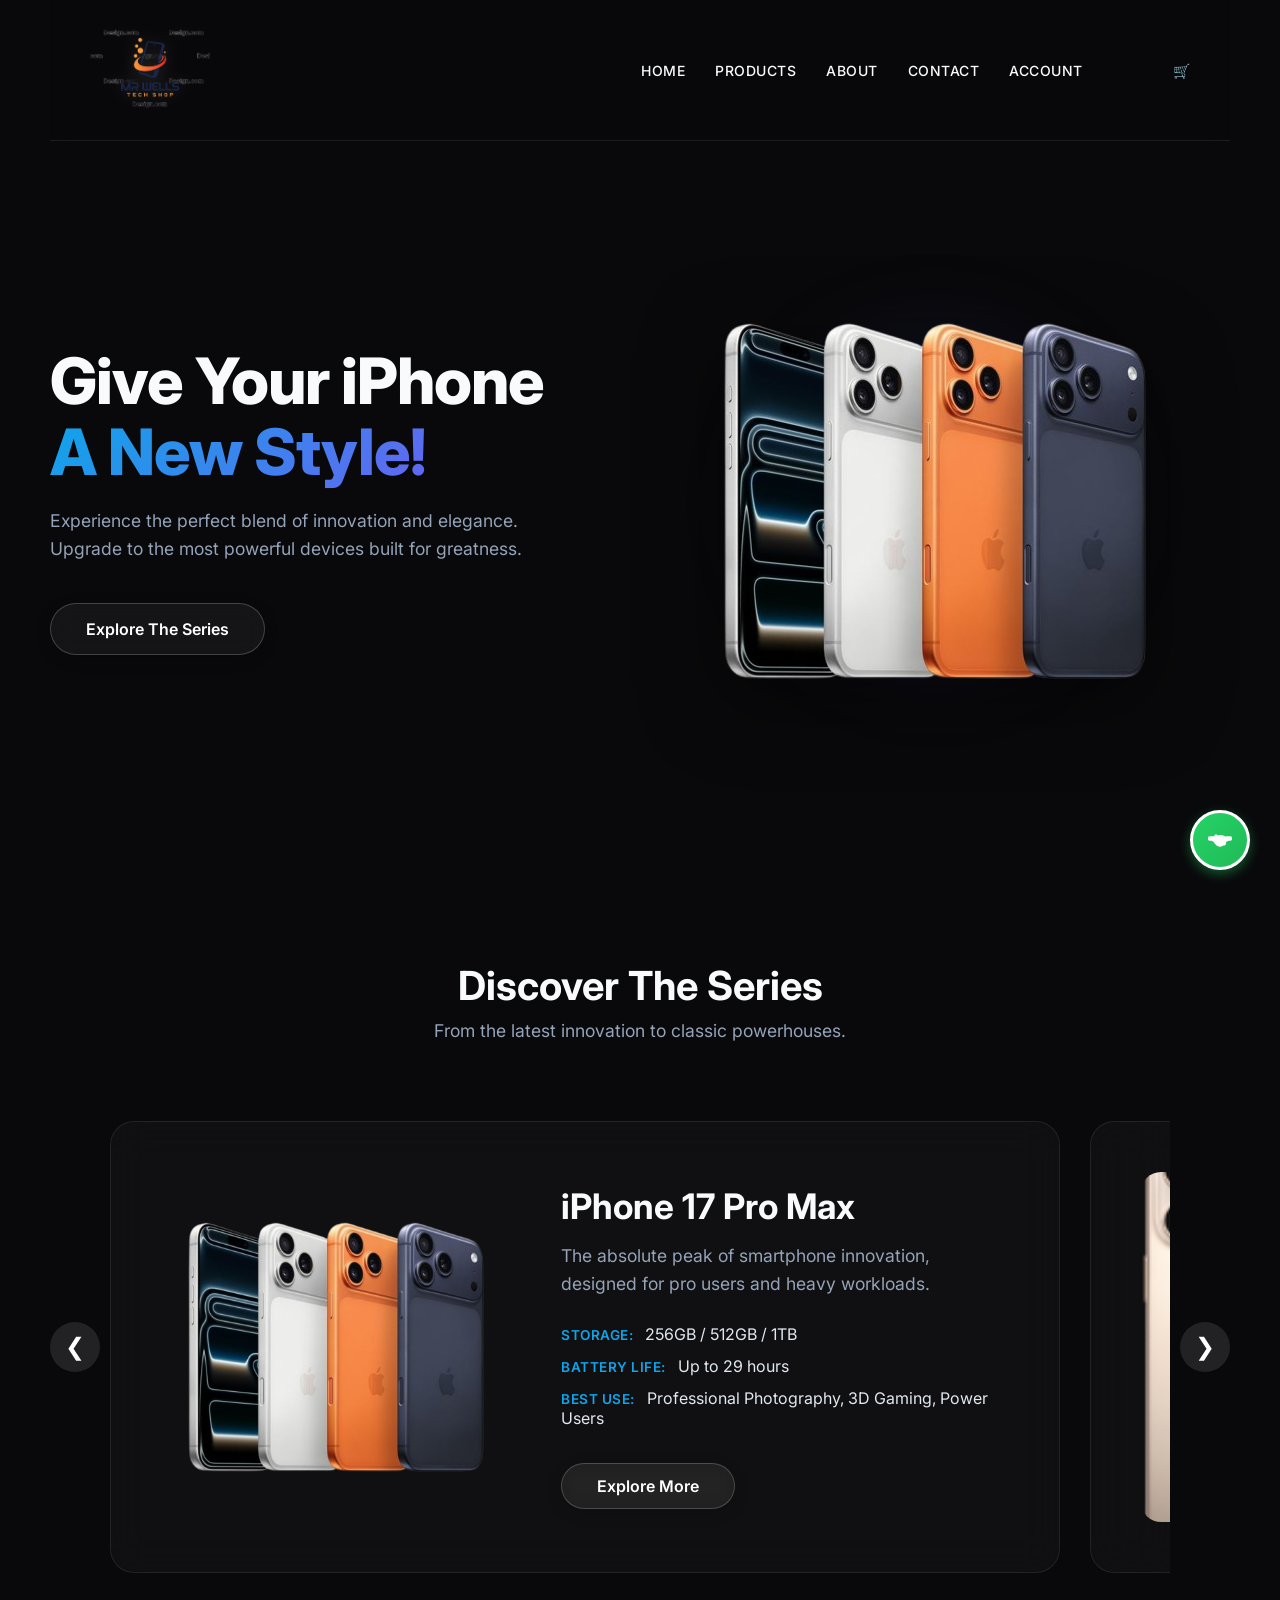
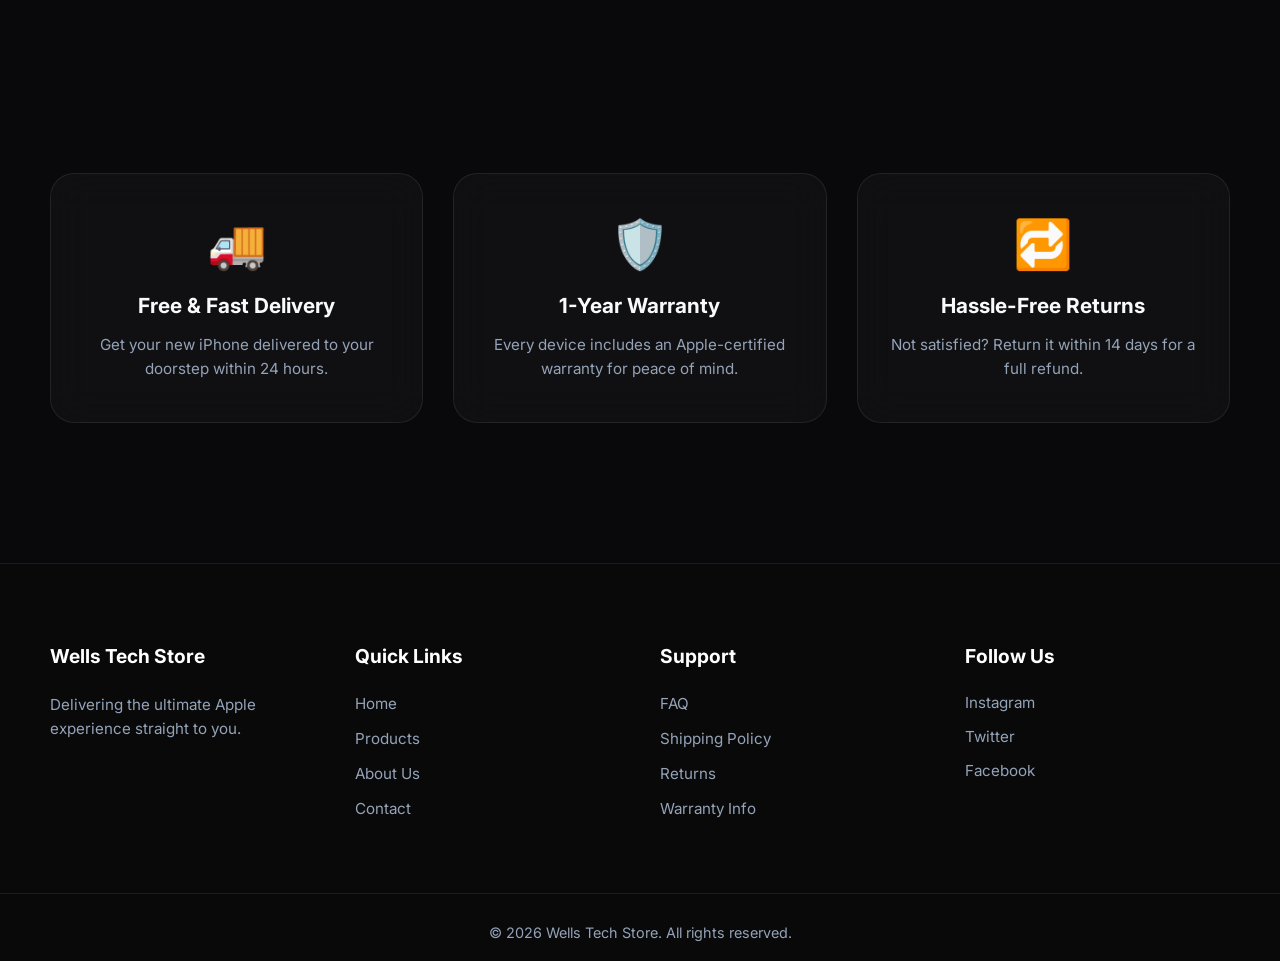
<file: index.html>
<!doctype html>
<html lang="en">
  <head>
    <meta charset="UTF-8" />
    <meta name="viewport" content="width=device-width, initial-scale=1.0" />
    <title>Wells Tech Store</title>
    <link rel="preconnect" href="https://fonts.googleapis.com">
    <link rel="preconnect" href="https://fonts.gstatic.com" crossorigin>
    <link href="https://fonts.googleapis.com/css2?family=Inter:wght@300;400;600;700;800&display=swap" rel="stylesheet">
    <link rel="stylesheet" href="styles.css" />
  </head>
  <body>
    <div class="container">
      <div class="navbar">
        <div class="logo">
          <img src="./images/logo.png" width="120px" />
        </div>
        <nav>
          <ul id="nav-menu">
            <li><a href="index.html">Home</a></li>
            <li><a href="products.html">Products</a></li>
            <li><a href="about.html">About</a></li>
            <li><a href="contact.html">Contact</a></li>
            <li><a href="account.html">Account</a></li>
            <li>
              <a href="cart.html" class="cart-link">
                🛒
                <span class="cart-count" style="display: none;"></span>
              </a>
            </li>
          </ul>
          <div class="hamburger" id="hamburger">
            <span></span>
            <span></span>
            <span></span>
          </div>
        </nav>
      </div>
      <div class="row hero">
        <div class="col-2">
            <h1>Give Your iPhone<br> <span class="gradient-text">A New Style!</span></h1>
            <p>Experience the perfect blend of innovation and elegance. 
            Upgrade to the most powerful devices built for greatness.</p>
            <a href="#series" class="btn">Explore The Series</a>
        </div>
        <div class="col-2 hero-img-container">
           <div class="glow-orb"></div>
           <img src="./images/Apple_iPhone_17_Pro_Max_512GB_-_Deep_Blue-removebg-preview.png" alt="iPhone 16 Pro Max" class="hero-device">
        </div>
      </div>

      <!-- Carousel Section -->
      <div id="series" class="carousel-section">
        <div class="section-header">
            <h2>Discover The Series</h2>
            <p>From the latest innovation to classic powerhouses.</p>
        </div>
        <div class="carousel-container">
            <button class="carousel-btn prev">&#10094;</button>
            <div class="carousel-track">
                <!-- Carousel Item 1 -->
                <div class="large-carousel-item glass-card">
                    <img src="./images/Apple_iPhone_17_Pro_Max_512GB_-_Deep_Blue-removebg-preview.png" alt="iPhone 17 Pro Max">
                    <div class="large-item-info">
                        <h3>iPhone 17 Pro Max</h3>
                        <p class="desc">The absolute peak of smartphone innovation, designed for pro users and heavy workloads.</p>
                        <ul class="specs-list">
                            <li><span>Storage:</span> 256GB / 512GB / 1TB</li>
                            <li><span>Battery Life:</span> Up to 29 hours</li>
                            <li><span>Best Use:</span> Professional Photography, 3D Gaming, Power Users</li>
                        </ul>
                        <a href="products.html" class="buy-btn">Explore More</a>
                    </div>
                </div>
                <!-- Carousel Item 2 -->
                <div class="large-carousel-item glass-card">
                    <img src="./images/header_iphone_16_pro_max_rose_titanium_large.png" alt="iPhone 16 Pro Max">
                    <div class="large-item-info">
                        <h3>iPhone 16 Pro Max</h3>
                        <p class="desc">Forged in titanium. Incredibly strong and incredibly light. The ultimate device for creators.</p>
                        <ul class="specs-list">
                            <li><span>Storage:</span> 128GB / 256GB / 512GB</li>
                            <li><span>Battery Life:</span> Up to 27 hours</li>
                            <li><span>Best Use:</span> Content Creation, Videography, Daily Excellence</li>
                        </ul>
                        <a href="products.html" class="buy-btn">Explore More</a>
                    </div>
                </div>
                <!-- Carousel Item 3 -->
                <div class="large-carousel-item glass-card">
                    <img src="./images/header_iphone_16_plus_blue_large.png" alt="iPhone 16 Plus">
                    <div class="large-item-info">
                        <h3>iPhone 16 Plus</h3>
                        <p class="desc">More size. More fun. An expansive display coupled with incredibly long battery life.</p>
                        <ul class="specs-list">
                            <li><span>Storage:</span> 128GB / 256GB / 512GB</li>
                            <li><span>Battery Life:</span> Up to 26 hours</li>
                            <li><span>Best Use:</span> Streaming Movies, Social Media, Productivity</li>
                        </ul>
                        <a href="products.html" class="buy-btn">Explore More</a>
                    </div>
                </div>
                <!-- Carousel Item 4 -->
                <div class="large-carousel-item glass-card">
                    <img src="./images/iPhone-15-Sreries-removebg-preview.png" alt="iPhone 15 Series">
                    <div class="large-item-info">
                        <h3>iPhone 15 Series</h3>
                        <p class="desc">A huge leap forward. Featuring the Dynamic Island and an all-new 48MP Main camera.</p>
                        <ul class="specs-list">
                            <li><span>Storage:</span> 128GB / 256GB / 512GB</li>
                            <li><span>Battery Life:</span> Up to 20 hours</li>
                            <li><span>Best Use:</span> Essential Connectivity, Everyday Snaps, Great Value</li>
                        </ul>
                        <a href="products.html" class="buy-btn">Explore More</a>
                    </div>
                </div>
                <!-- Carousel Item 5 (Video) -->
                <div class="large-carousel-item glass-card">
                    <video src="./images/iPhone Air.mp4" autoplay loop muted playsinline></video>
                    <div class="large-item-info">
                        <h3>Introducing iPhone Air</h3>
                        <p class="desc">An exclusive concept preview. Astonishingly thin. Unbelievably capable.</p>
                        <ul class="specs-list">
                            <li><span>Coming Soon:</span> Be the first to know</li>
                            <li><span>Design:</span> Ultra-thin aerodynamic profile</li>
                            <li><span>Best Use:</span> Future enthusiasts, Portability</li>
                        </ul>
                        <a href="products.html" class="buy-btn">Stay Updated</a>
                    </div>
                </div>
                <!-- Carousel Item 6 (Video) -->
                <div class="large-carousel-item glass-card">
                    <video src="./images/iPhone 17 Pro and iPhone 17 Pro Max.mp4" autoplay loop muted playsinline></video>
                    <div class="large-item-info">
                        <h3>iPhone 17 Pro Series</h3>
                        <p class="desc">Watch the ultimate evolution of the pro line in action. Designed differently.</p>
                        <ul class="specs-list">
                            <li><span>Video Demo:</span> See it in motion</li>
                            <li><span>Performance:</span> Next-gen A-Series chip</li>
                            <li><span>Best Use:</span> Pro Cinematography</li>
                        </ul>
                        <a href="products.html" class="buy-btn">Explore More</a>
                    </div>
                </div>
            </div>
            <button class="carousel-btn next">&#10095;</button>
        </div>
      </div>

      <!-- Features Section -->
      <div class="features-section">
        <div class="feature-box glass-card">
            <div class="feature-icon">🚚</div>
            <h3>Free & Fast Delivery</h3>
            <p>Get your new iPhone delivered to your doorstep within 24 hours.</p>
        </div>
        <div class="feature-box glass-card">
            <div class="feature-icon">🛡️</div>
            <h3>1-Year Warranty</h3>
            <p>Every device includes an Apple-certified warranty for peace of mind.</p>
        </div>
        <div class="feature-box glass-card">
            <div class="feature-icon">🔁</div>
            <h3>Hassle-Free Returns</h3>
            <p>Not satisfied? Return it within 14 days for a full refund.</p>
        </div>
      </div>

    </div>

    <!-- Footer -->
    <footer>
        <div class="container footer-container">
            <div class="footer-col">
                <h3>Wells Tech Store</h3>
                <p>Delivering the ultimate Apple experience straight to you.</p>
            </div>
            <div class="footer-col">
                <h3>Quick Links</h3>
                <ul>
                    <li><a href="index.html">Home</a></li>
                    <li><a href="products.html">Products</a></li>
                    <li><a href="#">About Us</a></li>
                    <li><a href="#">Contact</a></li>
                </ul>
            </div>
            <div class="footer-col">
                <h3>Support</h3>
                <ul>
                    <li><a href="#">FAQ</a></li>
                    <li><a href="#">Shipping Policy</a></li>
                    <li><a href="#">Returns</a></li>
                    <li><a href="#">Warranty Info</a></li>
                </ul>
            </div>
            <div class="footer-col">
                <h3>Follow Us</h3>
                <div class="social-links">
                    <a href="#">Instagram</a>
                    <a href="#">Twitter</a>
                    <a href="#">Facebook</a>
                </div>
            </div>
        </div>
        <div class="footer-bottom">
            <p>&copy; 2026 Wells Tech Store. All rights reserved.</p>
        </div>
    </footer>

    <script>
      const track = document.querySelector('.carousel-track');
      const prevBtn = document.querySelector('.prev');
      const nextBtn = document.querySelector('.next');

      const scrollAmount = 1000;

      const scrollNext = () => {
          if (track.scrollLeft + track.clientWidth >= track.scrollWidth - 10) {
              track.scrollTo({ left: 0, behavior: 'smooth' });
          } else {
              track.scrollBy({ left: scrollAmount, behavior: 'smooth' });
          }
      };

      nextBtn.addEventListener('click', scrollNext);

      prevBtn.addEventListener('click', () => {
          if (track.scrollLeft <= 0) {
              track.scrollTo({ left: track.scrollWidth, behavior: 'smooth' });
          } else {
              track.scrollBy({ left: -scrollAmount, behavior: 'smooth' });
          }
      });

      let autoScroll = setInterval(scrollNext, 2000);

      track.addEventListener('mouseenter', () => clearInterval(autoScroll));
      track.addEventListener('mouseleave', () => {
          autoScroll = setInterval(scrollNext, 2000);
      });
    </script>
    
    <!-- WhatsApp Floating Button -->
    <a href="https://wa.me/971556516551?text=Hi%20Mr%20Wells!%20I%20have%20a%20question%20about%20your%20products" class="whatsapp-float" title="Chat with us on WhatsApp">
      <svg style="width: 24px; height: 24px; fill: white;" viewBox="0 0 24 24"><path d="M17.472 14.382c-.297-.149-1.758-.867-2.03-.967-.273-.099-.471-.148-.67.15-.197.297-.767.966-.94 1.164-.173.199-.347.223-.644.075-.297-.15-1.255-.463-2.39-1.475-.883-.788-1.48-1.761-1.653-2.059-.173-.297-.018-.458.13-.606.134-.133.298-.347.446-.52.149-.174.198-.298.298-.497.099-.198.05-.371-.025-.52-.075-.149-.669-1.612-.916-2.207-.242-.579-.487-.5-.67-.51-.173-.008-.371-.01-.57-.01-.198 0-.52.074-.792.372-.272.297-1.04 1.016-1.04 2.479 0 1.462 1.065 2.875 1.213 3.074.149.198 2.096 3.2 5.076 4.487.709.306 1.262.489 1.694.625.712.227 1.36.195 1.871.118.571-.085 1.758-.719 2.006-1.413.248-.694.248-1.289.173-1.413-.074-.124-.272-.198-.57-.347m-5.421-7.403h-.004a9.87 9.87 0 00-4.955 1.312l-.355.214-.368-.067c-1.396-.233-2.734-.235-4.026-.07-.846.108-1.657.231-2.43.36-.389.063-.661.464-.661.9v.906c0 .566.29 1.07.736 1.412.59.448 1.355.622 2.091.753.329.052.648.107.953.157.303.048.586.135.873.237l.744.272c.613.265 1.156.744 1.584 1.418.823 1.305 2.007 2.542 3.287 3.315.656.408 1.534.645 2.503.645.968 0 1.846-.237 2.502-.645 1.28-.773 2.464-2.01 3.287-3.315.428-.674.971-1.153 1.584-1.418l.744-.272c.287-.102.57-.189.873-.237.305-.05.624-.105.953-.157.736-.131 1.501-.305 2.091-.753.446-.342.736-.846.736-1.412v-.906c0-.436-.272-.837-.661-.9-.773-.129-1.584-.252-2.43-.36-1.292-.165-2.63-.163-4.026.07l-.368.067-.355-.214a9.87 9.87 0 00-4.955-1.312z"/></svg>
    </a>
    <script src="cart.js"></script>
    <script>
      // Hamburger Menu Toggle
      const hamburger = document.getElementById('hamburger');
      const navMenu = document.getElementById('nav-menu');

      hamburger.addEventListener('click', () => {
        hamburger.classList.toggle('active');
        navMenu.classList.toggle('active');
      });

      // Close menu when clicking a link
      navMenu.addEventListener('click', (e) => {
        if (e.target.tagName === 'A') {
          hamburger.classList.remove('active');
          navMenu.classList.remove('active');
        }
      });
    </script>
  </body>
</html>
</file>
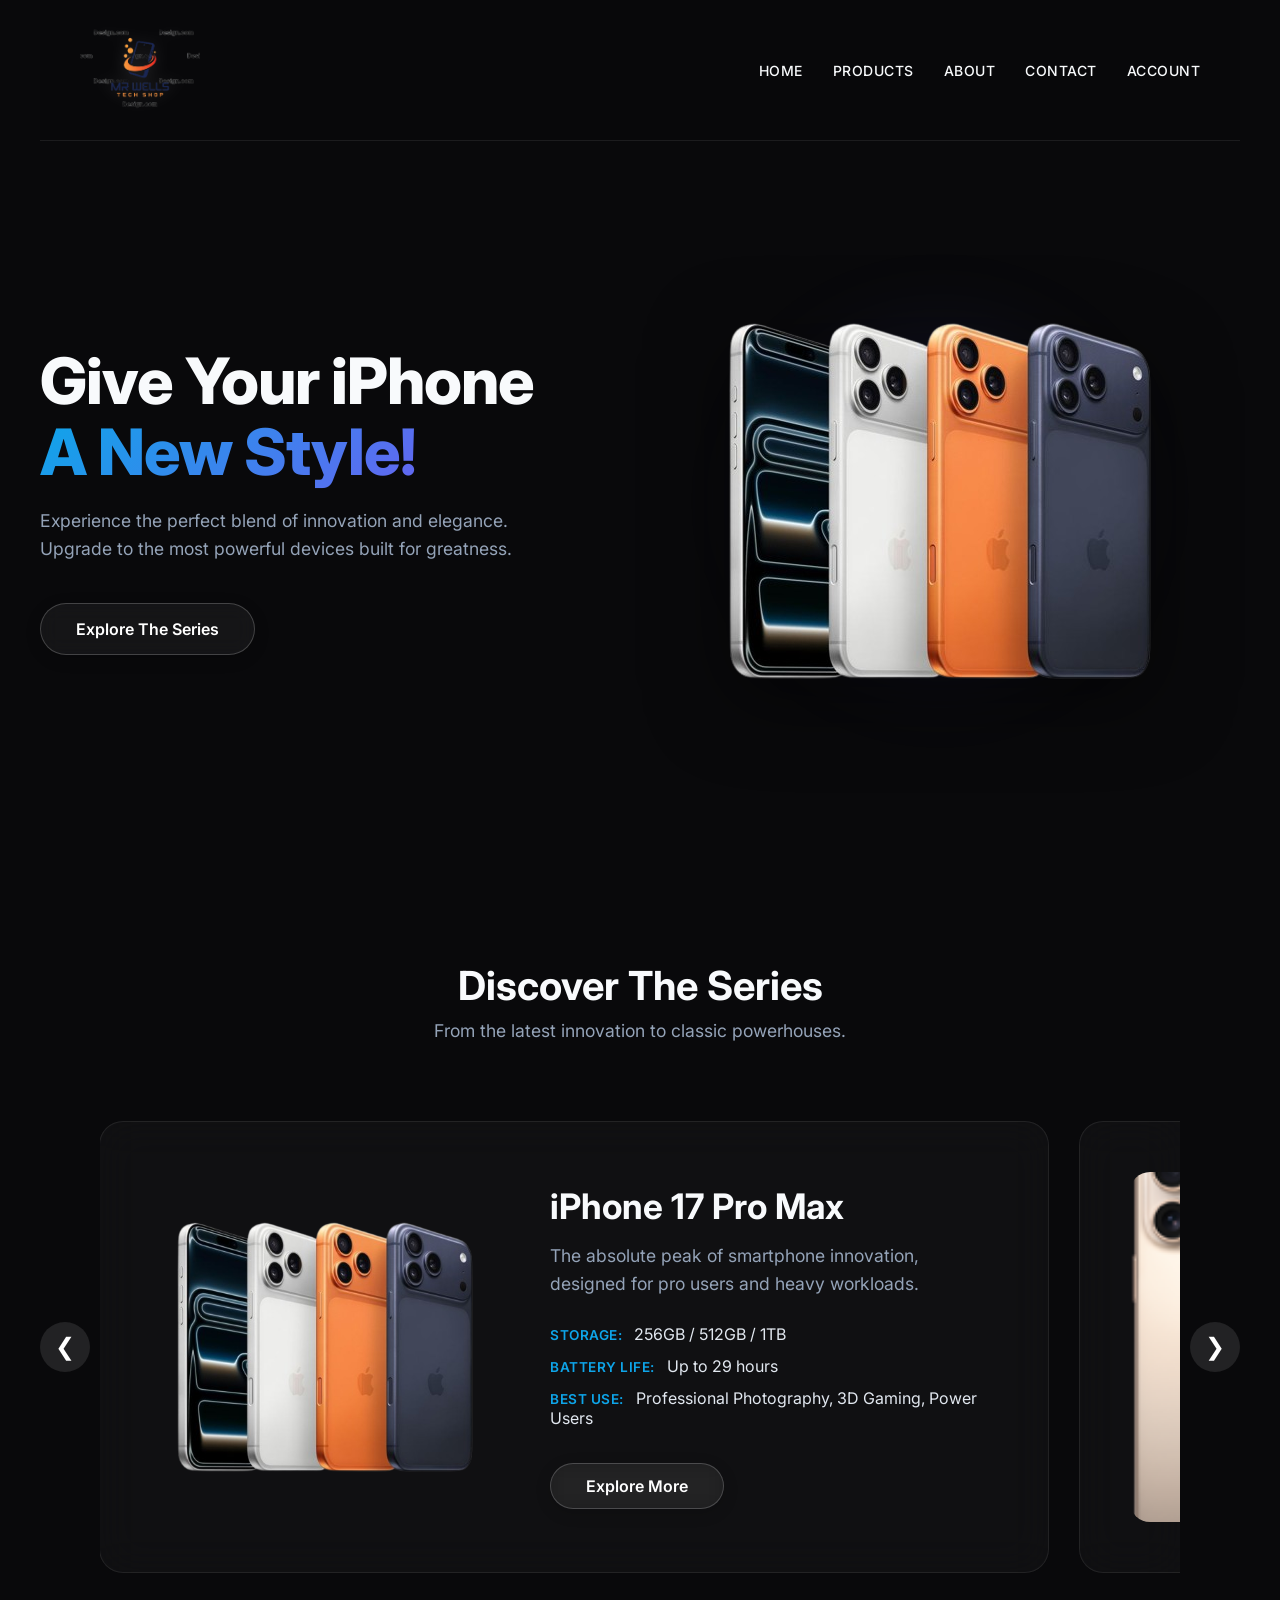
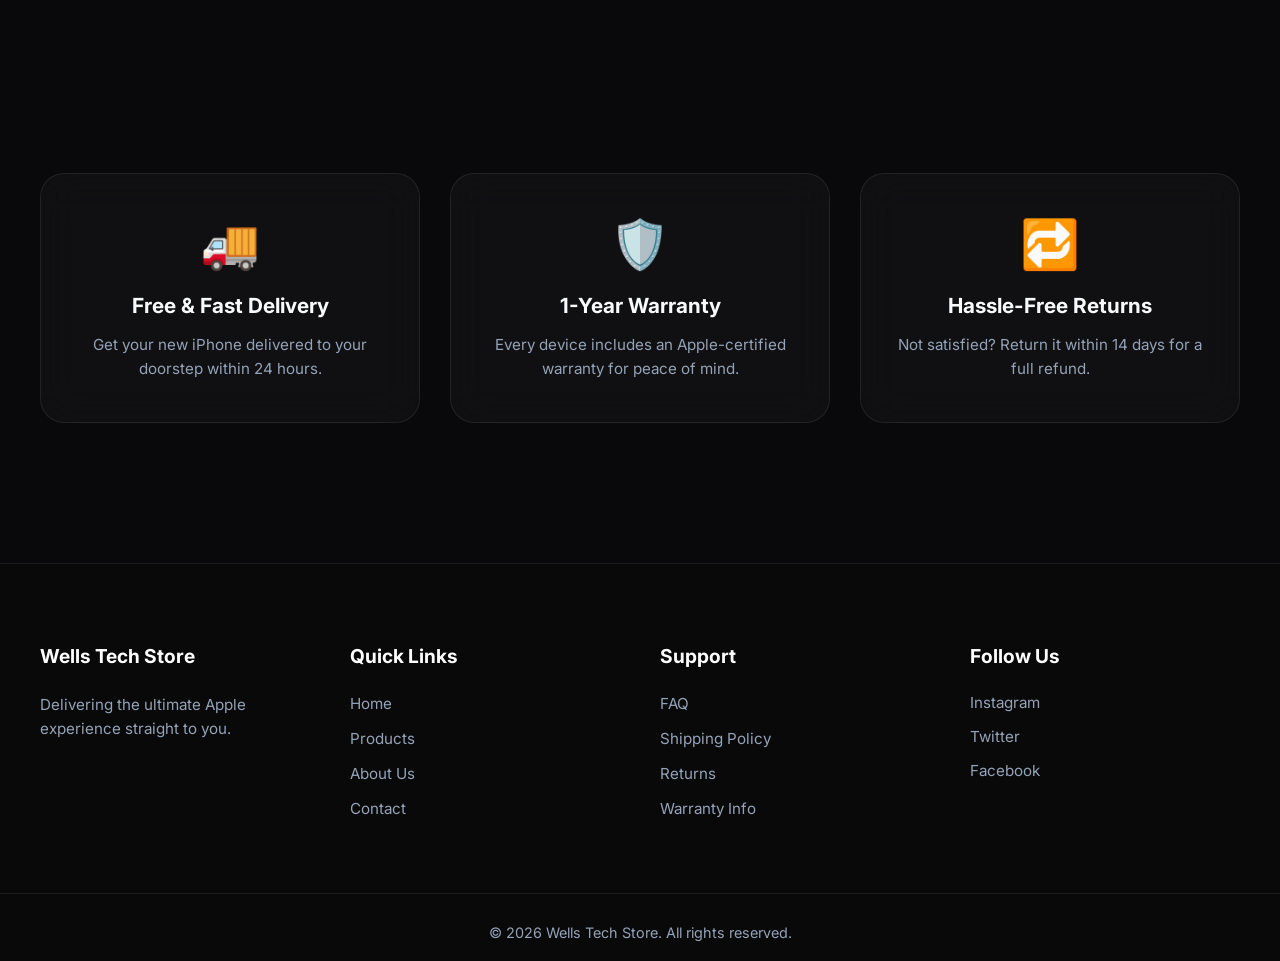
<file: Iphone Sales/index.html>
<!doctype html>
<html lang="en">
  <head>
    <meta charset="UTF-8" />
    <meta name="viewport" content="width=device-width, initial-scale=1.0" />
    <title>Wells Tech Store</title>
    <link rel="preconnect" href="https://fonts.googleapis.com">
    <link rel="preconnect" href="https://fonts.gstatic.com" crossorigin>
    <link href="https://fonts.googleapis.com/css2?family=Inter:wght@300;400;600;700;800&display=swap" rel="stylesheet">
    <link rel="stylesheet" href="styles.css" />
  </head>
  <body>
    <div class="container">
      <div class="navbar">
        <div class="logo">
          <img src="./images/logo.png" width="120px" />
        </div>
        <nav>
          <ul>
            <li><a href="index.html">Home</a></li>
            <li><a href="products.html">Products</a></li>
            <li><a href="#">About</a></li>
            <li><a href="#">Contact</a></li>
            <li><a href="#">Account</a></li>
          </ul>
        </nav>
      </div>
      <div class="row hero">
        <div class="col-2">
            <h1>Give Your iPhone<br> <span class="gradient-text">A New Style!</span></h1>
            <p>Experience the perfect blend of innovation and elegance. 
            Upgrade to the most powerful devices built for greatness.</p>
            <a href="#series" class="btn">Explore The Series</a>
        </div>
        <div class="col-2 hero-img-container">
           <div class="glow-orb"></div>
           <img src="./images/Apple_iPhone_17_Pro_Max_512GB_-_Deep_Blue-removebg-preview.png" alt="iPhone 16 Pro Max" class="hero-device">
        </div>
      </div>

      <!-- Carousel Section -->
      <div id="series" class="carousel-section">
        <div class="section-header">
            <h2>Discover The Series</h2>
            <p>From the latest innovation to classic powerhouses.</p>
        </div>
        <div class="carousel-container">
            <button class="carousel-btn prev">&#10094;</button>
            <div class="carousel-track">
                <!-- Carousel Item 1 -->
                <div class="large-carousel-item glass-card">
                    <img src="./images/Apple_iPhone_17_Pro_Max_512GB_-_Deep_Blue-removebg-preview.png" alt="iPhone 17 Pro Max">
                    <div class="large-item-info">
                        <h3>iPhone 17 Pro Max</h3>
                        <p class="desc">The absolute peak of smartphone innovation, designed for pro users and heavy workloads.</p>
                        <ul class="specs-list">
                            <li><span>Storage:</span> 256GB / 512GB / 1TB</li>
                            <li><span>Battery Life:</span> Up to 29 hours</li>
                            <li><span>Best Use:</span> Professional Photography, 3D Gaming, Power Users</li>
                        </ul>
                        <a href="products.html" class="buy-btn">Explore More</a>
                    </div>
                </div>
                <!-- Carousel Item 2 -->
                <div class="large-carousel-item glass-card">
                    <img src="./images/header_iphone_16_pro_max_rose_titanium_large.png" alt="iPhone 16 Pro Max">
                    <div class="large-item-info">
                        <h3>iPhone 16 Pro Max</h3>
                        <p class="desc">Forged in titanium. Incredibly strong and incredibly light. The ultimate device for creators.</p>
                        <ul class="specs-list">
                            <li><span>Storage:</span> 128GB / 256GB / 512GB</li>
                            <li><span>Battery Life:</span> Up to 27 hours</li>
                            <li><span>Best Use:</span> Content Creation, Videography, Daily Excellence</li>
                        </ul>
                        <a href="products.html" class="buy-btn">Explore More</a>
                    </div>
                </div>
                <!-- Carousel Item 3 -->
                <div class="large-carousel-item glass-card">
                    <img src="./images/header_iphone_16_plus_blue_large.png" alt="iPhone 16 Plus">
                    <div class="large-item-info">
                        <h3>iPhone 16 Plus</h3>
                        <p class="desc">More size. More fun. An expansive display coupled with incredibly long battery life.</p>
                        <ul class="specs-list">
                            <li><span>Storage:</span> 128GB / 256GB / 512GB</li>
                            <li><span>Battery Life:</span> Up to 26 hours</li>
                            <li><span>Best Use:</span> Streaming Movies, Social Media, Productivity</li>
                        </ul>
                        <a href="products.html" class="buy-btn">Explore More</a>
                    </div>
                </div>
                <!-- Carousel Item 4 -->
                <div class="large-carousel-item glass-card">
                    <img src="./images/iPhone-15-Sreries-removebg-preview.png" alt="iPhone 15 Series">
                    <div class="large-item-info">
                        <h3>iPhone 15 Series</h3>
                        <p class="desc">A huge leap forward. Featuring the Dynamic Island and an all-new 48MP Main camera.</p>
                        <ul class="specs-list">
                            <li><span>Storage:</span> 128GB / 256GB / 512GB</li>
                            <li><span>Battery Life:</span> Up to 20 hours</li>
                            <li><span>Best Use:</span> Essential Connectivity, Everyday Snaps, Great Value</li>
                        </ul>
                        <a href="products.html" class="buy-btn">Explore More</a>
                    </div>
                </div>
                <!-- Carousel Item 5 (Video) -->
                <div class="large-carousel-item glass-card">
                    <video src="./images/iPhone Air.mp4" autoplay loop muted playsinline></video>
                    <div class="large-item-info">
                        <h3>Introducing iPhone Air</h3>
                        <p class="desc">An exclusive concept preview. Astonishingly thin. Unbelievably capable.</p>
                        <ul class="specs-list">
                            <li><span>Coming Soon:</span> Be the first to know</li>
                            <li><span>Design:</span> Ultra-thin aerodynamic profile</li>
                            <li><span>Best Use:</span> Future enthusiasts, Portability</li>
                        </ul>
                        <a href="products.html" class="buy-btn">Stay Updated</a>
                    </div>
                </div>
                <!-- Carousel Item 6 (Video) -->
                <div class="large-carousel-item glass-card">
                    <video src="./images/iPhone 17 Pro and iPhone 17 Pro Max.mp4" autoplay loop muted playsinline></video>
                    <div class="large-item-info">
                        <h3>iPhone 17 Pro Series</h3>
                        <p class="desc">Watch the ultimate evolution of the pro line in action. Designed differently.</p>
                        <ul class="specs-list">
                            <li><span>Video Demo:</span> See it in motion</li>
                            <li><span>Performance:</span> Next-gen A-Series chip</li>
                            <li><span>Best Use:</span> Pro Cinematography</li>
                        </ul>
                        <a href="products.html" class="buy-btn">Explore More</a>
                    </div>
                </div>
            </div>
            <button class="carousel-btn next">&#10095;</button>
        </div>
      </div>

      <!-- Features Section -->
      <div class="features-section">
        <div class="feature-box glass-card">
            <div class="feature-icon">🚚</div>
            <h3>Free & Fast Delivery</h3>
            <p>Get your new iPhone delivered to your doorstep within 24 hours.</p>
        </div>
        <div class="feature-box glass-card">
            <div class="feature-icon">🛡️</div>
            <h3>1-Year Warranty</h3>
            <p>Every device includes an Apple-certified warranty for peace of mind.</p>
        </div>
        <div class="feature-box glass-card">
            <div class="feature-icon">🔁</div>
            <h3>Hassle-Free Returns</h3>
            <p>Not satisfied? Return it within 14 days for a full refund.</p>
        </div>
      </div>

    </div>

    <!-- Footer -->
    <footer>
        <div class="container footer-container">
            <div class="footer-col">
                <h3>Wells Tech Store</h3>
                <p>Delivering the ultimate Apple experience straight to you.</p>
            </div>
            <div class="footer-col">
                <h3>Quick Links</h3>
                <ul>
                    <li><a href="index.html">Home</a></li>
                    <li><a href="products.html">Products</a></li>
                    <li><a href="#">About Us</a></li>
                    <li><a href="#">Contact</a></li>
                </ul>
            </div>
            <div class="footer-col">
                <h3>Support</h3>
                <ul>
                    <li><a href="#">FAQ</a></li>
                    <li><a href="#">Shipping Policy</a></li>
                    <li><a href="#">Returns</a></li>
                    <li><a href="#">Warranty Info</a></li>
                </ul>
            </div>
            <div class="footer-col">
                <h3>Follow Us</h3>
                <div class="social-links">
                    <a href="#">Instagram</a>
                    <a href="#">Twitter</a>
                    <a href="#">Facebook</a>
                </div>
            </div>
        </div>
        <div class="footer-bottom">
            <p>&copy; 2026 Wells Tech Store. All rights reserved.</p>
        </div>
    </footer>

    <script>
      const track = document.querySelector('.carousel-track');
      const prevBtn = document.querySelector('.prev');
      const nextBtn = document.querySelector('.next');

      const scrollAmount = 1000;

      const scrollNext = () => {
          if (track.scrollLeft + track.clientWidth >= track.scrollWidth - 10) {
              track.scrollTo({ left: 0, behavior: 'smooth' });
          } else {
              track.scrollBy({ left: scrollAmount, behavior: 'smooth' });
          }
      };

      nextBtn.addEventListener('click', scrollNext);

      prevBtn.addEventListener('click', () => {
          if (track.scrollLeft <= 0) {
              track.scrollTo({ left: track.scrollWidth, behavior: 'smooth' });
          } else {
              track.scrollBy({ left: -scrollAmount, behavior: 'smooth' });
          }
      });

      let autoScroll = setInterval(scrollNext, 2000);

      track.addEventListener('mouseenter', () => clearInterval(autoScroll));
      track.addEventListener('mouseleave', () => {
          autoScroll = setInterval(scrollNext, 2000);
      });
    </script>
  </body>
</html>
</file>
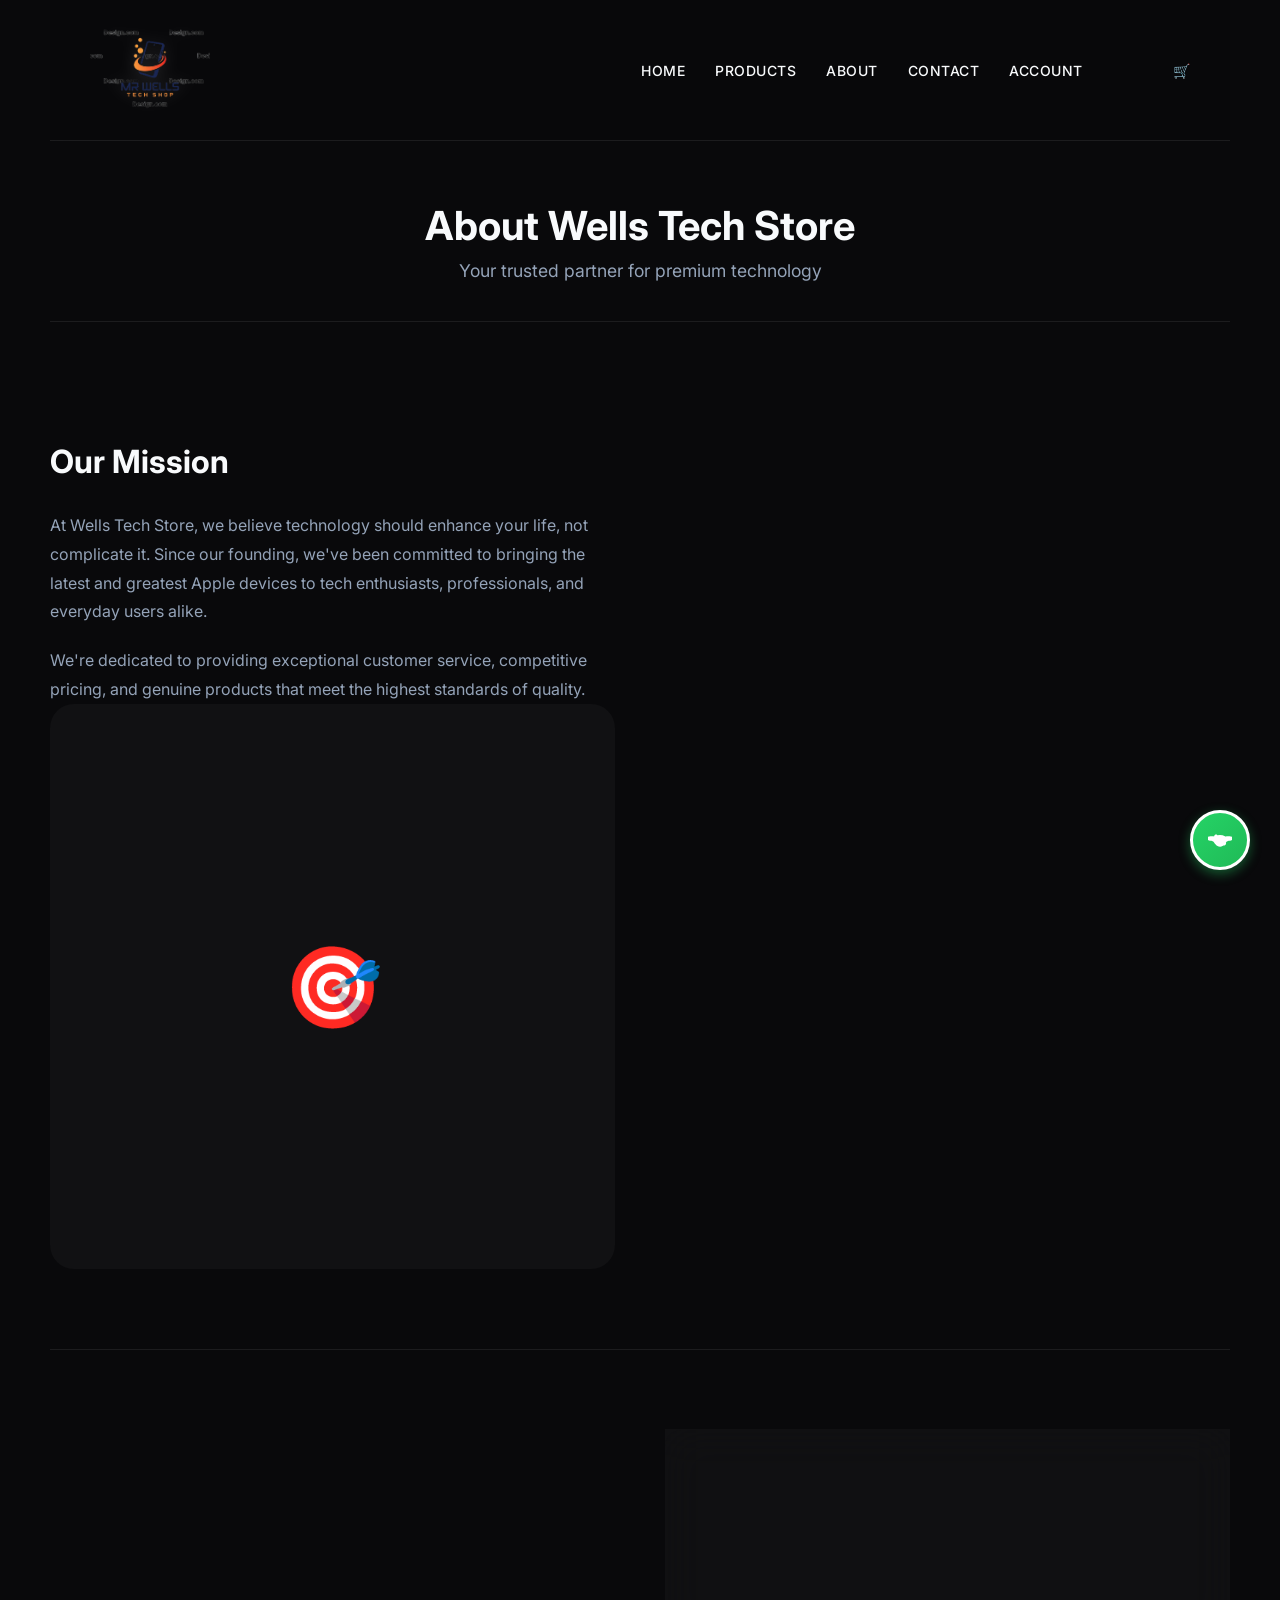
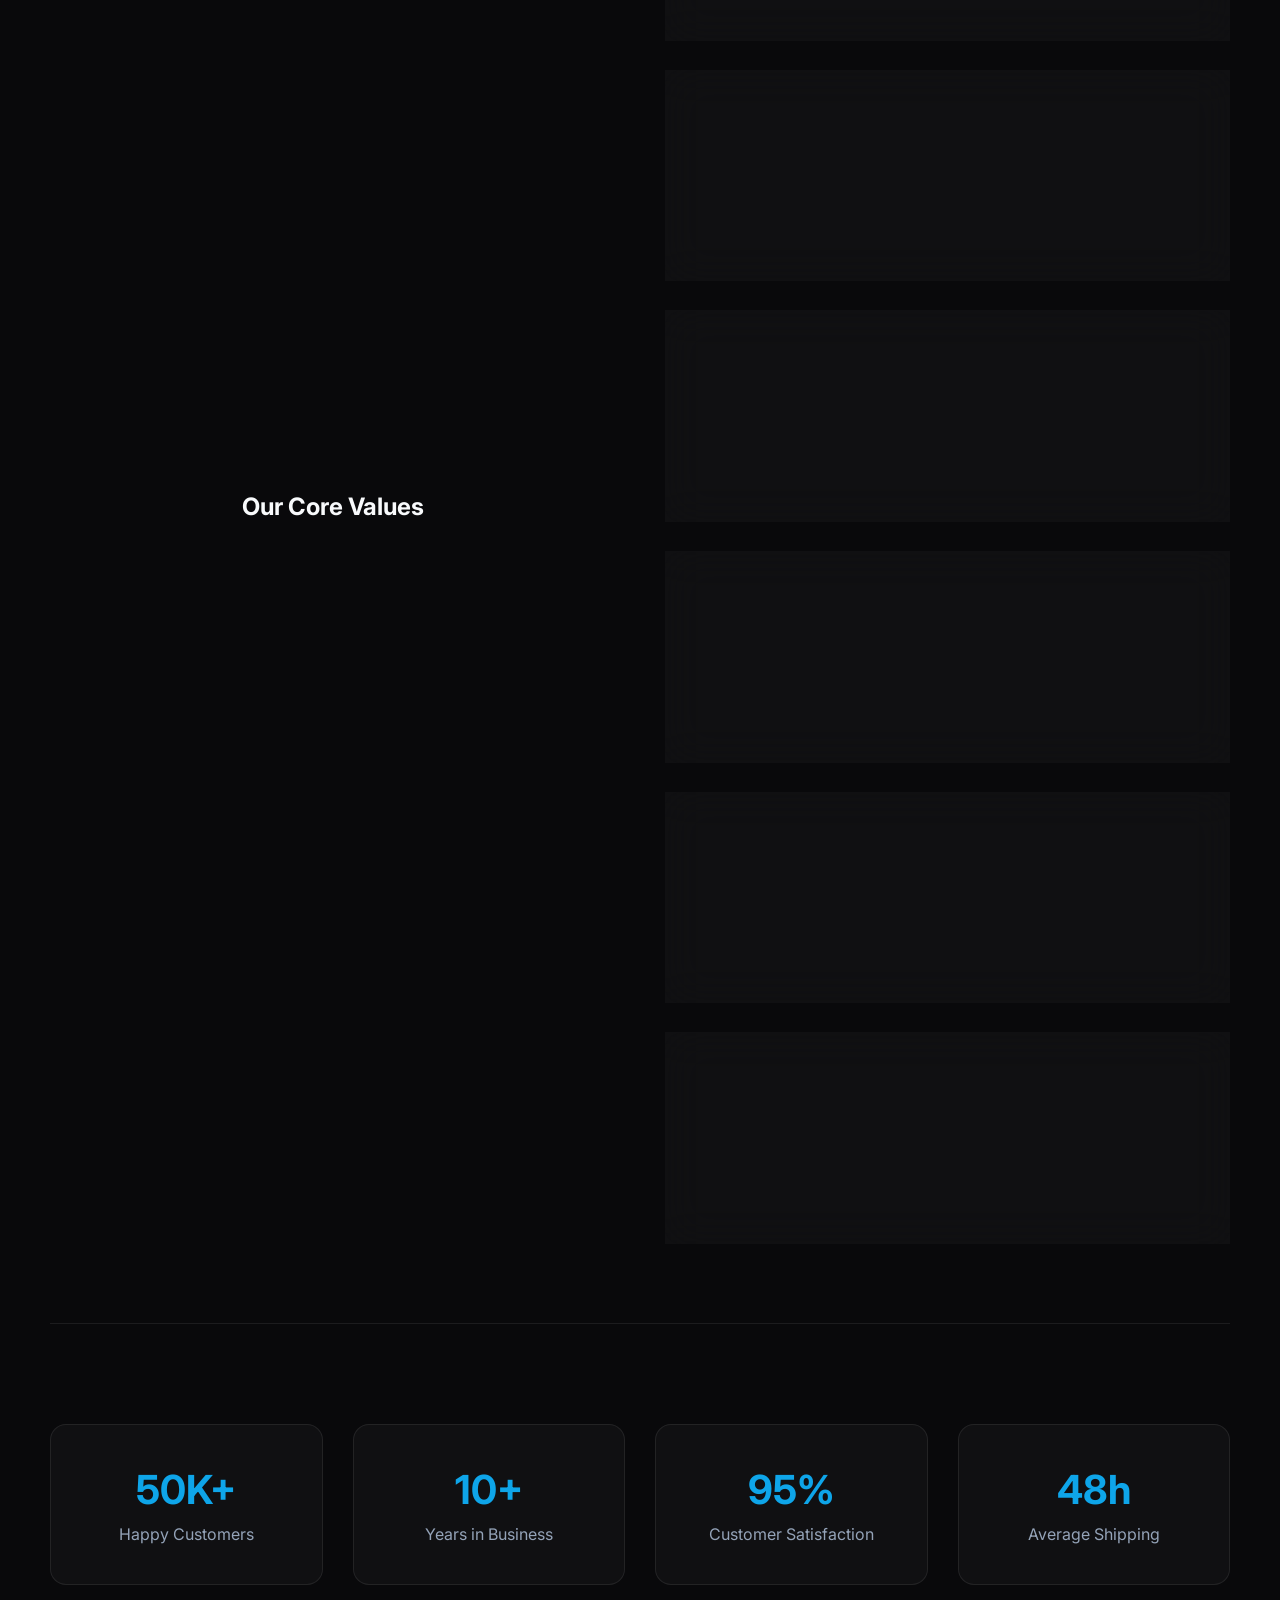
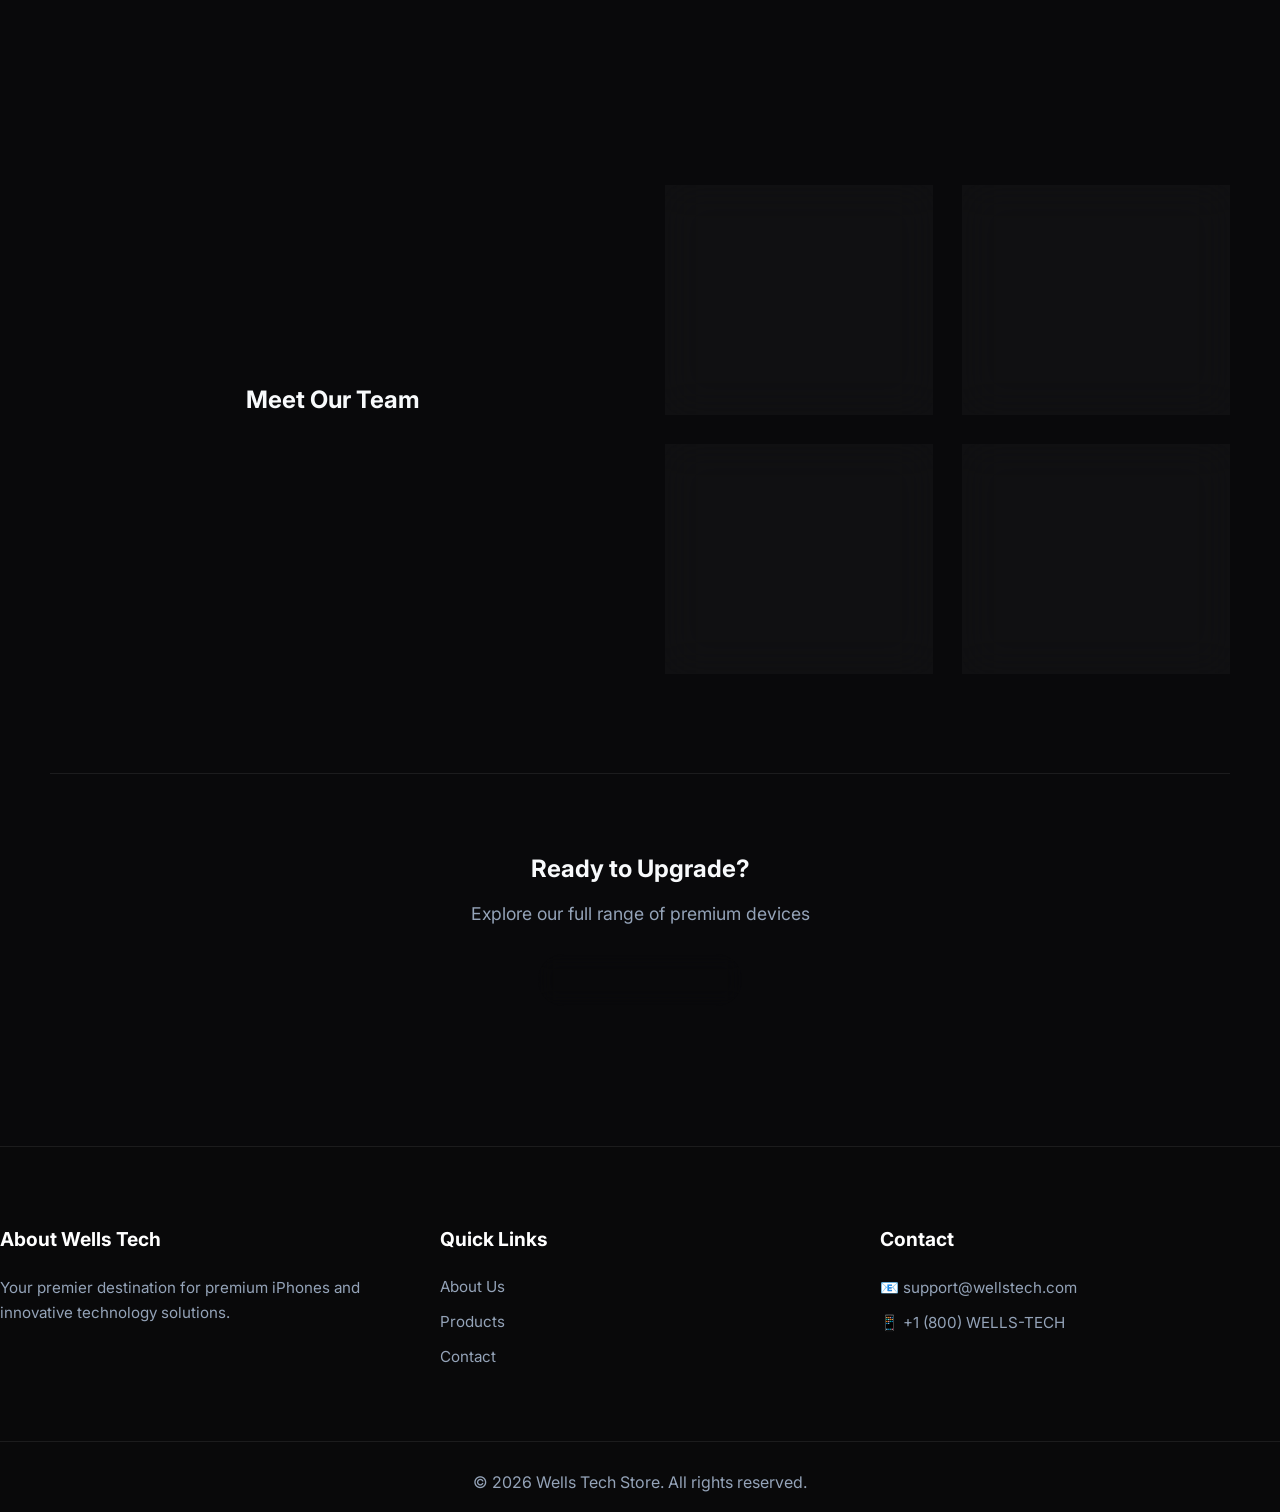
<file: about.html>
<!doctype html>
<html lang="en">
  <head>
    <meta charset="UTF-8" />
    <meta name="viewport" content="width=device-width, initial-scale=1.0" />
    <title>About Us - Wells Tech Store</title>
    <link rel="preconnect" href="https://fonts.googleapis.com">
    <link rel="preconnect" href="https://fonts.gstatic.com" crossorigin>
    <link href="https://fonts.googleapis.com/css2?family=Inter:wght@300;400;600;700;800&display=swap" rel="stylesheet">
    <link rel="stylesheet" href="styles.css" />
  </head>
  <body>
    <div class="container">
      <!-- Navbar -->
      <div class="navbar">
        <div class="logo">
          <img src="./images/logo.png" width="120px" alt="Wells Tech Logo" />
        </div>
        <nav>
          <ul id="nav-menu">
            <li><a href="index.html">Home</a></li>
            <li><a href="products.html">Products</a></li>
            <li><a href="about.html">About</a></li>
            <li><a href="contact.html">Contact</a></li>
            <li><a href="account.html">Account</a></li>
            <li>
              <a href="cart.html" class="cart-link">
                🛒
                <span class="cart-count" style="display: none;"></span>
              </a>
            </li>
          </ul>
          <div class="hamburger" id="hamburger">
            <span></span>
            <span></span>
            <span></span>
          </div>
        </nav>
      </div>

      <!-- Page Header -->
      <div class="about-header">
        <h1>About Wells Tech Store</h1>
        <p>Your trusted partner for premium technology</p>
      </div>

      <!-- Mission Section -->
      <section class="about-section">
        <div class="about-content">
          <div class="about-text">
            <h2>Our Mission</h2>
            <p>At Wells Tech Store, we believe technology should enhance your life, not complicate it. Since our founding, we've been committed to bringing the latest and greatest Apple devices to tech enthusiasts, professionals, and everyday users alike.</p>
            <p>We're dedicated to providing exceptional customer service, competitive pricing, and genuine products that meet the highest standards of quality.</p>
          </div>
          <div class="about-image">
            <div style="width: 100%; aspect-ratio: 1; background: var(--card-bg); border-radius: 24px; display: flex; align-items: center; justify-content: center; font-size: 5rem;">🎯</div>
          </div>
        </div>
      </section>

      <!-- Values Section -->
      <section class="about-section">
        <h2 style="text-align: center; margin-bottom: 60px;">Our Core Values</h2>
        <div class="values-grid">
          <div class="value-card glass-card">
            <div class="value-icon">✨</div>
            <h3>Quality First</h3>
            <p>We only stock certified, authentic Apple products and provide comprehensive warranties.</p>
          </div>
          <div class="value-card glass-card">
            <div class="value-icon">👥</div>
            <h3>Customer Focused</h3>
            <p>Your satisfaction is our priority. We offer expert advice and dedicated support.</p>
          </div>
          <div class="value-card glass-card">
            <div class="value-icon">💡</div>
            <h3>Innovation Driven</h3>
            <p>We stay ahead of technology trends to bring you the latest innovations.</p>
          </div>
          <div class="value-card glass-card">
            <div class="value-icon">🤝</div>
            <h3>Transparency</h3>
            <p>Clear pricing, honest product descriptions, and transparent business practices.</p>
          </div>
          <div class="value-card glass-card">
            <div class="value-icon">🚀</div>
            <h3>Fast Service</h3>
            <p>Quick shipping, rapid support responses, and efficient problem resolution.</p>
          </div>
          <div class="value-card glass-card">
            <div class="value-icon">🌍</div>
            <h3>Sustainability</h3>
            <p>We're committed to eco-friendly practices and responsible technology disposal.</p>
          </div>
        </div>
      </section>

      <!-- Stats Section -->
      <section class="stats-section">
        <div class="stat-card">
          <div class="stat-number">50K+</div>
          <div class="stat-label">Happy Customers</div>
        </div>
        <div class="stat-card">
          <div class="stat-number">10+</div>
          <div class="stat-label">Years in Business</div>
        </div>
        <div class="stat-card">
          <div class="stat-number">95%</div>
          <div class="stat-label">Customer Satisfaction</div>
        </div>
        <div class="stat-card">
          <div class="stat-number">48h</div>
          <div class="stat-label">Average Shipping</div>
        </div>
      </section>

      <!-- Team Section -->
      <section class="about-section" style="padding: 100px 0;">
        <h2 style="text-align: center; margin-bottom: 60px;">Meet Our Team</h2>
        <div class="team-grid">
          <div class="team-member glass-card">
            <div class="member-avatar">👨💼</div>
            <h3>Maxwell Wells</h3>
            <p style="color: var(--text-muted);">Founder & CEO</p>
            <p style="font-size: 0.9rem; margin-top: 10px;">Passionate about technology and customer excellence.</p>
          </div>
          <div class="team-member glass-card">
            <div class="member-avatar">👩💼</div>
            <h3>Sarah Chen</h3>
            <p style="color: var(--text-muted);">Operations Manager</p>
            <p style="font-size: 0.9rem; margin-top: 10px;">Ensures smooth operations and customer satisfaction.</p>
          </div>
          <div class="team-member glass-card">
            <div class="member-avatar">👨💻</div>
            <h3>James Rodriguez</h3>
            <p style="color: var(--text-muted);">Tech Support Lead</p>
            <p style="font-size: 0.9rem; margin-top: 10px;">Expert troubleshooter and customer advocate.</p>
          </div>
          <div class="team-member glass-card">
            <div class="member-avatar">👩💻</div>
            <h3>Emily Zhang</h3>
            <p style="color: var(--text-muted);">Product Specialist</p>
            <p style="font-size: 0.9rem; margin-top: 10px;">In-depth knowledge of all our products.</p>
          </div>
        </div>
      </section>

      <!-- CTA Section -->
      <section style="padding: 80px 0; text-align: center;">
        <h2 style="margin-bottom: 20px;">Ready to Upgrade?</h2>
        <p style="color: var(--text-muted); font-size: 1.1rem; margin-bottom: 30px;">Explore our full range of premium devices</p>
        <a href="products.html" class="btn">Browse Products</a>
      </section>
    </div>

    <!-- Footer -->
    <footer>
      <div class="footer-container">
        <div class="footer-col">
          <h3>About Wells Tech</h3>
          <p>Your premier destination for premium iPhones and innovative technology solutions.</p>
        </div>
        <div class="footer-col">
          <h3>Quick Links</h3>
          <ul style="list-style: none;">
            <li><a href="about.html" style="color: var(--text-muted); text-decoration: none;">About Us</a></li>
            <li><a href="products.html" style="color: var(--text-muted); text-decoration: none;">Products</a></li>
            <li><a href="contact.html" style="color: var(--text-muted); text-decoration: none;">Contact</a></li>
          </ul>
        </div>
        <div class="footer-col">
          <h3>Contact</h3>
          <p style="color: var(--text-muted); margin-bottom: 10px;">📧 support@wellstech.com</p>
          <p style="color: var(--text-muted);">📱 +1 (800) WELLS-TECH</p>
        </div>
      </div>
      <div style="border-top: 1px solid var(--card-border); padding-top: 30px; text-align: center; color: var(--text-muted);">
        <p>&copy; 2026 Wells Tech Store. All rights reserved.</p>
      </div>
    </footer>

    <!-- WhatsApp Floating Button -->
    <a href="https://wa.me/971556516551?text=Hi%20Mr%20Wells!%20I%20have%20a%20question%20about%20your%20products" class="whatsapp-float" title="Chat with us on WhatsApp">
      <svg style="width: 24px; height: 24px; fill: white;" viewBox="0 0 24 24"><path d="M17.472 14.382c-.297-.149-1.758-.867-2.03-.967-.273-.099-.471-.148-.67.15-.197.297-.767.966-.94 1.164-.173.199-.347.223-.644.075-.297-.15-1.255-.463-2.39-1.475-.883-.788-1.48-1.761-1.653-2.059-.173-.297-.018-.458.13-.606.134-.133.298-.347.446-.52.149-.174.198-.298.298-.497.099-.198.05-.371-.025-.52-.075-.149-.669-1.612-.916-2.207-.242-.579-.487-.5-.67-.51-.173-.008-.371-.01-.57-.01-.198 0-.52.074-.792.372-.272.297-1.04 1.016-1.04 2.479 0 1.462 1.065 2.875 1.213 3.074.149.198 2.096 3.2 5.076 4.487.709.306 1.262.489 1.694.625.712.227 1.36.195 1.871.118.571-.085 1.758-.719 2.006-1.413.248-.694.248-1.289.173-1.413-.074-.124-.272-.198-.57-.347m-5.421-7.403h-.004a9.87 9.87 0 00-4.955 1.312l-.355.214-.368-.067c-1.396-.233-2.734-.235-4.026-.07-.846.108-1.657.231-2.43.36-.389.063-.661.464-.661.9v.906c0 .566.29 1.07.736 1.412.59.448 1.355.622 2.091.753.329.052.648.107.953.157.303.048.586.135.873.237l.744.272c.613.265 1.156.744 1.584 1.418.823 1.305 2.007 2.542 3.287 3.315.656.408 1.534.645 2.503.645.968 0 1.846-.237 2.502-.645 1.28-.773 2.464-2.01 3.287-3.315.428-.674.971-1.153 1.584-1.418l.744-.272c.287-.102.57-.189.873-.237.305-.05.624-.105.953-.157.736-.131 1.501-.305 2.091-.753.446-.342.736-.846.736-1.412v-.906c0-.436-.272-.837-.661-.9-.773-.129-1.584-.252-2.43-.36-1.292-.165-2.63-.163-4.026.07l-.368.067-.355-.214a9.87 9.87 0 00-4.955-1.312z"/></svg>
    </a>

    <script src="cart.js"></script>
    <script>
      // Hamburger Menu Toggle
      const hamburger = document.getElementById('hamburger');
      const navMenu = document.getElementById('nav-menu');

      hamburger.addEventListener('click', () => {
        hamburger.classList.toggle('active');
        navMenu.classList.toggle('active');
      });

      // Close menu when clicking a link
      navMenu.addEventListener('click', (e) => {
        if (e.target.tagName === 'A') {
          hamburger.classList.remove('active');
          navMenu.classList.remove('active');
        }
      });
    </script>
  </body>
</html>
</file>
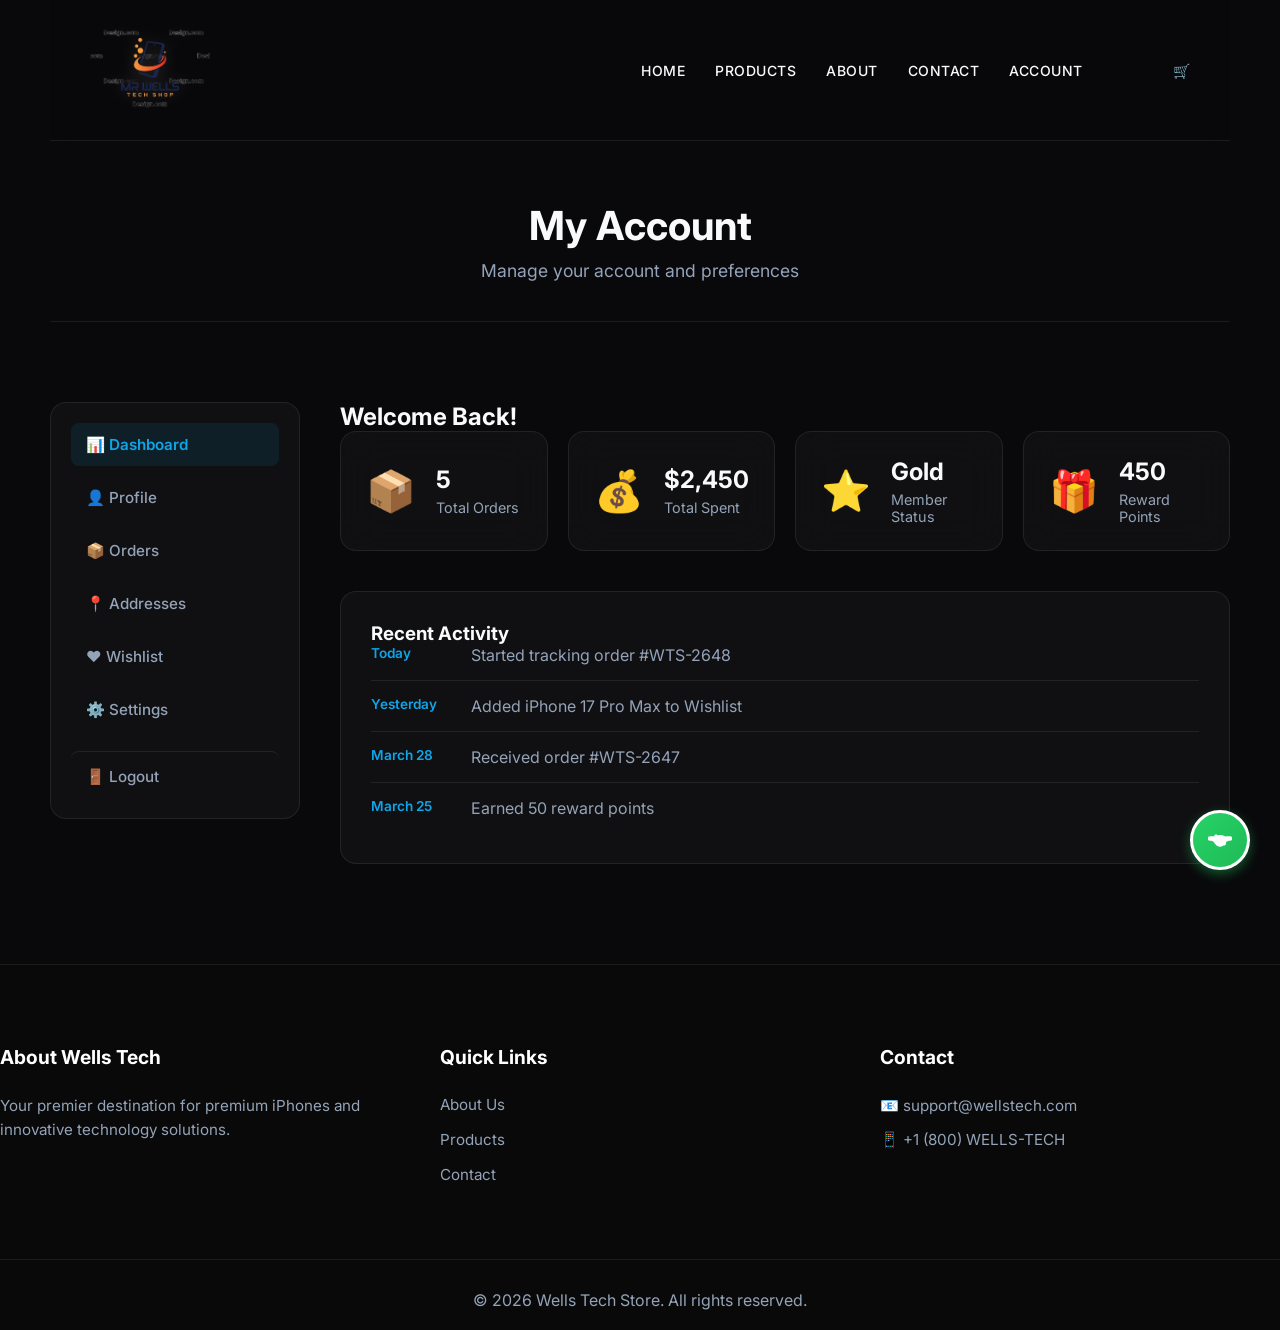
<file: account.html>
<!doctype html>
<html lang="en">
  <head>
    <meta charset="UTF-8" />
    <meta name="viewport" content="width=device-width, initial-scale=1.0" />
    <title>My Account - Wells Tech Store</title>
    <link rel="preconnect" href="https://fonts.googleapis.com">
    <link rel="preconnect" href="https://fonts.gstatic.com" crossorigin>
    <link href="https://fonts.googleapis.com/css2?family=Inter:wght@300;400;600;700;800&display=swap" rel="stylesheet">
    <link rel="stylesheet" href="styles.css" />
  </head>
  <body>
    <div class="container">
      <!-- Navbar -->
      <div class="navbar">
        <div class="logo">
          <img src="./images/logo.png" width="120px" alt="Wells Tech Logo" />
        </div>
        <nav>
          <ul id="nav-menu">
            <li><a href="index.html">Home</a></li>
            <li><a href="products.html">Products</a></li>
            <li><a href="about.html">About</a></li>
            <li><a href="contact.html">Contact</a></li>
            <li><a href="account.html">Account</a></li>
            <li>
              <a href="cart.html" class="cart-link">
                🛒
                <span class="cart-count" style="display: none;"></span>
              </a>
            </li>
          </ul>
          <div class="hamburger" id="hamburger">
            <span></span>
            <span></span>
            <span></span>
          </div>
        </nav>
      </div>

      <!-- Page Header -->
      <div class="account-header">
        <h1>My Account</h1>
        <p>Manage your account and preferences</p>
      </div>

      <div class="account-content">
        <!-- Sidebar -->
        <aside class="account-sidebar">
          <div class="sidebar-menu">
            <button class="menu-item active" onclick="switchTab('dashboard')">📊 Dashboard</button>
            <button class="menu-item" onclick="switchTab('profile')">👤 Profile</button>
            <button class="menu-item" onclick="switchTab('orders')">📦 Orders</button>
            <button class="menu-item" onclick="switchTab('addresses')">📍 Addresses</button>
            <button class="menu-item" onclick="switchTab('wishlist')">❤️ Wishlist</button>
            <button class="menu-item" onclick="switchTab('settings')">⚙️ Settings</button>
            <button class="menu-item logout" onclick="logout()">🚪 Logout</button>
          </div>
        </aside>

        <!-- Main Content -->
        <main class="account-main">
          <!-- Dashboard Tab -->
          <div id="dashboard" class="tab-content active">
            <h2>Welcome Back!</h2>
            <div class="dashboard-grid">
              <div class="dashboard-card glass-card">
                <div class="card-icon">📦</div>
                <div class="card-info">
                  <h3>5</h3>
                  <p>Total Orders</p>
                </div>
              </div>
              <div class="dashboard-card glass-card">
                <div class="card-icon">💰</div>
                <div class="card-info">
                  <h3>$2,450</h3>
                  <p>Total Spent</p>
                </div>
              </div>
              <div class="dashboard-card glass-card">
                <div class="card-icon">⭐</div>
                <div class="card-info">
                  <h3>Gold</h3>
                  <p>Member Status</p>
                </div>
              </div>
              <div class="dashboard-card glass-card">
                <div class="card-icon">🎁</div>
                <div class="card-info">
                  <h3>450</h3>
                  <p>Reward Points</p>
                </div>
              </div>
            </div>

            <div class="recent-activity" style="margin-top: 40px;">
              <h3>Recent Activity</h3>
              <div class="activity-list">
                <div class="activity-item">
                  <span class="activity-date">Today</span>
                  <span class="activity-text">Started tracking order #WTS-2648</span>
                </div>
                <div class="activity-item">
                  <span class="activity-date">Yesterday</span>
                  <span class="activity-text">Added iPhone 17 Pro Max to Wishlist</span>
                </div>
                <div class="activity-item">
                  <span class="activity-date">March 28</span>
                  <span class="activity-text">Received order #WTS-2647</span>
                </div>
                <div class="activity-item">
                  <span class="activity-date">March 25</span>
                  <span class="activity-text">Earned 50 reward points</span>
                </div>
              </div>
            </div>
          </div>

          <!-- Profile Tab -->
          <div id="profile" class="tab-content">
            <h2>Profile Information</h2>
            <form class="profile-form glass-card">
              <div class="form-group">
                <label>First Name</label>
                <input type="text" value="John" required>
              </div>
              <div class="form-group">
                <label>Last Name</label>
                <input type="text" value="Doe" required>
              </div>
              <div class="form-group">
                <label>Email Address</label>
                <input type="email" value="john.doe@example.com" required>
              </div>
              <div class="form-group">
                <label>Phone Number</label>
                <input type="tel" value="+1 (555) 123-4567" required>
              </div>
              <div class="form-group">
                <label>Date of Birth</label>
                <input type="date" value="1990-01-15" required>
              </div>
              <div class="form-group">
                <label>Gender</label>
                <select>
                  <option>Not specified</option>
                  <option selected>Male</option>
                  <option>Female</option>
                  <option>Other</option>
                </select>
              </div>
              <button type="submit" class="btn">Save Changes</button>
            </form>
          </div>

          <!-- Orders Tab -->
          <div id="orders" class="tab-content">
            <h2>Order History</h2>
            <div class="orders-list">
              <div class="order-item glass-card">
                <div class="order-header">
                  <div>
                    <h4>Order #WTS-2648</h4>
                    <p style="color: var(--text-muted); font-size: 0.9rem;">March 29, 2026</p>
                  </div>
                  <span class="order-status status-shipped">🚚 Shipped</span>
                </div>
                <div class="order-details">
                  <p><strong>iPhone 16 Pro Max</strong> - 256GB Space Gray</p>
                  <p style="color: var(--text-muted); font-size: 0.9rem;">Qty: 1 | Total: $1,199.99</p>
                </div>
                <button class="btn-secondary" style="margin-top: 10px;">Track Order</button>
              </div>

              <div class="order-item glass-card">
                <div class="order-header">
                  <div>
                    <h4>Order #WTS-2647</h4>
                    <p style="color: var(--text-muted); font-size: 0.9rem;">March 20, 2026</p>
                  </div>
                  <span class="order-status status-delivered">✅ Delivered</span>
                </div>
                <div class="order-details">
                  <p><strong>iPhone 16 Plus</strong> - 128GB Blue</p>
                  <p style="color: var(--text-muted); font-size: 0.9rem;">Qty: 1 | Total: $899.99</p>
                </div>
                <button class="btn-secondary" style="margin-top: 10px;">View Details</button>
              </div>

              <div class="order-item glass-card">
                <div class="order-header">
                  <div>
                    <h4>Order #WTS-2646</h4>
                    <p style="color: var(--text-muted); font-size: 0.9rem;">March 10, 2026</p>
                  </div>
                  <span class="order-status status-delivered">✅ Delivered</span>
                </div>
                <div class="order-details">
                  <p><strong>iPhone 15 Series</strong> - 256GB Purple</p>
                  <p style="color: var(--text-muted); font-size: 0.9rem;">Qty: 1 | Total: $799.99</p>
                </div>
                <button class="btn-secondary" style="margin-top: 10px;">View Details</button>
              </div>
            </div>
          </div>

          <!-- Addresses Tab -->
          <div id="addresses" class="tab-content">
            <h2>Saved Addresses</h2>
            <div class="addresses-list">
              <div class="address-card glass-card">
                <div class="address-header">
                  <h4>Home Address</h4>
                  <span class="badge-primary">Default</span>
                </div>
                <p>123 Main Street<br>Springfield, IL 62701<br>USA</p>
                <div class="address-actions">
                  <button class="btn-secondary">Edit</button>
                  <button class="btn-secondary">Delete</button>
                </div>
              </div>

              <div class="address-card glass-card">
                <div class="address-header">
                  <h4>Office Address</h4>
                </div>
                <p>456 Business Avenue<br>Chicago, IL 60611<br>USA</p>
                <div class="address-actions">
                  <button class="btn-secondary">Edit</button>
                  <button class="btn-secondary">Delete</button>
                </div>
              </div>

              <button class="btn" style="margin-top: 20px;">+ Add New Address</button>
            </div>
          </div>

          <!-- Wishlist Tab -->
          <div id="wishlist" class="tab-content">
            <h2>My Wishlist</h2>
            <div class="wishlist-grid">
              <div class="wish-item glass-card">
                <div class="wish-image">📱</div>
                <h4>iPhone 17 Pro Max</h4>
                <p style="color: var(--text-muted); font-size: 0.9rem;">256GB | Deep Blue</p>
                <p style="color: #0ea5e9; font-weight: 600; margin: 10px 0;">$1,299.99</p>
                <button class="btn" style="width: 100%; margin-bottom: 8px;">Add to Cart</button>
                <button class="btn-secondary" style="width: 100%;">Remove</button>
              </div>

              <div class="wish-item glass-card">
                <div class="wish-image">📱</div>
                <h4>iPhone 16 Pro</h4>
                <p style="color: var(--text-muted); font-size: 0.9rem;">512GB | Titanium</p>
                <p style="color: #0ea5e9; font-weight: 600; margin: 10px 0;">$999.99</p>
                <button class="btn" style="width: 100%; margin-bottom: 8px;">Add to Cart</button>
                <button class="btn-secondary" style="width: 100%;">Remove</button>
              </div>

              <div class="wish-item glass-card">
                <div class="wish-image">📱</div>
                <h4>iPhone 15</h4>
                <p style="color: var(--text-muted); font-size: 0.9rem;">128GB | Pink</p>
                <p style="color: #0ea5e9; font-weight: 600; margin: 10px 0;">$699.99</p>
                <button class="btn" style="width: 100%; margin-bottom: 8px;">Add to Cart</button>
                <button class="btn-secondary" style="width: 100%;">Remove</button>
              </div>
            </div>
          </div>

          <!-- Settings Tab -->
          <div id="settings" class="tab-content">
            <h2>Account Settings</h2>
            
            <div class="settings-section glass-card" style="margin-bottom: 20px;">
              <h3>Notifications</h3>
              <div class="setting-item">
                <label>
                  <input type="checkbox" checked> Email notifications for orders
                </label>
              </div>
              <div class="setting-item">
                <label>
                  <input type="checkbox" checked> Marketing emails
                </label>
              </div>
              <div class="setting-item">
                <label>
                  <input type="checkbox"> SMS notifications
                </label>
              </div>
            </div>

            <div class="settings-section glass-card" style="margin-bottom: 20px;">
              <h3>Security</h3>
              <button class="btn-secondary" style="margin-bottom: 10px;">Change Password</button>
              <button class="btn-secondary" style="margin-bottom: 10px;">Two-Factor Authentication</button>
              <button class="btn-secondary">View Login Activity</button>
            </div>

            <div class="settings-section glass-card" style="margin-bottom: 20px;">
              <h3>Privacy</h3>
              <div class="setting-item">
                <label>
                  <input type="checkbox" checked> Show profile to other users
                </label>
              </div>
              <div class="setting-item">
                <label>
                  <input type="checkbox"> Allow personalized recommendations
                </label>
              </div>
            </div>

            <button class="btn">Save Settings</button>
          </div>
        </main>
      </div>
    </div>

    <!-- Footer -->
    <footer>
      <div class="footer-container">
        <div class="footer-col">
          <h3>About Wells Tech</h3>
          <p>Your premier destination for premium iPhones and innovative technology solutions.</p>
        </div>
        <div class="footer-col">
          <h3>Quick Links</h3>
          <ul style="list-style: none;">
            <li><a href="about.html" style="color: var(--text-muted); text-decoration: none;">About Us</a></li>
            <li><a href="products.html" style="color: var(--text-muted); text-decoration: none;">Products</a></li>
            <li><a href="contact.html" style="color: var(--text-muted); text-decoration: none;">Contact</a></li>
          </ul>
        </div>
        <div class="footer-col">
          <h3>Contact</h3>
          <p style="color: var(--text-muted); margin-bottom: 10px;">📧 support@wellstech.com</p>
          <p style="color: var(--text-muted);">📱 +1 (800) WELLS-TECH</p>
        </div>
      </div>
      <div style="border-top: 1px solid var(--card-border); padding-top: 30px; text-align: center; color: var(--text-muted);">
        <p>&copy; 2026 Wells Tech Store. All rights reserved.</p>
      </div>
    </footer>

    <script src="cart.js"></script>
    <script>
      function switchTab(tabName) {
        // Hide all tabs
        const tabs = document.querySelectorAll('.tab-content');
        tabs.forEach(tab => tab.classList.remove('active'));

        // Remove active class from all menu items
        const menuItems = document.querySelectorAll('.menu-item');
        menuItems.forEach(item => item.classList.remove('active'));

        // Show selected tab
        document.getElementById(tabName).classList.add('active');

        // Add active class to clicked menu item
        event.target.classList.add('active');
      }

      function logout() {
        if (confirm('Are you sure you want to logout?')) {
          showNotification('Logged out successfully!');
          setTimeout(() => {
            window.location.href = 'index.html';
          }, 1000);
        }
      }

      // Form submissions
      document.querySelectorAll('form').forEach(form => {
        form.addEventListener('submit', (e) => {
          e.preventDefault();
          showNotification('Changes saved successfully!');
        });
      });
    </script>

    <!-- WhatsApp Floating Button -->
    <a href="https://wa.me/971556516551?text=Hi%20Mr%20Wells!%20I%20have%20a%20question%20about%20your%20products" class="whatsapp-float" title="Chat with us on WhatsApp">
      <svg style="width: 24px; height: 24px; fill: white;" viewBox="0 0 24 24"><path d="M17.472 14.382c-.297-.149-1.758-.867-2.03-.967-.273-.099-.471-.148-.67.15-.197.297-.767.966-.94 1.164-.173.199-.347.223-.644.075-.297-.15-1.255-.463-2.39-1.475-.883-.788-1.48-1.761-1.653-2.059-.173-.297-.018-.458.13-.606.134-.133.298-.347.446-.52.149-.174.198-.298.298-.497.099-.198.05-.371-.025-.52-.075-.149-.669-1.612-.916-2.207-.242-.579-.487-.5-.67-.51-.173-.008-.371-.01-.57-.01-.198 0-.52.074-.792.372-.272.297-1.04 1.016-1.04 2.479 0 1.462 1.065 2.875 1.213 3.074.149.198 2.096 3.2 5.076 4.487.709.306 1.262.489 1.694.625.712.227 1.36.195 1.871.118.571-.085 1.758-.719 2.006-1.413.248-.694.248-1.289.173-1.413-.074-.124-.272-.198-.57-.347m-5.421-7.403h-.004a9.87 9.87 0 00-4.955 1.312l-.355.214-.368-.067c-1.396-.233-2.734-.235-4.026-.07-.846.108-1.657.231-2.43.36-.389.063-.661.464-.661.9v.906c0 .566.29 1.07.736 1.412.59.448 1.355.622 2.091.753.329.052.648.107.953.157.303.048.586.135.873.237l.744.272c.613.265 1.156.744 1.584 1.418.823 1.305 2.007 2.542 3.287 3.315.656.408 1.534.645 2.503.645.968 0 1.846-.237 2.502-.645 1.28-.773 2.464-2.01 3.287-3.315.428-.674.971-1.153 1.584-1.418l.744-.272c.287-.102.57-.189.873-.237.305-.05.624-.105.953-.157.736-.131 1.501-.305 2.091-.753.446-.342.736-.846.736-1.412v-.906c0-.436-.272-.837-.661-.9-.773-.129-1.584-.252-2.43-.36-1.292-.165-2.63-.163-4.026.07l-.368.067-.355-.214a9.87 9.87 0 00-4.955-1.312z"/></svg>
    </a>
    <script>
      // Hamburger Menu Toggle
      const hamburger = document.getElementById('hamburger');
      const navMenu = document.getElementById('nav-menu');

      hamburger.addEventListener('click', () => {
        hamburger.classList.toggle('active');
        navMenu.classList.toggle('active');
      });

      // Close menu when clicking a link
      navMenu.addEventListener('click', (e) => {
        if (e.target.tagName === 'A') {
          hamburger.classList.remove('active');
          navMenu.classList.remove('active');
        }
      });
    </script>
  </body>
</html>
</file>
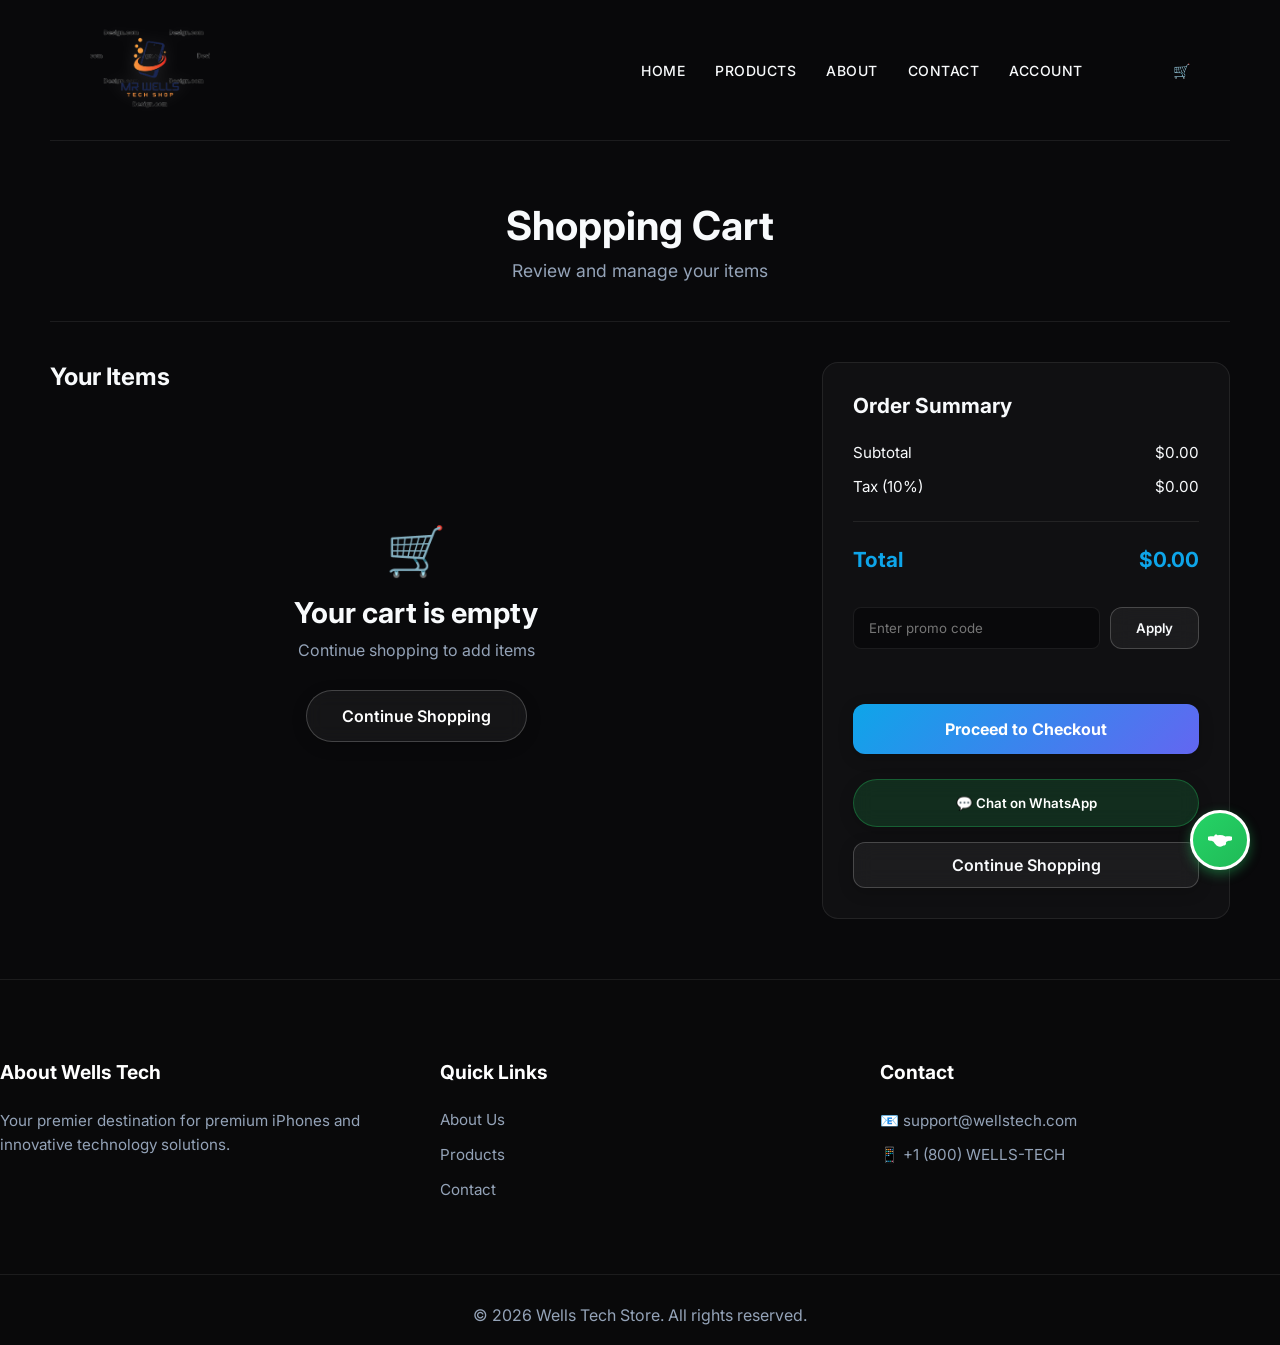
<file: cart.html>
<!doctype html>
<html lang="en">
  <head>
    <meta charset="UTF-8" />
    <meta name="viewport" content="width=device-width, initial-scale=1.0" />
    <title>Shopping Cart - Wells Tech Store</title>
    <link rel="preconnect" href="https://fonts.googleapis.com">
    <link rel="preconnect" href="https://fonts.gstatic.com" crossorigin>
    <link href="https://fonts.googleapis.com/css2?family=Inter:wght@300;400;600;700;800&display=swap" rel="stylesheet">
    <link rel="stylesheet" href="styles.css" />
  </head>
  <body>
    <div class="container">
      <!-- Navbar -->
      <div class="navbar">
        <div class="logo">
          <img src="./images/logo.png" width="120px" alt="Wells Tech Logo" />
        </div>
        <nav>
          <ul id="nav-menu">
            <li><a href="index.html">Home</a></li>
            <li><a href="products.html">Products</a></li>
            <li><a href="about.html">About</a></li>
            <li><a href="contact.html">Contact</a></li>
            <li><a href="account.html">Account</a></li>
            <li>
              <a href="cart.html" class="cart-link">
                🛒
                <span class="cart-count" style="display: none;"></span>
              </a>
            </li>
          </ul>
          <div class="hamburger" id="hamburger">
            <span></span>
            <span></span>
            <span></span>
          </div>
        </nav>
      </div>

      <!-- Page Header -->
      <div class="cart-header">
        <h1>Shopping Cart</h1>
        <p>Review and manage your items</p>
      </div>

      <div class="cart-content">
        <!-- Cart Items Section -->
        <div class="cart-items-section">
          <h2>Your Items</h2>
          <div id="cartItemsContainer" class="cart-items-list">
            <!-- Cart items will be inserted here -->
          </div>
          <div id="emptyCartMessage" class="empty-cart" style="display: none;">
            <div class="empty-state">
              <p style="font-size: 3rem; margin-bottom: 15px;">🛒</p>
              <h3>Your cart is empty</h3>
              <p>Continue shopping to add items</p>
              <a href="products.html" class="btn">Continue Shopping</a>
            </div>
          </div>
        </div>

        <!-- Order Summary Section -->
        <div class="order-summary">
          <h2>Order Summary</h2>
          <div class="summary-content">
            <div class="summary-row">
              <span>Subtotal</span>
              <span id="subtotal">$0.00</span>
            </div>
            <div class="summary-row">
              <span>Tax (10%)</span>
              <span id="tax">$0.00</span>
            </div>
            <div class="summary-divider"></div>
            <div class="summary-row total">
              <span>Total</span>
              <span id="total">$0.00</span>
            </div>

            <!-- Promo Code -->
            <div class="promo-section">
              <input type="text" id="promoCode" placeholder="Enter promo code" class="promo-input">
              <button id="applyPromo" class="btn-secondary">Apply</button>
            </div>

            <!-- Checkout Buttons -->
            <button id="checkoutBtn" class="btn btn-checkout">Proceed to Checkout</button>
            <button class="btn whatsapp-btn" onclick="contactViaWhatsApp()">💬 Chat on WhatsApp</button>
            <a href="products.html" class="btn btn-secondary" style="text-align: center; display: block;">Continue Shopping</a>
          </div>
        </div>
      </div>

      <!-- Checkout Modal -->
      <div id="checkoutModal" class="modal" style="display: none;">
        <div class="modal-content">
          <div class="modal-header">
            <h2>Complete Your Order</h2>
            <button class="modal-close" onclick="closeCheckout()">&times;</button>
          </div>

          <form id="checkoutForm" class="checkout-form">
            <!-- Delivery Information -->
            <div class="form-section">
              <h3>Delivery Information</h3>
              <div class="form-group">
                <label for="fullName">Full Name *</label>
                <input type="text" id="fullName" name="fullName" placeholder="Your Name" required>
              </div>

              <div class="form-group">
                <label for="location">Location/Address *</label>
                <input type="text" id="location" name="location" placeholder="Your Full Address" required>
              </div>

              <div class="form-group">
                <label for="phone">Phone Number *</label>
                <input type="tel" id="phone" name="phone" placeholder="+971 XX XXX XXXX" required>
              </div>
            </div>

            <!-- Order Review -->
            <div class="form-section">
              <h3>Order Review</h3>
              <div id="checkoutOrderReview" class="order-review">
                <!-- Order items will be inserted here -->
              </div>
              <div class="review-total">
                <strong>Total: <span id="checkoutTotal">$0.00</span></strong>
              </div>
            </div>

            <button type="submit" class="btn btn-checkout">Complete Order & Chat WhatsApp</button>
            <button type="button" class="btn btn-secondary" onclick="closeCheckout()">Cancel</button>
          </form>
        </div>
      </div>
    </div>

    <!-- WhatsApp Floating Button -->
    <a href="https://wa.me/971556516551?text=Hi%20Mr%20Wells!%20I%20have%20a%20question%20about%20your%20products" class="whatsapp-float" title="Chat with us on WhatsApp">
      <svg style="width: 24px; height: 24px; fill: white;" viewBox="0 0 24 24"><path d="M17.472 14.382c-.297-.149-1.758-.867-2.03-.967-.273-.099-.471-.148-.67.15-.197.297-.767.966-.94 1.164-.173.199-.347.223-.644.075-.297-.15-1.255-.463-2.39-1.475-.883-.788-1.48-1.761-1.653-2.059-.173-.297-.018-.458.13-.606.134-.133.298-.347.446-.52.149-.174.198-.298.298-.497.099-.198.05-.371-.025-.52-.075-.149-.669-1.612-.916-2.207-.242-.579-.487-.5-.67-.51-.173-.008-.371-.01-.57-.01-.198 0-.52.074-.792.372-.272.297-1.04 1.016-1.04 2.479 0 1.462 1.065 2.875 1.213 3.074.149.198 2.096 3.2 5.076 4.487.709.306 1.262.489 1.694.625.712.227 1.36.195 1.871.118.571-.085 1.758-.719 2.006-1.413.248-.694.248-1.289.173-1.413-.074-.124-.272-.198-.57-.347m-5.421-7.403h-.004a9.87 9.87 0 00-4.955 1.312l-.355.214-.368-.067c-1.396-.233-2.734-.235-4.026-.07-.846.108-1.657.231-2.43.36-.389.063-.661.464-.661.9v.906c0 .566.29 1.07.736 1.412.59.448 1.355.622 2.091.753.329.052.648.107.953.157.303.048.586.135.873.237l.744.272c.613.265 1.156.744 1.584 1.418.823 1.305 2.007 2.542 3.287 3.315.656.408 1.534.645 2.503.645.968 0 1.846-.237 2.502-.645 1.28-.773 2.464-2.01 3.287-3.315.428-.674.971-1.153 1.584-1.418l.744-.272c.287-.102.57-.189.873-.237.305-.05.624-.105.953-.157.736-.131 1.501-.305 2.091-.753.446-.342.736-.846.736-1.412v-.906c0-.436-.272-.837-.661-.9-.773-.129-1.584-.252-2.43-.36-1.292-.165-2.63-.163-4.026.07l-.368.067-.355-.214a9.87 9.87 0 00-4.955-1.312z"/></svg>
    </a>

    <!-- Footer -->
    <footer>
      <div class="footer-container">
        <div class="footer-col">
          <h3>About Wells Tech</h3>
          <p>Your premier destination for premium iPhones and innovative technology solutions.</p>
        </div>
        <div class="footer-col">
          <h3>Quick Links</h3>
          <ul style="list-style: none;">
            <li><a href="about.html" style="color: var(--text-muted); text-decoration: none;">About Us</a></li>
            <li><a href="products.html" style="color: var(--text-muted); text-decoration: none;">Products</a></li>
            <li><a href="contact.html" style="color: var(--text-muted); text-decoration: none;">Contact</a></li>
          </ul>
        </div>
        <div class="footer-col">
          <h3>Contact</h3>
          <p style="color: var(--text-muted); margin-bottom: 10px;">📧 support@wellstech.com</p>
          <p style="color: var(--text-muted);">📱 +1 (800) WELLS-TECH</p>
        </div>
      </div>
      <div style="border-top: 1px solid var(--card-border); padding-top: 30px; text-align: center; color: var(--text-muted);">
        <p>&copy; 2026 Wells Tech Store. All rights reserved.</p>
      </div>
    </footer>

    <script src="cart.js"></script>
    <script src="checkout.js"></script>
    <script>
      // Ensure cart displays on page load
      window.addEventListener('DOMContentLoaded', () => {
        if (typeof renderCartItems === 'function') {
          renderCartItems();
        }
      });
    </script>
    <script>
      // Hamburger Menu Toggle
      const hamburger = document.getElementById('hamburger');
      const navMenu = document.getElementById('nav-menu');

      hamburger.addEventListener('click', () => {
        hamburger.classList.toggle('active');
        navMenu.classList.toggle('active');
      });

      // Close menu when clicking a link
      navMenu.addEventListener('click', (e) => {
        if (e.target.tagName === 'A') {
          hamburger.classList.remove('active');
          navMenu.classList.remove('active');
        }
      });
    </script>
  </body>
</html>
</file>
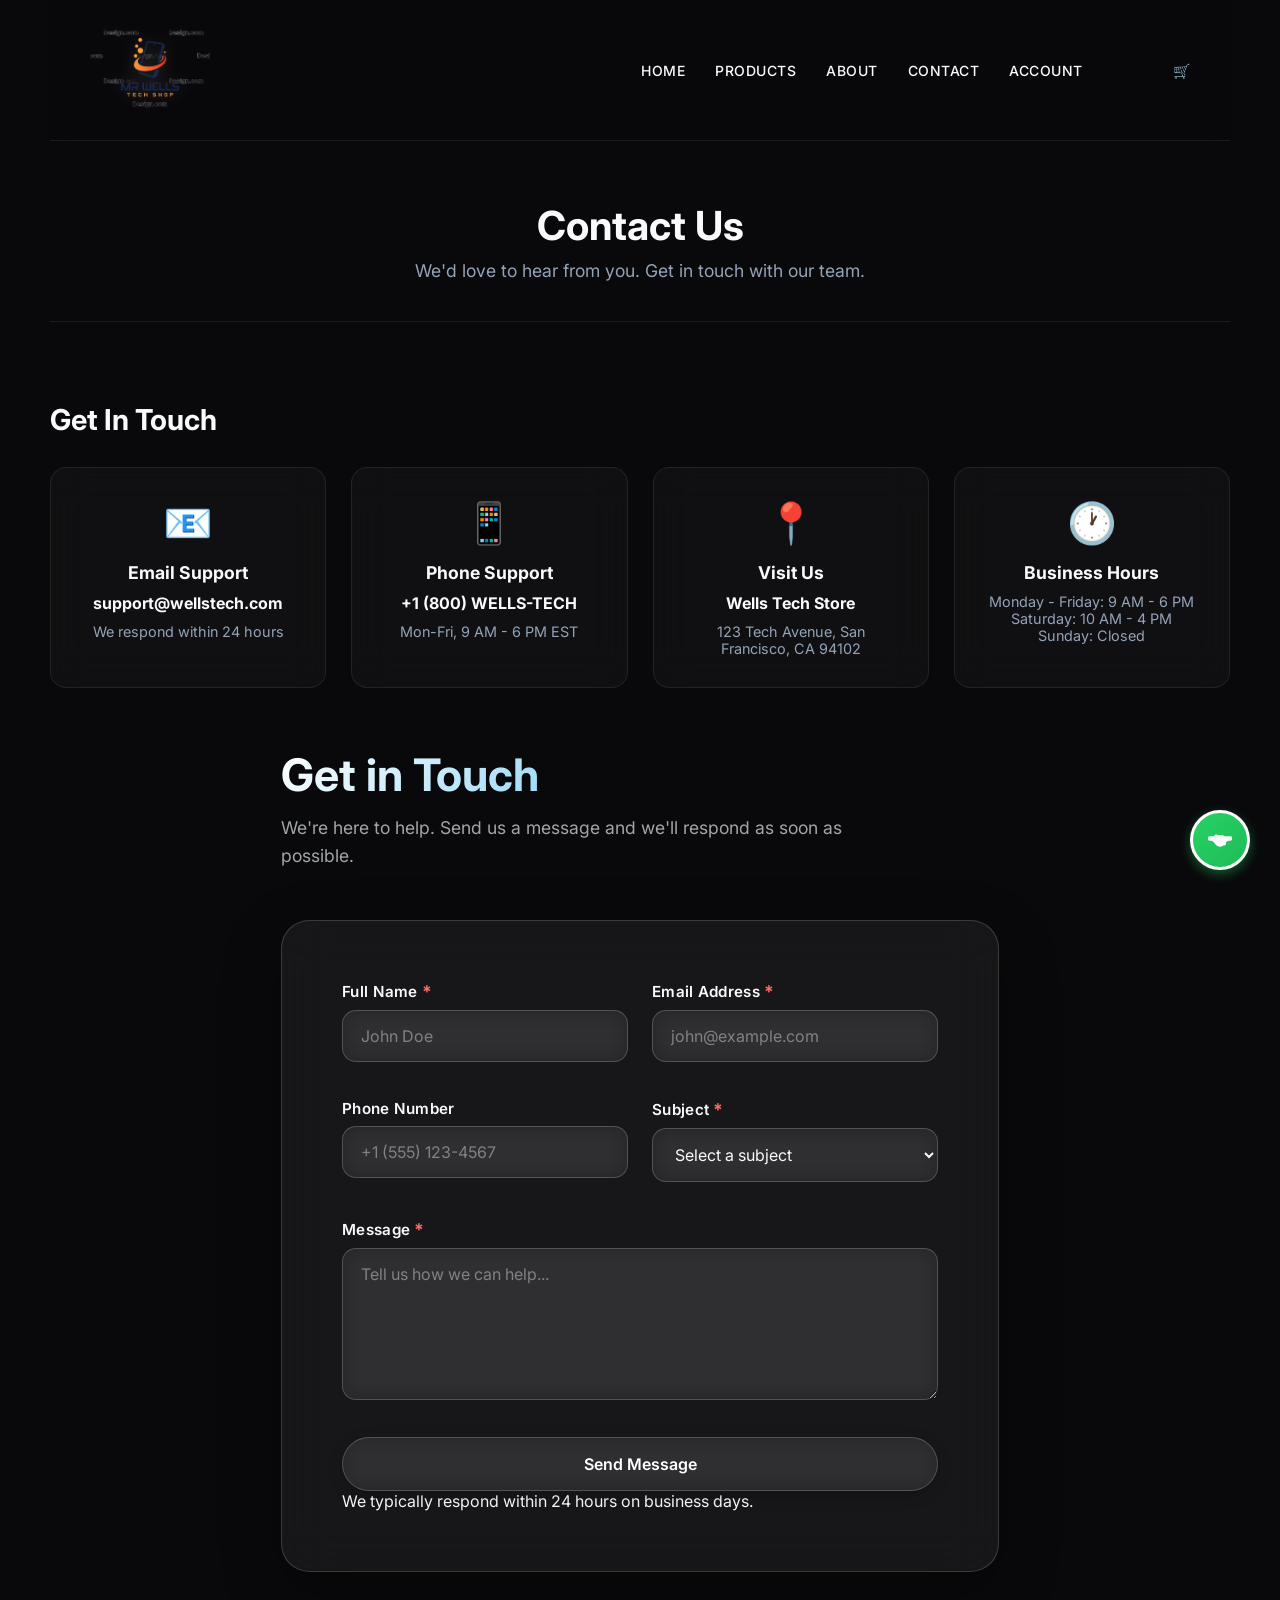
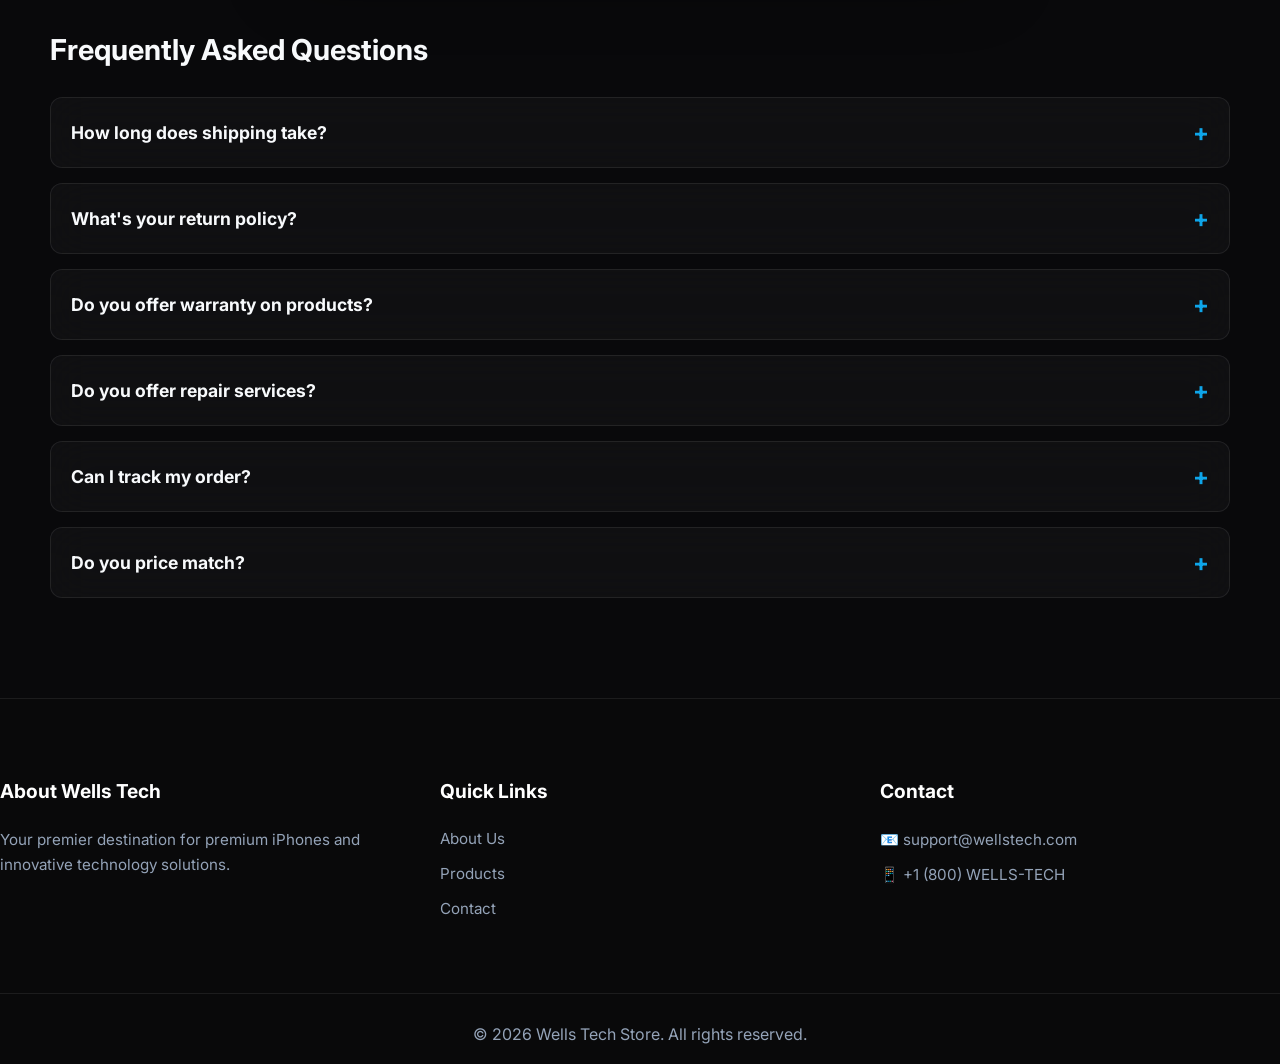
<file: contact.html>
<!doctype html>
<html lang="en">
  <head>
    <meta charset="UTF-8" />
    <meta name="viewport" content="width=device-width, initial-scale=1.0" />
    <title>Contact Us - Wells Tech Store</title>
    <link rel="preconnect" href="https://fonts.googleapis.com">
    <link rel="preconnect" href="https://fonts.gstatic.com" crossorigin>
    <link href="https://fonts.googleapis.com/css2?family=Inter:wght@300;400;600;700;800&display=swap" rel="stylesheet">
    <link rel="stylesheet" href="styles.css" />
  </head>
  <body>
    <div class="container">
      <!-- Navbar -->
      <div class="navbar">
        <div class="logo">
          <img src="./images/logo.png" width="120px" alt="Wells Tech Logo" />
        </div>
        <nav>
          <ul id="nav-menu">
            <li><a href="index.html">Home</a></li>
            <li><a href="products.html">Products</a></li>
            <li><a href="about.html">About</a></li>
            <li><a href="contact.html">Contact</a></li>
            <li><a href="account.html">Account</a></li>
            <li>
              <a href="cart.html" class="cart-link">
                🛒
                <span class="cart-count" style="display: none;"></span>
              </a>
            </li>
          </ul>
          <div class="hamburger" id="hamburger">
            <span></span>
            <span></span>
            <span></span>
          </div>
        </nav>
      </div>

      <!-- Page Header -->
      <div class="contact-header">
        <h1>Contact Us</h1>
        <p>We'd love to hear from you. Get in touch with our team.</p>
      </div>

      <div class="contact-content">
        <!-- Contact Info -->
        <section class="contact-info">
          <h2>Get In Touch</h2>
          <div class="info-cards">
            <div class="info-card glass-card">
              <div class="info-icon">📧</div>
              <h3>Email Support</h3>
              <p><strong>support@wellstech.com</strong></p>
              <p style="color: var(--text-muted); margin-top: 10px; font-size: 0.9rem;">We respond within 24 hours</p>
            </div>
            <div class="info-card glass-card">
              <div class="info-icon">📱</div>
              <h3>Phone Support</h3>
              <p><strong>+1 (800) WELLS-TECH</strong></p>
              <p style="color: var(--text-muted); margin-top: 10px; font-size: 0.9rem;">Mon-Fri, 9 AM - 6 PM EST</p>
            </div>
            <div class="info-card glass-card">
              <div class="info-icon">📍</div>
              <h3>Visit Us</h3>
              <p><strong>Wells Tech Store</strong></p>
              <p style="color: var(--text-muted); margin-top: 10px; font-size: 0.9rem;">123 Tech Avenue, San Francisco, CA 94102</p>
            </div>
            <div class="info-card glass-card">
              <div class="info-icon">🕐</div>
              <h3>Business Hours</h3>
              <p style="color: var(--text-muted); margin-top: 10px; font-size: 0.9rem;">Monday - Friday: 9 AM - 6 PM<br>Saturday: 10 AM - 4 PM<br>Sunday: Closed</p>
            </div>
          </div>
        </section>

        <!-- Contact Form -->
        <section class="contact-form-section">
          <div class="form-header">
            <h2>Get in Touch</h2>
            <p>We're here to help. Send us a message and we'll respond as soon as possible.</p>
          </div>
          <form id="contactForm" class="contact-form glass-card">
            <!-- Name and Email Row -->
            <div class="form-row">
              <div class="form-group">
                <label for="name">Full Name <span class="required">*</span></label>
                <input type="text" id="name" name="name" placeholder="John Doe" required>
              </div>
              <div class="form-group">
                <label for="email">Email Address <span class="required">*</span></label>
                <input type="email" id="email" name="email" placeholder="john@example.com" required>
              </div>
            </div>

            <!-- Phone and Subject Row -->
            <div class="form-row">
              <div class="form-group">
                <label for="phone">Phone Number</label>
                <input type="tel" id="phone" name="phone" placeholder="+1 (555) 123-4567">
              </div>
              <div class="form-group">
                <label for="subject">Subject <span class="required">*</span></label>
                <select id="subject" name="subject" required>
                  <option value="">Select a subject</option>
                  <option value="order">Order Inquiry</option>
                  <option value="support">Technical Support</option>
                  <option value="repair">Repair Services</option>
                  <option value="feedback">Feedback</option>
                  <option value="other">Other</option>
                </select>
              </div>
            </div>

            <!-- Message -->
            <div class="form-group full-width">
              <label for="message">Message <span class="required">*</span></label>
              <textarea id="message" name="message" placeholder="Tell us how we can help..." rows="6" required></textarea>
            </div>

            <!-- Submit Button -->
            <div class="form-actions">
              <button type="submit" class="btn btn-submit">Send Message</button>
              <p class="form-note">We typically respond within 24 hours on business days.</p>
            </div>
          </form>
        </section>

        <!-- FAQ Section -->
        <section class="faq-section">
          <h2>Frequently Asked Questions</h2>
          <div class="faq-container">
            <div class="faq-item glass-card">
              <div class="faq-header" onclick="toggleFAQ(this)">
                <h4>How long does shipping take?</h4>
                <span class="faq-toggle">+</span>
              </div>
              <div class="faq-content" style="display: none;">
                <p>Standard shipping takes 5-7 business days. Express shipping is available for 2-3 business days delivery, and overnight shipping is available in select areas.</p>
              </div>
            </div>

            <div class="faq-item glass-card">
              <div class="faq-header" onclick="toggleFAQ(this)">
                <h4>What's your return policy?</h4>
                <span class="faq-toggle">+</span>
              </div>
              <div class="faq-content" style="display: none;">
                <p>We offer a 30-day return policy for all unopened products. If you're not satisfied with your purchase, simply contact us within 30 days for a full refund.</p>
              </div>
            </div>

            <div class="faq-item glass-card">
              <div class="faq-header" onclick="toggleFAQ(this)">
                <h4>Do you offer warranty on products?</h4>
                <span class="faq-toggle">+</span>
              </div>
              <div class="faq-content" style="display: none;">
                <p>Yes! All our products come with manufacturer's warranty. We also offer extended warranty options that you can add during checkout.</p>
              </div>
            </div>

            <div class="faq-item glass-card">
              <div class="faq-header" onclick="toggleFAQ(this)">
                <h4>Do you offer repair services?</h4>
                <span class="faq-toggle">+</span>
              </div>
              <div class="faq-content" style="display: none;">
                <p>Yes, we provide professional repair services for iPhones. Contact our support team to schedule a repair appointment at our service center.</p>
              </div>
            </div>

            <div class="faq-item glass-card">
              <div class="faq-header" onclick="toggleFAQ(this)">
                <h4>Can I track my order?</h4>
                <span class="faq-toggle">+</span>
              </div>
              <div class="faq-content" style="display: none;">
                <p>Absolutely! You'll receive a tracking number via email once your order ships. You can use it to track your package in real-time.</p>
              </div>
            </div>

            <div class="faq-item glass-card">
              <div class="faq-header" onclick="toggleFAQ(this)">
                <h4>Do you price match?</h4>
                <span class="faq-toggle">+</span>
              </div>
              <div class="faq-content" style="display: none;">
                <p>Yes, we offer competitive pricing. If you find a lower price elsewhere for the same product, contact us and we'll match it plus offer an additional 5% discount.</p>
              </div>
            </div>
          </div>
        </section>
      </div>
    </div>

    <!-- Footer -->
    <footer>
      <div class="footer-container">
        <div class="footer-col">
          <h3>About Wells Tech</h3>
          <p>Your premier destination for premium iPhones and innovative technology solutions.</p>
        </div>
        <div class="footer-col">
          <h3>Quick Links</h3>
          <ul style="list-style: none;">
            <li><a href="about.html" style="color: var(--text-muted); text-decoration: none;">About Us</a></li>
            <li><a href="products.html" style="color: var(--text-muted); text-decoration: none;">Products</a></li>
            <li><a href="contact.html" style="color: var(--text-muted); text-decoration: none;">Contact</a></li>
          </ul>
        </div>
        <div class="footer-col">
          <h3>Contact</h3>
          <p style="color: var(--text-muted); margin-bottom: 10px;">📧 support@wellstech.com</p>
          <p style="color: var(--text-muted);">📱 +1 (800) WELLS-TECH</p>
        </div>
      </div>
      <div style="border-top: 1px solid var(--card-border); padding-top: 30px; text-align: center; color: var(--text-muted);">
        <p>&copy; 2026 Wells Tech Store. All rights reserved.</p>
      </div>
    </footer>

    <script src="cart.js"></script>
    <script>
      // Contact form handling
      document.getElementById('contactForm').addEventListener('submit', (e) => {
        e.preventDefault();
        showNotification('Message sent! We\'ll get back to you soon. 📧');
        document.getElementById('contactForm').reset();
      });

      // FAQ toggle
      function toggleFAQ(header) {
        const content = header.nextElementSibling;
        const toggle = header.querySelector('.faq-toggle');
        
        if (content.style.display === 'none') {
          content.style.display = 'block';
          toggle.textContent = '−';
        } else {
          content.style.display = 'none';
          toggle.textContent = '+';
        }
      }
    </script>

    <!-- WhatsApp Floating Button -->
    <a href="https://wa.me/971556516551?text=Hi%20Mr%20Wells!%20I%20have%20a%20question%20about%20your%20products" class="whatsapp-float" title="Chat with us on WhatsApp">
      <svg style="width: 24px; height: 24px; fill: white;" viewBox="0 0 24 24"><path d="M17.472 14.382c-.297-.149-1.758-.867-2.03-.967-.273-.099-.471-.148-.67.15-.197.297-.767.966-.94 1.164-.173.199-.347.223-.644.075-.297-.15-1.255-.463-2.39-1.475-.883-.788-1.48-1.761-1.653-2.059-.173-.297-.018-.458.13-.606.134-.133.298-.347.446-.52.149-.174.198-.298.298-.497.099-.198.05-.371-.025-.52-.075-.149-.669-1.612-.916-2.207-.242-.579-.487-.5-.67-.51-.173-.008-.371-.01-.57-.01-.198 0-.52.074-.792.372-.272.297-1.04 1.016-1.04 2.479 0 1.462 1.065 2.875 1.213 3.074.149.198 2.096 3.2 5.076 4.487.709.306 1.262.489 1.694.625.712.227 1.36.195 1.871.118.571-.085 1.758-.719 2.006-1.413.248-.694.248-1.289.173-1.413-.074-.124-.272-.198-.57-.347m-5.421-7.403h-.004a9.87 9.87 0 00-4.955 1.312l-.355.214-.368-.067c-1.396-.233-2.734-.235-4.026-.07-.846.108-1.657.231-2.43.36-.389.063-.661.464-.661.9v.906c0 .566.29 1.07.736 1.412.59.448 1.355.622 2.091.753.329.052.648.107.953.157.303.048.586.135.873.237l.744.272c.613.265 1.156.744 1.584 1.418.823 1.305 2.007 2.542 3.287 3.315.656.408 1.534.645 2.503.645.968 0 1.846-.237 2.502-.645 1.28-.773 2.464-2.01 3.287-3.315.428-.674.971-1.153 1.584-1.418l.744-.272c.287-.102.57-.189.873-.237.305-.05.624-.105.953-.157.736-.131 1.501-.305 2.091-.753.446-.342.736-.846.736-1.412v-.906c0-.436-.272-.837-.661-.9-.773-.129-1.584-.252-2.43-.36-1.292-.165-2.63-.163-4.026.07l-.368.067-.355-.214a9.87 9.87 0 00-4.955-1.312z"/></svg>
    </a>
    <script>
      // Hamburger Menu Toggle
      const hamburger = document.getElementById('hamburger');
      const navMenu = document.getElementById('nav-menu');

      hamburger.addEventListener('click', () => {
        hamburger.classList.toggle('active');
        navMenu.classList.toggle('active');
      });

      // Close menu when clicking a link
      navMenu.addEventListener('click', (e) => {
        if (e.target.tagName === 'A') {
          hamburger.classList.remove('active');
          navMenu.classList.remove('active');
        }
      });
    </script>
  </body>
</html>
</file>
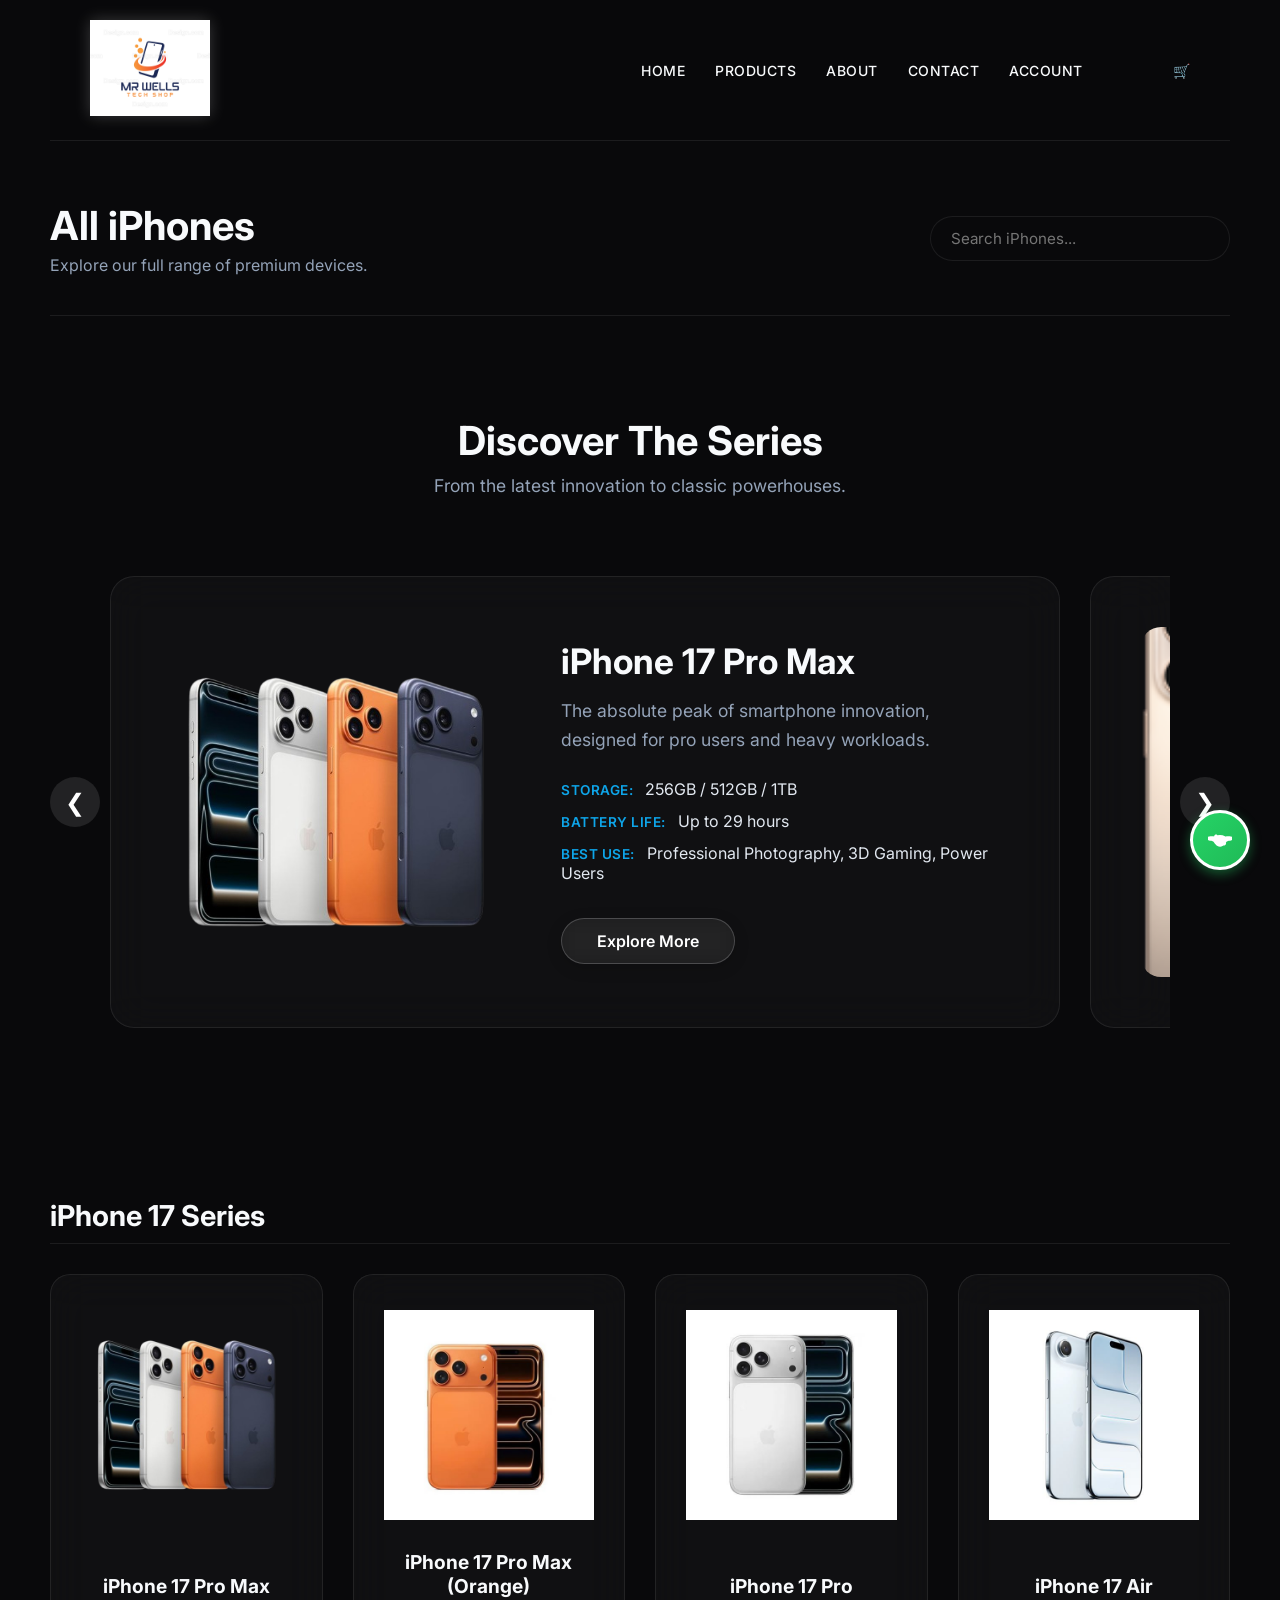
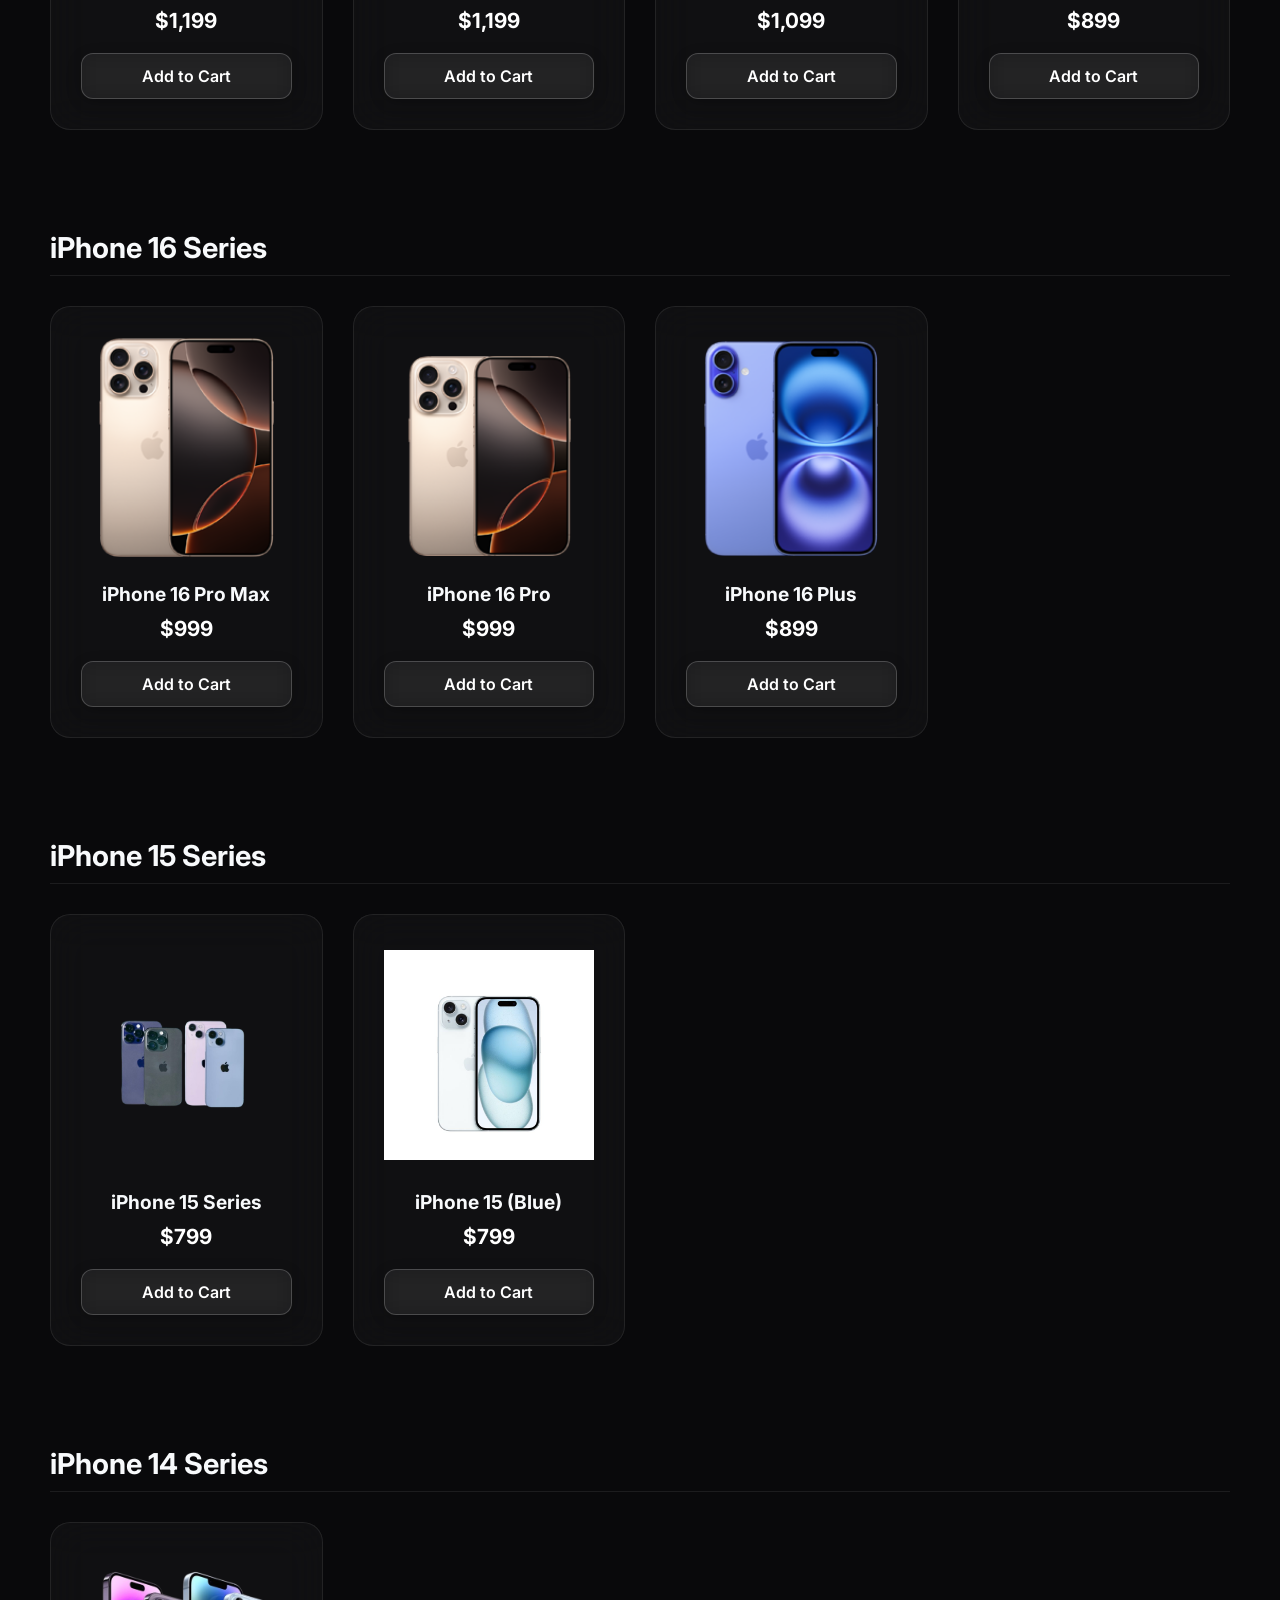
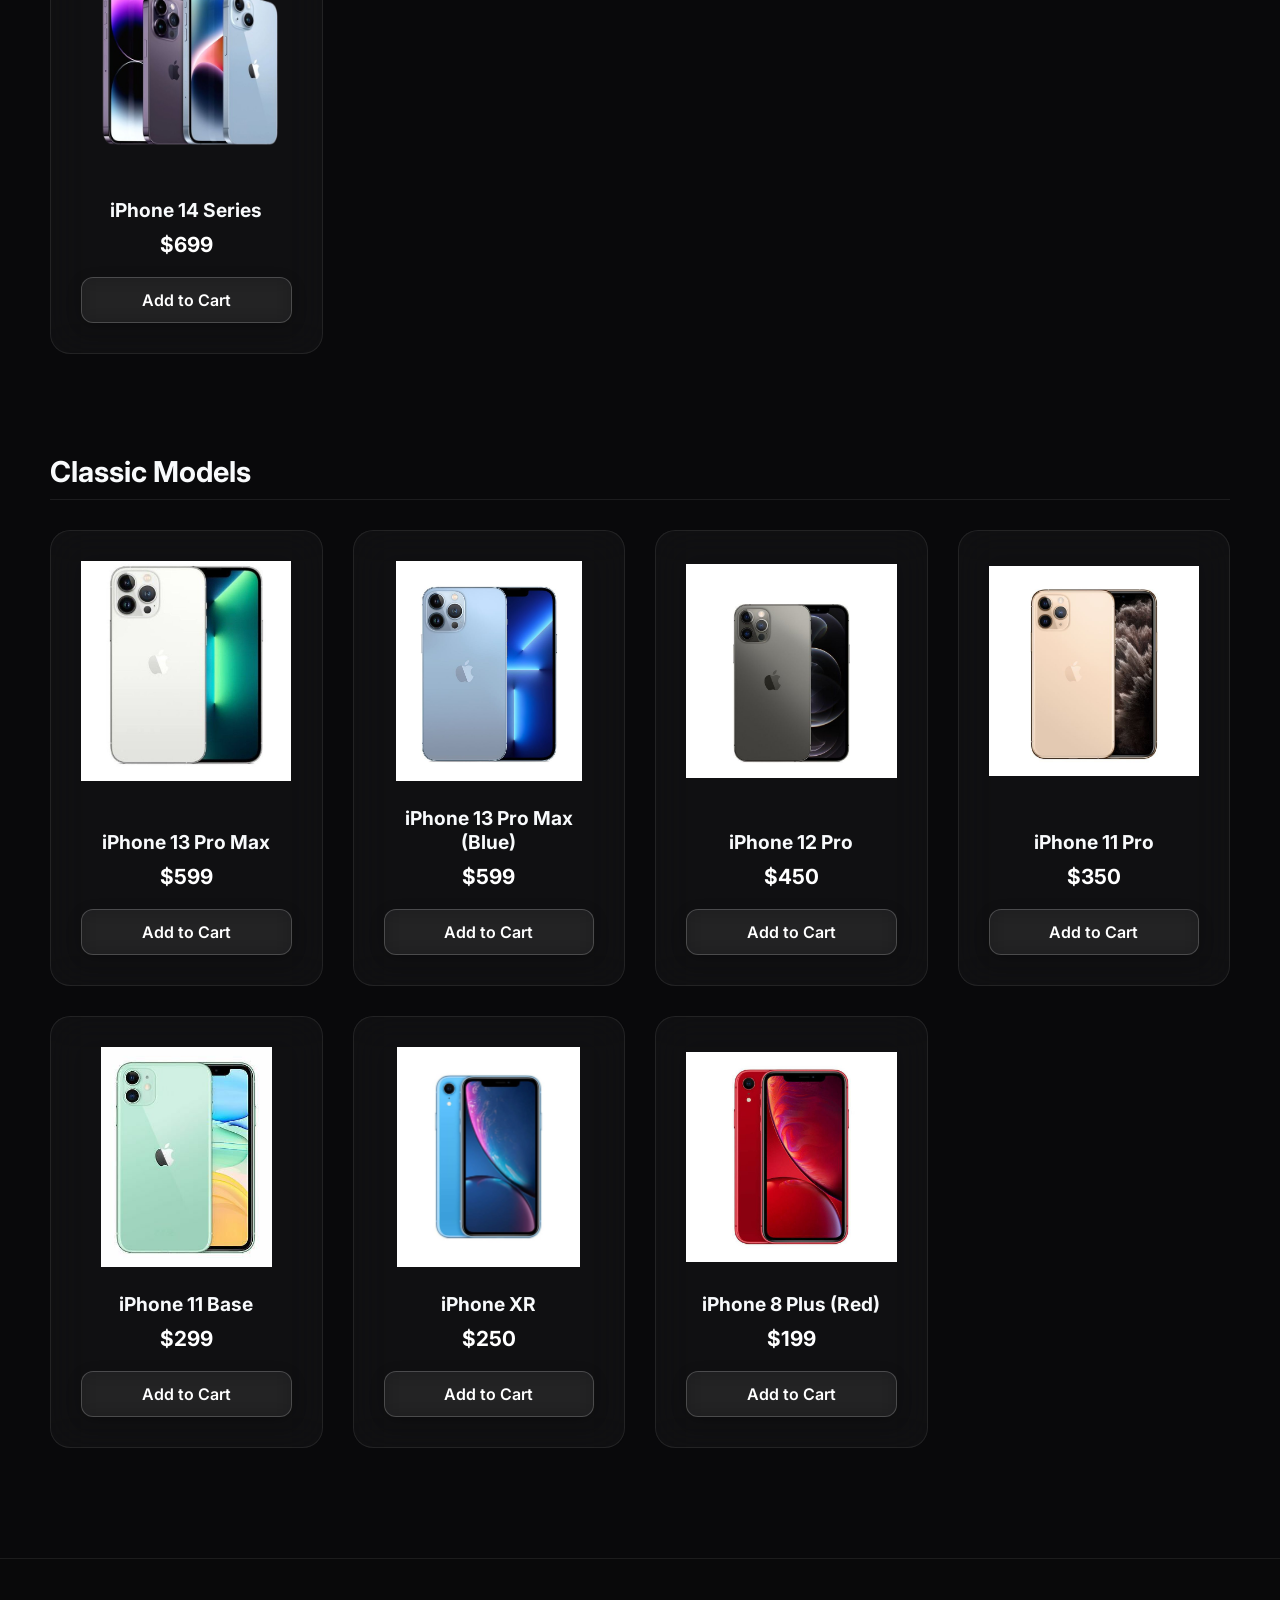
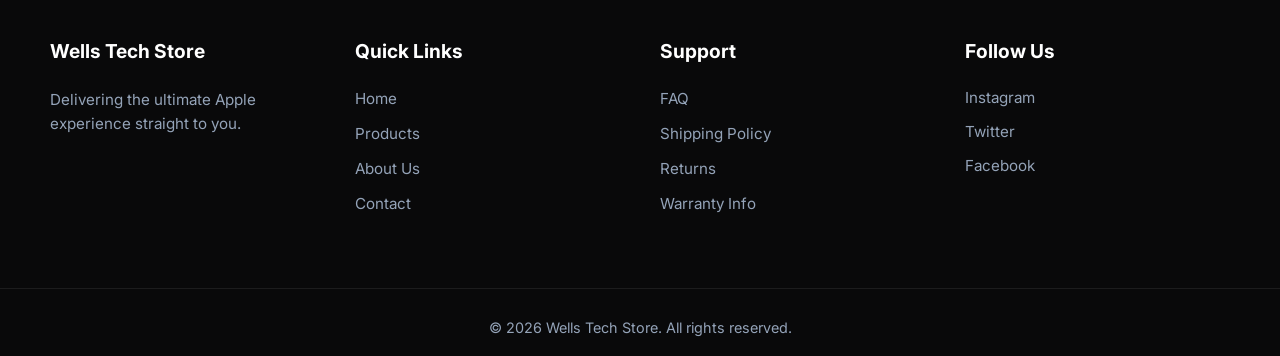
<file: products.html>
<!doctype html>
<html lang="en">
  <head>
    <meta charset="UTF-8" />
    <meta name="viewport" content="width=device-width, initial-scale=1.0" />
    <title>Products - Wells Tech Store</title>
    <link rel="preconnect" href="https://fonts.googleapis.com">
    <link rel="preconnect" href="https://fonts.gstatic.com" crossorigin>
    <link href="https://fonts.googleapis.com/css2?family=Inter:wght@300;400;600;700;800&display=swap" rel="stylesheet">
    <link rel="stylesheet" href="styles.css" />
  </head>
  <body>
    <div class="container">
      <div class="navbar">
        <div class="logo">
          <img src="./images/logo0.png" width="120px" alt="Wells Tech Logo"/>
        </div>
        <nav>
          <ul id="nav-menu">
            <li><a href="index.html">Home</a></li>
            <li><a href="products.html">Products</a></li>
            <li><a href="about.html">About</a></li>
            <li><a href="contact.html">Contact</a></li>
            <li><a href="account.html">Account</a></li>
            <li>
              <a href="cart.html" class="cart-link">
                🛒
                <span class="cart-count" style="display: none;"></span>
              </a>
            </li>
          </ul>
          <div class="hamburger" id="hamburger">
            <span></span>
            <span></span>
            <span></span>
          </div>
        </nav>
      </div>
      
      <!-- Products Header Section -->
      <div class="products-header">
          <div class="title-wrap">
              <h2>All iPhones</h2>
              <p>Explore our full range of premium devices.</p>
          </div>
          <div class="search-container">
              <input type="text" id="productSearch" class="product-search" placeholder="Search iPhones...">
          </div>
      </div>

      <div id="noResultsMessage" class="no-results" style="display: none;">
          <h3>Product Out of Stock</h3>
          <p>We couldn't find any iPhones matching your search right now.</p>
      </div>

      <!-- Carousel Section -->
      <div id="series" class="carousel-section">
        <div class="section-header">
            <h2>Discover The Series</h2>
            <p>From the latest innovation to classic powerhouses.</p>
        </div>
        <div class="carousel-container">
            <button class="carousel-btn prev">&#10094;</button>
            <div class="carousel-track">
                <!-- Carousel Item 1 -->
                <div class="large-carousel-item glass-card">
                    <img src="./images/Apple_iPhone_17_Pro_Max_512GB_-_Deep_Blue-removebg-preview.png" alt="iPhone 17 Pro Max">
                    <div class="large-item-info">
                        <h3>iPhone 17 Pro Max</h3>
                        <p class="desc">The absolute peak of smartphone innovation, designed for pro users and heavy workloads.</p>
                        <ul class="specs-list">
                            <li><span>Storage:</span> 256GB / 512GB / 1TB</li>
                            <li><span>Battery Life:</span> Up to 29 hours</li>
                            <li><span>Best Use:</span> Professional Photography, 3D Gaming, Power Users</li>
                        </ul>
                        <a href="products.html" class="buy-btn">Explore More</a>
                    </div>
                </div>
                <!-- Carousel Item 2 -->
                <div class="large-carousel-item glass-card">
                    <img src="./images/header_iphone_16_pro_max_rose_titanium_large.png" alt="iPhone 16 Pro Max">
                    <div class="large-item-info">
                        <h3>iPhone 16 Pro Max</h3>
                        <p class="desc">Forged in titanium. Incredibly strong and incredibly light. The ultimate device for creators.</p>
                        <ul class="specs-list">
                            <li><span>Storage:</span> 128GB / 256GB / 512GB</li>
                            <li><span>Battery Life:</span> Up to 27 hours</li>
                            <li><span>Best Use:</span> Content Creation, Videography, Daily Excellence</li>
                        </ul>
                        <a href="products.html" class="buy-btn">Explore More</a>
                    </div>
                </div>
                <!-- Carousel Item 3 -->
                <div class="large-carousel-item glass-card">
                    <img src="./images/header_iphone_16_plus_blue_large.png" alt="iPhone 16 Plus">
                    <div class="large-item-info">
                        <h3>iPhone 16 Plus</h3>
                        <p class="desc">More size. More fun. An expansive display coupled with incredibly long battery life.</p>
                        <ul class="specs-list">
                            <li><span>Storage:</span> 128GB / 256GB / 512GB</li>
                            <li><span>Battery Life:</span> Up to 26 hours</li>
                            <li><span>Best Use:</span> Streaming Movies, Social Media, Productivity</li>
                        </ul>
                        <a href="products.html" class="buy-btn">Explore More</a>
                    </div>
                </div>
                <!-- Carousel Item 4 -->
                <div class="large-carousel-item glass-card">
                    <img src="./images/iPhone-15-Sreries-removebg-preview.png" alt="iPhone 15 Series">
                    <div class="large-item-info">
                        <h3>iPhone 15 Series</h3>
                        <p class="desc">A huge leap forward. Featuring the Dynamic Island and an all-new 48MP Main camera.</p>
                        <ul class="specs-list">
                            <li><span>Storage:</span> 128GB / 256GB / 512GB</li>
                            <li><span>Battery Life:</span> Up to 20 hours</li>
                            <li><span>Best Use:</span> Essential Connectivity, Everyday Snaps, Great Value</li>
                        </ul>
                        <a href="products.html" class="buy-btn">Explore More</a>
                    </div>
                </div>
                <!-- Carousel Item 5 (Video) -->
                <div class="large-carousel-item glass-card">
                    <video src="./images/iPhone Air.mp4" autoplay loop muted playsinline></video>
                    <div class="large-item-info">
                        <h3>Introducing iPhone Air</h3>
                        <p class="desc">An exclusive concept preview. Astonishingly thin. Unbelievably capable.</p>
                        <ul class="specs-list">
                            <li><span>Coming Soon:</span> Be the first to know</li>
                            <li><span>Design:</span> Ultra-thin aerodynamic profile</li>
                            <li><span>Best Use:</span> Future enthusiasts, Portability</li>
                        </ul>
                        <a href="products.html" class="buy-btn">Stay Updated</a>
                    </div>
                </div>
                <!-- Carousel Item 6 (Video) -->
                <div class="large-carousel-item glass-card">
                    <video src="./images/iPhone 17 Pro and iPhone 17 Pro Max.mp4" autoplay loop muted playsinline></video>
                    <div class="large-item-info">
                        <h3>iPhone 17 Pro Series</h3>
                        <p class="desc">Watch the ultimate evolution of the pro line in action. Designed differently.</p>
                        <ul class="specs-list">
                            <li><span>Video Demo:</span> See it in motion</li>
                            <li><span>Performance:</span> Next-gen A-Series chip</li>
                            <li><span>Best Use:</span> Pro Cinematography</li>
                        </ul>
                        <a href="products.html" class="buy-btn">Explore More</a>
                    </div>
                </div>
            </div>
            <button class="carousel-btn next">&#10095;</button>
        </div>
      </div>

      <!-- Categories -->
      <div class="series-category">
          <h3 class="category-title">iPhone 17 Series</h3>
          <div class="products-grid">
              <div class="product-card glass-card">
                  <img src="./images/Apple_iPhone_17_Pro_Max_512GB_-_Deep_Blue-removebg-preview.png" alt="iPhone 17 Pro Max">
                  <div class="product-info">
                      <h4>iPhone 17 Pro Max</h4>
                      <p class="price">$1,199</p>
                      <a href="#" class="add-cart-btn">Add to Cart</a>
                  </div>
              </div>
              <div class="product-card glass-card">
                  <img src="./images/iPhone_17_Pro_Max_Cosmic_Orange.jpg" alt="iPhone 17 Pro Max Orange">
                  <div class="product-info">
                      <h4>iPhone 17 Pro Max (Orange)</h4>
                      <p class="price">$1,199</p>
                      <a href="#" class="add-cart-btn">Add to Cart</a>
                  </div>
              </div>
              <div class="product-card glass-card">
                  <img src="./images/iPhone_17_Pro_Silver.jpg" alt="iPhone 17 Pro Silver">
                  <div class="product-info">
                      <h4>iPhone 17 Pro</h4>
                      <p class="price">$1,099</p>
                      <a href="#" class="add-cart-btn">Add to Cart</a>
                  </div>
              </div>
              <div class="product-card glass-card">
                  <img src="./images/iPhone_17_Air_Blue_500.jpg" alt="iPhone 17 Air Blue">
                  <div class="product-info">
                      <h4>iPhone 17 Air</h4>
                      <p class="price">$899</p>
                      <a href="#" class="add-cart-btn">Add to Cart</a>
                  </div>
              </div>
          </div>
      </div>

      <div class="series-category">
          <h3 class="category-title">iPhone 16 Series</h3>
          <div class="products-grid">
              <div class="product-card glass-card">
                  <img src="./images/header_iphone_16_pro_max_rose_titanium_large.png" alt="iPhone 16 Pro Max">
                  <div class="product-info">
                      <h4>iPhone 16 Pro Max</h4>
                      <p class="price">$999</p>
                      <a href="#" class="add-cart-btn">Add to Cart</a>
                  </div>
              </div>
              <div class="product-card glass-card">
                  <img src="./images/header_iphone_16_pro_rose_titanium_large.png" alt="iPhone 16 Pro Rose">
                  <div class="product-info">
                      <h4>iPhone 16 Pro</h4>
                      <p class="price">$999</p>
                      <a href="#" class="add-cart-btn">Add to Cart</a>
                  </div>
              </div>
              <div class="product-card glass-card">
                  <img src="./images/header_iphone_16_plus_blue_large.png" alt="iPhone 16 Plus">
                  <div class="product-info">
                      <h4>iPhone 16 Plus</h4>
                      <p class="price">$899</p>
                      <a href="#" class="add-cart-btn">Add to Cart</a>
                  </div>
              </div>
          </div>
      </div>

      <div class="series-category">
          <h3 class="category-title">iPhone 15 Series</h3>
          <div class="products-grid">
              <div class="product-card glass-card">
                  <img src="./images/iPhone-15-Sreries-removebg-preview.png" alt="iPhone 15">
                  <div class="product-info">
                      <h4>iPhone 15 Series</h4>
                      <p class="price">$799</p>
                      <a href="#" class="add-cart-btn">Add to Cart</a>
                  </div>
              </div>
              <div class="product-card glass-card">
                  <img src="./images/Smartphone Apple iPhone 15 128GB bleu.jpg" alt="iPhone 15 Blue">
                  <div class="product-info">
                      <h4>iPhone 15 (Blue)</h4>
                      <p class="price">$799</p>
                      <a href="#" class="add-cart-btn">Add to Cart</a>
                  </div>
              </div>
          </div>
      </div>

      <div class="series-category">
          <h3 class="category-title">iPhone 14 Series</h3>
          <div class="products-grid">
              <div class="product-card glass-card">
                  <img src="./images/Apple_iPhone_14_series__Watch_Series_8_now_available_in_India-removebg-preview.png" alt="iPhone 14 Series">
                  <div class="product-info">
                      <h4>iPhone 14 Series</h4>
                      <p class="price">$699</p>
                      <a href="#" class="add-cart-btn">Add to Cart</a>
                  </div>
              </div>
          </div>
      </div>

      <div class="series-category">
          <h3 class="category-title">Classic Models</h3>
          <div class="products-grid">
              <div class="product-card glass-card">
                  <img src="./images/Iphone 13 Pro Max.jpg" alt="iPhone 13 Pro Max">
                  <div class="product-info">
                      <h4>iPhone 13 Pro Max</h4>
                      <p class="price">$599</p>
                      <a href="#" class="add-cart-btn">Add to Cart</a>
                  </div>
              </div>
              <div class="product-card glass-card">
                  <img src="./images/iPhone 13 Pro Max Blue Azul.jpg" alt="iPhone 13 Pro Max Blue">
                  <div class="product-info">
                      <h4>iPhone 13 Pro Max (Blue)</h4>
                      <p class="price">$599</p>
                      <a href="#" class="add-cart-btn">Add to Cart</a>
                  </div>
              </div>
              <div class="product-card glass-card">
                  <img src="./images/iPhone 12 Pro  512gb.jpg" alt="iPhone 12 Pro">
                  <div class="product-info">
                      <h4>iPhone 12 Pro</h4>
                      <p class="price">$450</p>
                      <a href="#" class="add-cart-btn">Add to Cart</a>
                  </div>
              </div>
              <div class="product-card glass-card">
                  <img src="./images/11 pro.jpg" alt="iPhone 11 Pro">
                  <div class="product-info">
                      <h4>iPhone 11 Pro</h4>
                      <p class="price">$350</p>
                      <a href="#" class="add-cart-btn">Add to Cart</a>
                  </div>
              </div>
              <div class="product-card glass-card">
                  <img src="./images/11.1.jpg" alt="iPhone 11">
                  <div class="product-info">
                      <h4>iPhone 11 Base</h4>
                      <p class="price">$299</p>
                      <a href="#" class="add-cart-btn">Add to Cart</a>
                  </div>
              </div>
              <div class="product-card glass-card">
                  <img src="./images/iPhone XR - 256GB - Blue - Grade A - The iOutlet.jpg" alt="iPhone XR">
                  <div class="product-info">
                      <h4>iPhone XR</h4>
                      <p class="price">$250</p>
                      <a href="#" class="add-cart-btn">Add to Cart</a>
                  </div>
              </div>
              <div class="product-card glass-card">
                  <img src="./images/iPhone 8 Plus 256GB (PRODUCT)Red Sprint.jpg" alt="iPhone 8 Plus Red">
                  <div class="product-info">
                      <h4>iPhone 8 Plus (Red)</h4>
                      <p class="price">$199</p>
                      <a href="#" class="add-cart-btn">Add to Cart</a>
                  </div>
              </div>
          </div>
      </div>
      
    </div>

    <!-- Footer -->
    <footer>
        <div class="container footer-container">
            <div class="footer-col">
                <h3>Wells Tech Store</h3>
                <p>Delivering the ultimate Apple experience straight to you.</p>
            </div>
            <div class="footer-col">
                <h3>Quick Links</h3>
                <ul>
                    <li><a href="index.html">Home</a></li>
                    <li><a href="products.html">Products</a></li>
                    <li><a href="about.html">About Us</a></li>
                    <li><a href="contact.html">Contact</a></li>
                </ul>
            </div>
            <div class="footer-col">
                <h3>Support</h3>
                <ul>
                    <li><a href="#">FAQ</a></li>
                    <li><a href="#">Shipping Policy</a></li>
                    <li><a href="#">Returns</a></li>
                    <li><a href="#">Warranty Info</a></li>
                </ul>
            </div>
            <div class="footer-col">
                <h3>Follow Us</h3>
                <div class="social-links">
                    <a href="#">Instagram</a>
                    <a href="#">Twitter</a>
                    <a href="#">Facebook</a>
                </div>
            </div>
        </div>
        <div class="footer-bottom">
            <p>&copy; 2026 Wells Tech Store. All rights reserved.</p>
        </div>
    </footer>
    <script>
      const searchInput = document.getElementById('productSearch');
      const categories = document.querySelectorAll('.series-category');
      const noResults = document.getElementById('noResultsMessage');

      searchInput.addEventListener('input', function() {
          const filter = this.value.toLowerCase();
          let totalVisible = 0;
          
          categories.forEach(category => {
              const cards = category.querySelectorAll('.product-card');
              let hasVisibleCards = false;

              cards.forEach(card => {
                  const title = card.querySelector('.product-info h4').textContent.toLowerCase();
                  if (title.includes(filter)) {
                      card.style.display = 'flex';
                      hasVisibleCards = true;
                      totalVisible++;
                  } else {
                      card.style.display = 'none';
                  }
              });

              category.style.display = hasVisibleCards ? 'block' : 'none';
          });
          
          if (noResults) {
              noResults.style.display = totalVisible === 0 ? 'block' : 'none';
          }
      });

      const track = document.querySelector('.carousel-track');
      const prevBtn = document.querySelector('.prev');
      const nextBtn = document.querySelector('.next');

      if (track && prevBtn && nextBtn) {
          const scrollAmount = 1000;

          const scrollNext = () => {
              if (track.scrollLeft + track.clientWidth >= track.scrollWidth - 10) {
                  track.scrollTo({ left: 0, behavior: 'smooth' });
              } else {
                  track.scrollBy({ left: scrollAmount, behavior: 'smooth' });
              }
          };

          nextBtn.addEventListener('click', scrollNext);

          prevBtn.addEventListener('click', () => {
              if (track.scrollLeft <= 0) {
                  track.scrollTo({ left: track.scrollWidth, behavior: 'smooth' });
              } else {
                  track.scrollBy({ left: -scrollAmount, behavior: 'smooth' });
              }
          });

          let autoScroll = setInterval(scrollNext, 2000);

          track.addEventListener('mouseenter', () => clearInterval(autoScroll));
          track.addEventListener('mouseleave', () => {
              autoScroll = setInterval(scrollNext, 2000);
          });
      }
    </script>
    <script src="cart.js"></script>
    <script>
      // Add to Cart button functionality
      document.querySelectorAll('.add-cart-btn').forEach((btn, index) => {
        btn.addEventListener('click', function(e) {
          e.preventDefault();
          const card = this.closest('.product-card');
          const productName = card.querySelector('h4').textContent;
          const priceText = card.querySelector('.price').textContent;
          const price = parseFloat(priceText.replace('$', '').replace(',', ''));
          const productId = 'prod-' + index;
          
          addToCart(productId, productName, price);
        });
      });
    </script>
    
    <!-- WhatsApp Floating Button -->
    <a href="https://wa.me/971556516551?text=Hi%20Mr%20Wells!%20I%20have%20a%20question%20about%20your%20products" class="whatsapp-float" title="Chat with us on WhatsApp">
      <svg style="width: 24px; height: 24px; fill: white;" viewBox="0 0 24 24"><path d="M17.472 14.382c-.297-.149-1.758-.867-2.03-.967-.273-.099-.471-.148-.67.15-.197.297-.767.966-.94 1.164-.173.199-.347.223-.644.075-.297-.15-1.255-.463-2.39-1.475-.883-.788-1.48-1.761-1.653-2.059-.173-.297-.018-.458.13-.606.134-.133.298-.347.446-.52.149-.174.198-.298.298-.497.099-.198.05-.371-.025-.52-.075-.149-.669-1.612-.916-2.207-.242-.579-.487-.5-.67-.51-.173-.008-.371-.01-.57-.01-.198 0-.52.074-.792.372-.272.297-1.04 1.016-1.04 2.479 0 1.462 1.065 2.875 1.213 3.074.149.198 2.096 3.2 5.076 4.487.709.306 1.262.489 1.694.625.712.227 1.36.195 1.871.118.571-.085 1.758-.719 2.006-1.413.248-.694.248-1.289.173-1.413-.074-.124-.272-.198-.57-.347m-5.421-7.403h-.004a9.87 9.87 0 00-4.955 1.312l-.355.214-.368-.067c-1.396-.233-2.734-.235-4.026-.07-.846.108-1.657.231-2.43.36-.389.063-.661.464-.661.9v.906c0 .566.29 1.07.736 1.412.59.448 1.355.622 2.091.753.329.052.648.107.953.157.303.048.586.135.873.237l.744.272c.613.265 1.156.744 1.584 1.418.823 1.305 2.007 2.542 3.287 3.315.656.408 1.534.645 2.503.645.968 0 1.846-.237 2.502-.645 1.28-.773 2.464-2.01 3.287-3.315.428-.674.971-1.153 1.584-1.418l.744-.272c.287-.102.57-.189.873-.237.305-.05.624-.105.953-.157.736-.131 1.501-.305 2.091-.753.446-.342.736-.846.736-1.412v-.906c0-.436-.272-.837-.661-.9-.773-.129-1.584-.252-2.43-.36-1.292-.165-2.63-.163-4.026.07l-.368.067-.355-.214a9.87 9.87 0 00-4.955-1.312z"/></svg>
    </a>
    <script>
      // Hamburger Menu Toggle
      const hamburger = document.getElementById('hamburger');
      const navMenu = document.getElementById('nav-menu');

      hamburger.addEventListener('click', () => {
        hamburger.classList.toggle('active');
        navMenu.classList.toggle('active');
      });

      // Close menu when clicking a link
      navMenu.addEventListener('click', (e) => {
        if (e.target.tagName === 'A') {
          hamburger.classList.remove('active');
          navMenu.classList.remove('active');
        }
      });
    </script>
  </body>
</html>
</file>
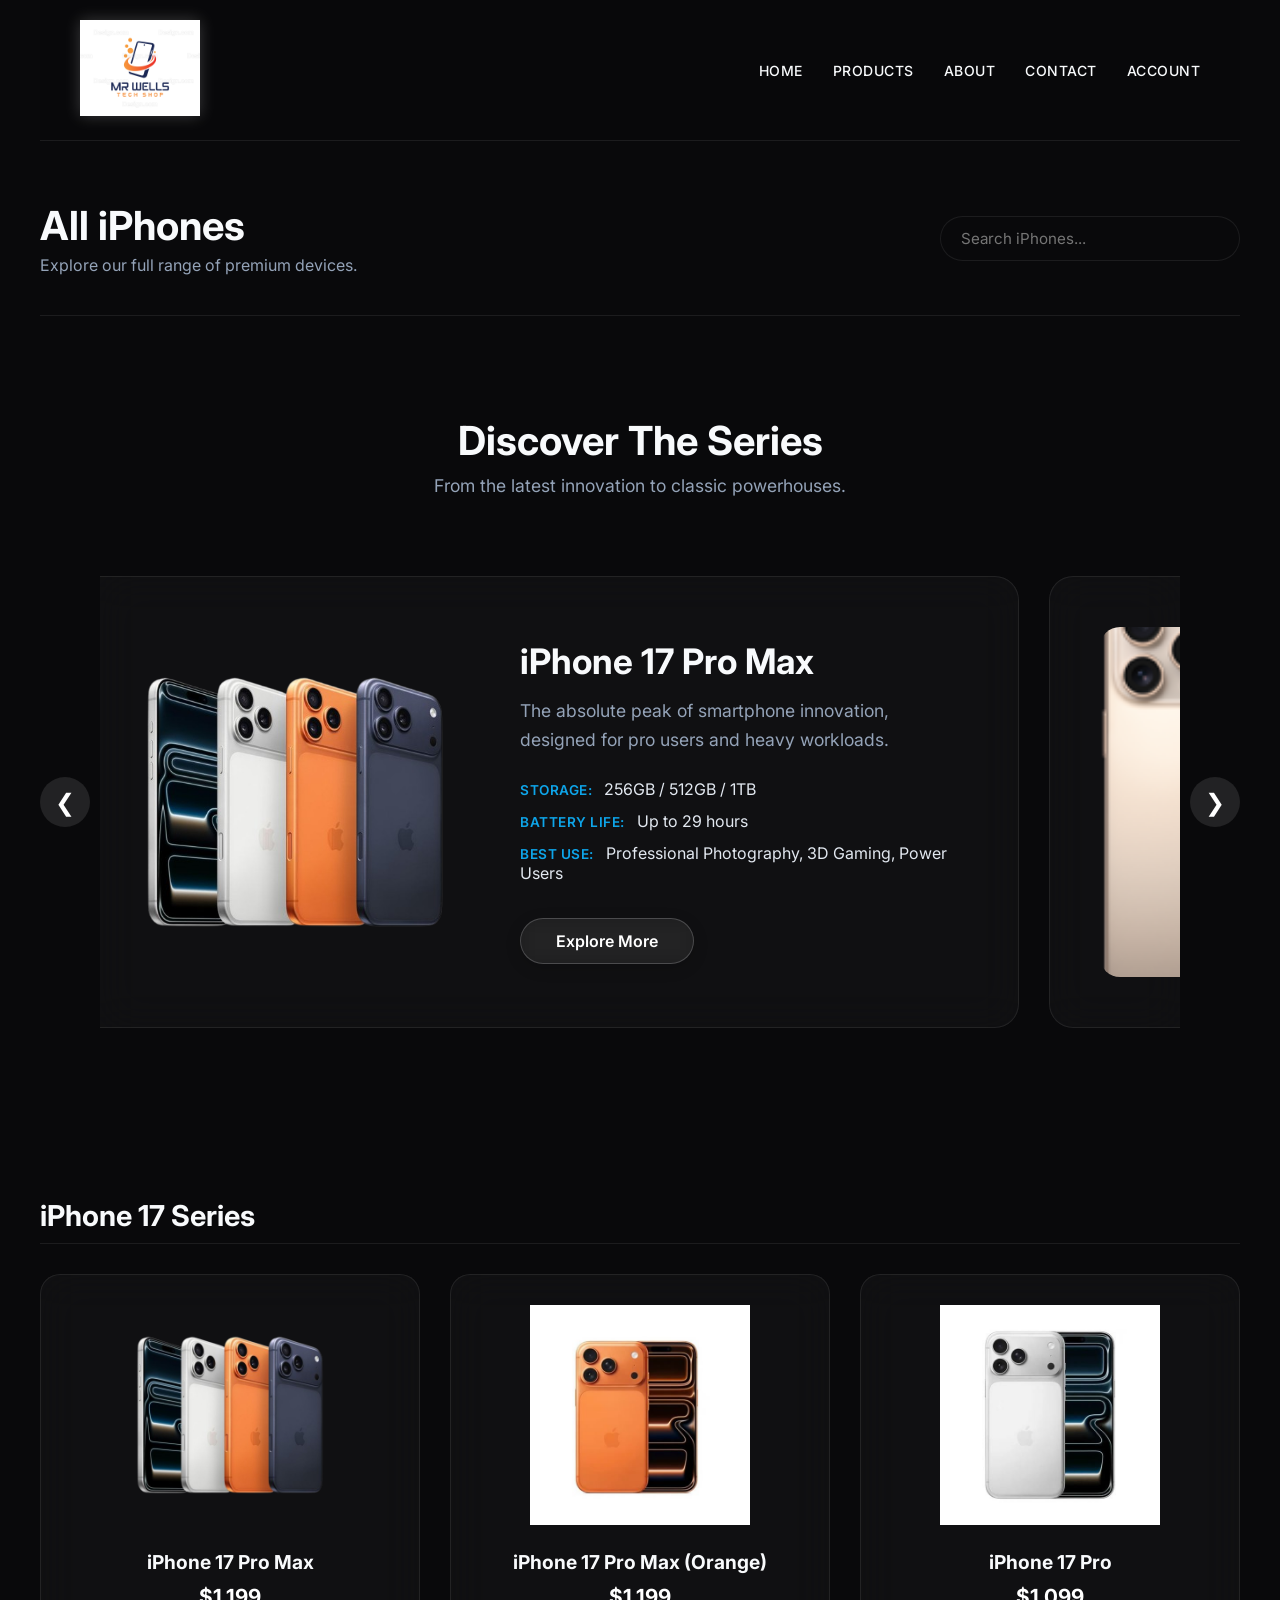
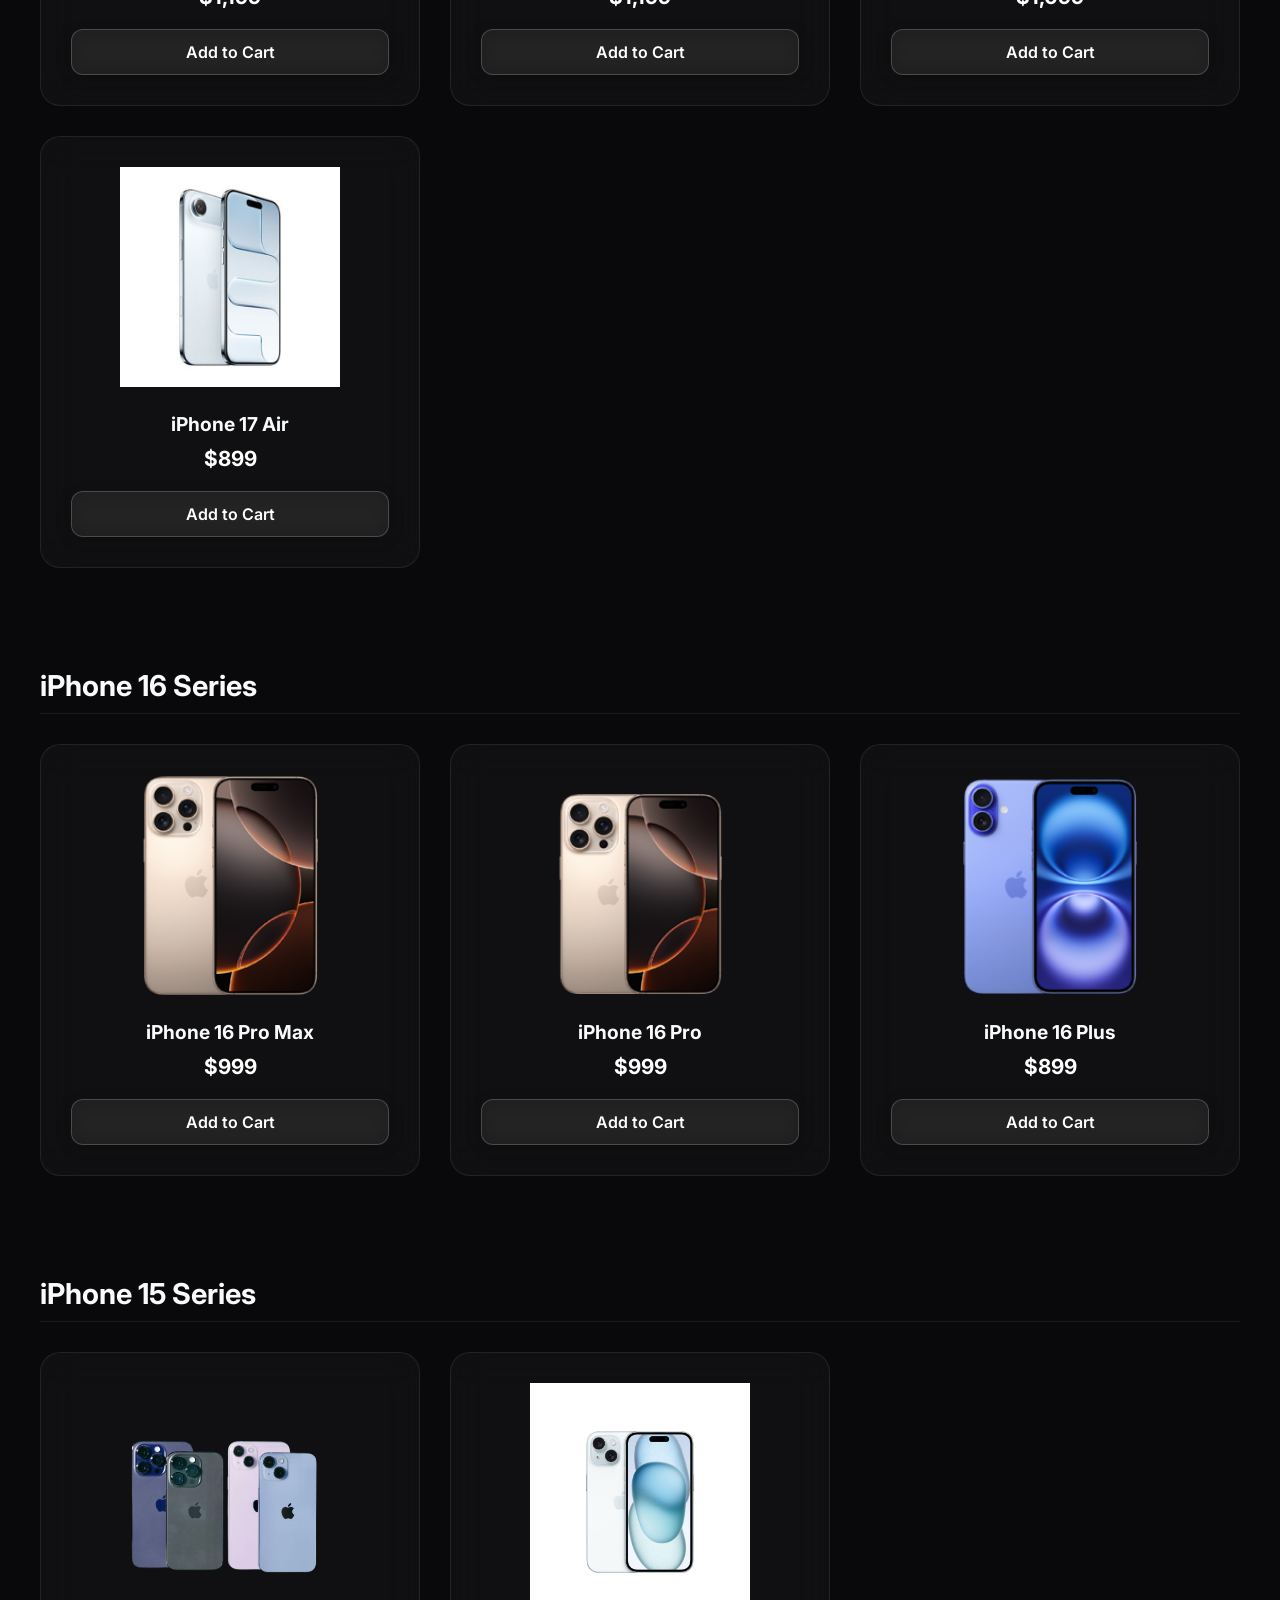
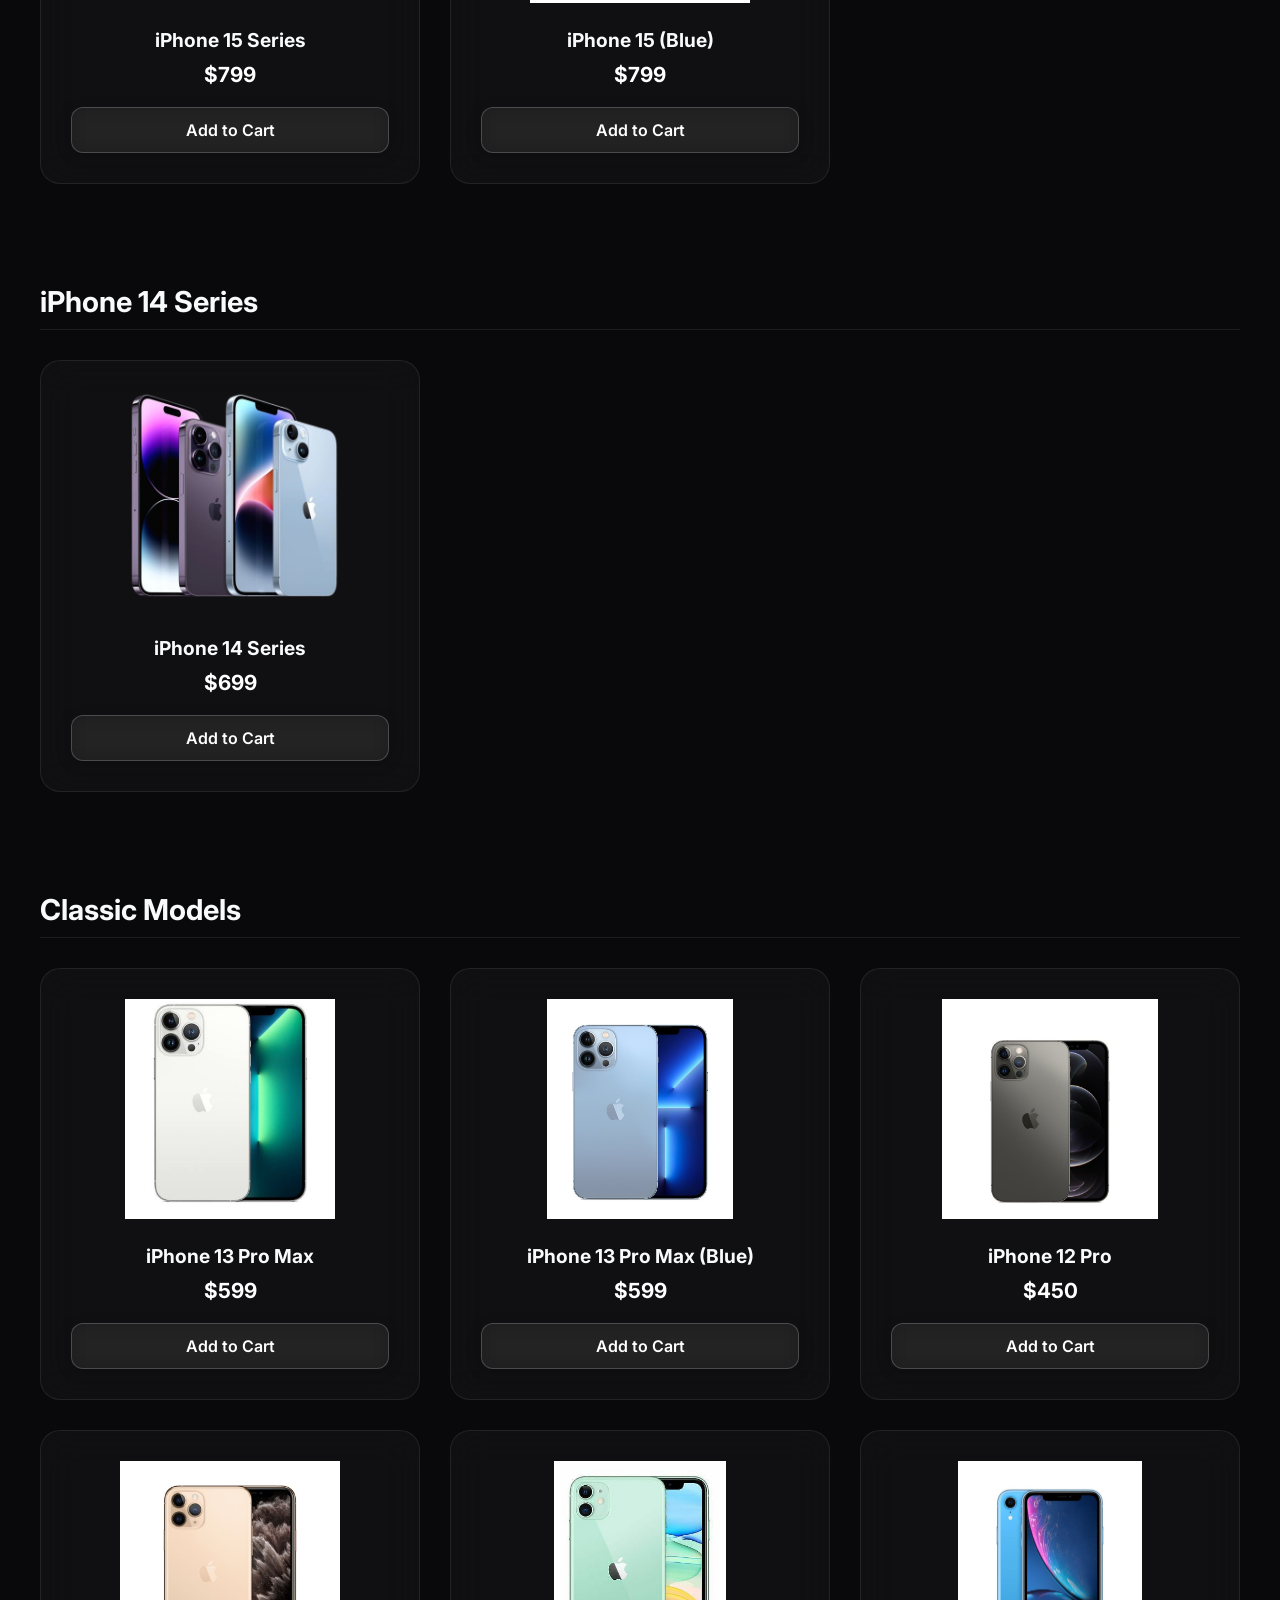
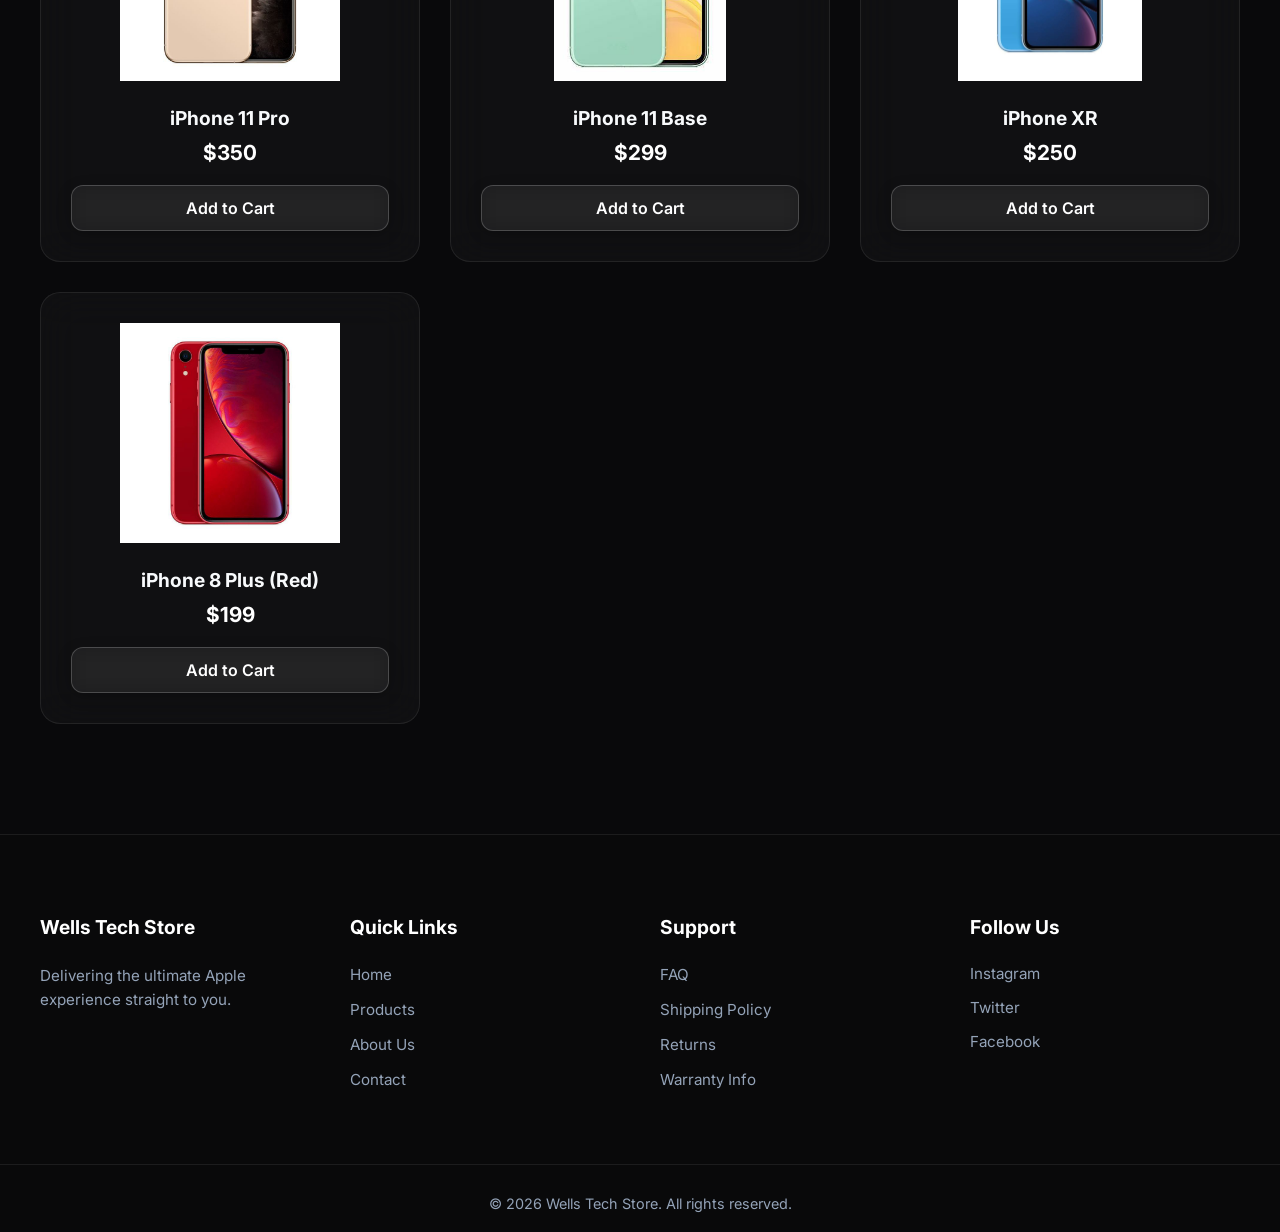
<file: Iphone Sales/products.html>
<!doctype html>
<html lang="en">
  <head>
    <meta charset="UTF-8" />
    <meta name="viewport" content="width=device-width, initial-scale=1.0" />
    <title>Products - Wells Tech Store</title>
    <link rel="preconnect" href="https://fonts.googleapis.com">
    <link rel="preconnect" href="https://fonts.gstatic.com" crossorigin>
    <link href="https://fonts.googleapis.com/css2?family=Inter:wght@300;400;600;700;800&display=swap" rel="stylesheet">
    <link rel="stylesheet" href="styles.css" />
  </head>
  <body>
    <div class="container">
      <div class="navbar">
        <div class="logo">
          <img src="./images/logo0.png" width="120px" alt="Wells Tech Logo"/>
        </div>
        <nav>
          <ul>
            <li><a href="index.html">Home</a></li>
            <li><a href="products.html">Products</a></li>
            <li><a href="#">About</a></li>
            <li><a href="#">Contact</a></li>
            <li><a href="#">Account</a></li>
          </ul>
        </nav>
      </div>
      
      <!-- Products Header Section -->
      <div class="products-header">
          <div class="title-wrap">
              <h2>All iPhones</h2>
              <p>Explore our full range of premium devices.</p>
          </div>
          <div class="search-container">
              <input type="text" id="productSearch" class="product-search" placeholder="Search iPhones...">
          </div>
      </div>

      <div id="noResultsMessage" class="no-results" style="display: none;">
          <h3>Product Out of Stock</h3>
          <p>We couldn't find any iPhones matching your search right now.</p>
      </div>

      <!-- Carousel Section -->
      <div id="series" class="carousel-section">
        <div class="section-header">
            <h2>Discover The Series</h2>
            <p>From the latest innovation to classic powerhouses.</p>
        </div>
        <div class="carousel-container">
            <button class="carousel-btn prev">&#10094;</button>
            <div class="carousel-track">
                <!-- Carousel Item 1 -->
                <div class="large-carousel-item glass-card">
                    <img src="./images/Apple_iPhone_17_Pro_Max_512GB_-_Deep_Blue-removebg-preview.png" alt="iPhone 17 Pro Max">
                    <div class="large-item-info">
                        <h3>iPhone 17 Pro Max</h3>
                        <p class="desc">The absolute peak of smartphone innovation, designed for pro users and heavy workloads.</p>
                        <ul class="specs-list">
                            <li><span>Storage:</span> 256GB / 512GB / 1TB</li>
                            <li><span>Battery Life:</span> Up to 29 hours</li>
                            <li><span>Best Use:</span> Professional Photography, 3D Gaming, Power Users</li>
                        </ul>
                        <a href="products.html" class="buy-btn">Explore More</a>
                    </div>
                </div>
                <!-- Carousel Item 2 -->
                <div class="large-carousel-item glass-card">
                    <img src="./images/header_iphone_16_pro_max_rose_titanium_large.png" alt="iPhone 16 Pro Max">
                    <div class="large-item-info">
                        <h3>iPhone 16 Pro Max</h3>
                        <p class="desc">Forged in titanium. Incredibly strong and incredibly light. The ultimate device for creators.</p>
                        <ul class="specs-list">
                            <li><span>Storage:</span> 128GB / 256GB / 512GB</li>
                            <li><span>Battery Life:</span> Up to 27 hours</li>
                            <li><span>Best Use:</span> Content Creation, Videography, Daily Excellence</li>
                        </ul>
                        <a href="products.html" class="buy-btn">Explore More</a>
                    </div>
                </div>
                <!-- Carousel Item 3 -->
                <div class="large-carousel-item glass-card">
                    <img src="./images/header_iphone_16_plus_blue_large.png" alt="iPhone 16 Plus">
                    <div class="large-item-info">
                        <h3>iPhone 16 Plus</h3>
                        <p class="desc">More size. More fun. An expansive display coupled with incredibly long battery life.</p>
                        <ul class="specs-list">
                            <li><span>Storage:</span> 128GB / 256GB / 512GB</li>
                            <li><span>Battery Life:</span> Up to 26 hours</li>
                            <li><span>Best Use:</span> Streaming Movies, Social Media, Productivity</li>
                        </ul>
                        <a href="products.html" class="buy-btn">Explore More</a>
                    </div>
                </div>
                <!-- Carousel Item 4 -->
                <div class="large-carousel-item glass-card">
                    <img src="./images/iPhone-15-Sreries-removebg-preview.png" alt="iPhone 15 Series">
                    <div class="large-item-info">
                        <h3>iPhone 15 Series</h3>
                        <p class="desc">A huge leap forward. Featuring the Dynamic Island and an all-new 48MP Main camera.</p>
                        <ul class="specs-list">
                            <li><span>Storage:</span> 128GB / 256GB / 512GB</li>
                            <li><span>Battery Life:</span> Up to 20 hours</li>
                            <li><span>Best Use:</span> Essential Connectivity, Everyday Snaps, Great Value</li>
                        </ul>
                        <a href="products.html" class="buy-btn">Explore More</a>
                    </div>
                </div>
                <!-- Carousel Item 5 (Video) -->
                <div class="large-carousel-item glass-card">
                    <video src="./images/iPhone Air.mp4" autoplay loop muted playsinline></video>
                    <div class="large-item-info">
                        <h3>Introducing iPhone Air</h3>
                        <p class="desc">An exclusive concept preview. Astonishingly thin. Unbelievably capable.</p>
                        <ul class="specs-list">
                            <li><span>Coming Soon:</span> Be the first to know</li>
                            <li><span>Design:</span> Ultra-thin aerodynamic profile</li>
                            <li><span>Best Use:</span> Future enthusiasts, Portability</li>
                        </ul>
                        <a href="products.html" class="buy-btn">Stay Updated</a>
                    </div>
                </div>
                <!-- Carousel Item 6 (Video) -->
                <div class="large-carousel-item glass-card">
                    <video src="./images/iPhone 17 Pro and iPhone 17 Pro Max.mp4" autoplay loop muted playsinline></video>
                    <div class="large-item-info">
                        <h3>iPhone 17 Pro Series</h3>
                        <p class="desc">Watch the ultimate evolution of the pro line in action. Designed differently.</p>
                        <ul class="specs-list">
                            <li><span>Video Demo:</span> See it in motion</li>
                            <li><span>Performance:</span> Next-gen A-Series chip</li>
                            <li><span>Best Use:</span> Pro Cinematography</li>
                        </ul>
                        <a href="products.html" class="buy-btn">Explore More</a>
                    </div>
                </div>
            </div>
            <button class="carousel-btn next">&#10095;</button>
        </div>
      </div>

      <!-- Categories -->
      <div class="series-category">
          <h3 class="category-title">iPhone 17 Series</h3>
          <div class="products-grid">
              <div class="product-card glass-card">
                  <img src="./images/Apple_iPhone_17_Pro_Max_512GB_-_Deep_Blue-removebg-preview.png" alt="iPhone 17 Pro Max">
                  <div class="product-info">
                      <h4>iPhone 17 Pro Max</h4>
                      <p class="price">$1,199</p>
                      <a href="#" class="add-cart-btn">Add to Cart</a>
                  </div>
              </div>
              <div class="product-card glass-card">
                  <img src="./images/iPhone_17_Pro_Max_Cosmic_Orange.jpg" alt="iPhone 17 Pro Max Orange">
                  <div class="product-info">
                      <h4>iPhone 17 Pro Max (Orange)</h4>
                      <p class="price">$1,199</p>
                      <a href="#" class="add-cart-btn">Add to Cart</a>
                  </div>
              </div>
              <div class="product-card glass-card">
                  <img src="./images/iPhone_17_Pro_Silver.jpg" alt="iPhone 17 Pro Silver">
                  <div class="product-info">
                      <h4>iPhone 17 Pro</h4>
                      <p class="price">$1,099</p>
                      <a href="#" class="add-cart-btn">Add to Cart</a>
                  </div>
              </div>
              <div class="product-card glass-card">
                  <img src="./images/iPhone_17_Air_Blue_500.jpg" alt="iPhone 17 Air Blue">
                  <div class="product-info">
                      <h4>iPhone 17 Air</h4>
                      <p class="price">$899</p>
                      <a href="#" class="add-cart-btn">Add to Cart</a>
                  </div>
              </div>
          </div>
      </div>

      <div class="series-category">
          <h3 class="category-title">iPhone 16 Series</h3>
          <div class="products-grid">
              <div class="product-card glass-card">
                  <img src="./images/header_iphone_16_pro_max_rose_titanium_large.png" alt="iPhone 16 Pro Max">
                  <div class="product-info">
                      <h4>iPhone 16 Pro Max</h4>
                      <p class="price">$999</p>
                      <a href="#" class="add-cart-btn">Add to Cart</a>
                  </div>
              </div>
              <div class="product-card glass-card">
                  <img src="./images/header_iphone_16_pro_rose_titanium_large.png" alt="iPhone 16 Pro Rose">
                  <div class="product-info">
                      <h4>iPhone 16 Pro</h4>
                      <p class="price">$999</p>
                      <a href="#" class="add-cart-btn">Add to Cart</a>
                  </div>
              </div>
              <div class="product-card glass-card">
                  <img src="./images/header_iphone_16_plus_blue_large.png" alt="iPhone 16 Plus">
                  <div class="product-info">
                      <h4>iPhone 16 Plus</h4>
                      <p class="price">$899</p>
                      <a href="#" class="add-cart-btn">Add to Cart</a>
                  </div>
              </div>
          </div>
      </div>

      <div class="series-category">
          <h3 class="category-title">iPhone 15 Series</h3>
          <div class="products-grid">
              <div class="product-card glass-card">
                  <img src="./images/iPhone-15-Sreries-removebg-preview.png" alt="iPhone 15">
                  <div class="product-info">
                      <h4>iPhone 15 Series</h4>
                      <p class="price">$799</p>
                      <a href="#" class="add-cart-btn">Add to Cart</a>
                  </div>
              </div>
              <div class="product-card glass-card">
                  <img src="./images/Smartphone Apple iPhone 15 128GB bleu.jpg" alt="iPhone 15 Blue">
                  <div class="product-info">
                      <h4>iPhone 15 (Blue)</h4>
                      <p class="price">$799</p>
                      <a href="#" class="add-cart-btn">Add to Cart</a>
                  </div>
              </div>
          </div>
      </div>

      <div class="series-category">
          <h3 class="category-title">iPhone 14 Series</h3>
          <div class="products-grid">
              <div class="product-card glass-card">
                  <img src="./images/Apple_iPhone_14_series__Watch_Series_8_now_available_in_India-removebg-preview.png" alt="iPhone 14 Series">
                  <div class="product-info">
                      <h4>iPhone 14 Series</h4>
                      <p class="price">$699</p>
                      <a href="#" class="add-cart-btn">Add to Cart</a>
                  </div>
              </div>
          </div>
      </div>

      <div class="series-category">
          <h3 class="category-title">Classic Models</h3>
          <div class="products-grid">
              <div class="product-card glass-card">
                  <img src="./images/Iphone 13 Pro Max.jpg" alt="iPhone 13 Pro Max">
                  <div class="product-info">
                      <h4>iPhone 13 Pro Max</h4>
                      <p class="price">$599</p>
                      <a href="#" class="add-cart-btn">Add to Cart</a>
                  </div>
              </div>
              <div class="product-card glass-card">
                  <img src="./images/iPhone 13 Pro Max Blue Azul.jpg" alt="iPhone 13 Pro Max Blue">
                  <div class="product-info">
                      <h4>iPhone 13 Pro Max (Blue)</h4>
                      <p class="price">$599</p>
                      <a href="#" class="add-cart-btn">Add to Cart</a>
                  </div>
              </div>
              <div class="product-card glass-card">
                  <img src="./images/iPhone 12 Pro  512gb.jpg" alt="iPhone 12 Pro">
                  <div class="product-info">
                      <h4>iPhone 12 Pro</h4>
                      <p class="price">$450</p>
                      <a href="#" class="add-cart-btn">Add to Cart</a>
                  </div>
              </div>
              <div class="product-card glass-card">
                  <img src="./images/11 pro.jpg" alt="iPhone 11 Pro">
                  <div class="product-info">
                      <h4>iPhone 11 Pro</h4>
                      <p class="price">$350</p>
                      <a href="#" class="add-cart-btn">Add to Cart</a>
                  </div>
              </div>
              <div class="product-card glass-card">
                  <img src="./images/11.1.jpg" alt="iPhone 11">
                  <div class="product-info">
                      <h4>iPhone 11 Base</h4>
                      <p class="price">$299</p>
                      <a href="#" class="add-cart-btn">Add to Cart</a>
                  </div>
              </div>
              <div class="product-card glass-card">
                  <img src="./images/iPhone XR - 256GB - Blue - Grade A - The iOutlet.jpg" alt="iPhone XR">
                  <div class="product-info">
                      <h4>iPhone XR</h4>
                      <p class="price">$250</p>
                      <a href="#" class="add-cart-btn">Add to Cart</a>
                  </div>
              </div>
              <div class="product-card glass-card">
                  <img src="./images/iPhone 8 Plus 256GB (PRODUCT)Red Sprint.jpg" alt="iPhone 8 Plus Red">
                  <div class="product-info">
                      <h4>iPhone 8 Plus (Red)</h4>
                      <p class="price">$199</p>
                      <a href="#" class="add-cart-btn">Add to Cart</a>
                  </div>
              </div>
          </div>
      </div>
      
    </div>

    <!-- Footer -->
    <footer>
        <div class="container footer-container">
            <div class="footer-col">
                <h3>Wells Tech Store</h3>
                <p>Delivering the ultimate Apple experience straight to you.</p>
            </div>
            <div class="footer-col">
                <h3>Quick Links</h3>
                <ul>
                    <li><a href="index.html">Home</a></li>
                    <li><a href="products.html">Products</a></li>
                    <li><a href="#">About Us</a></li>
                    <li><a href="#">Contact</a></li>
                </ul>
            </div>
            <div class="footer-col">
                <h3>Support</h3>
                <ul>
                    <li><a href="#">FAQ</a></li>
                    <li><a href="#">Shipping Policy</a></li>
                    <li><a href="#">Returns</a></li>
                    <li><a href="#">Warranty Info</a></li>
                </ul>
            </div>
            <div class="footer-col">
                <h3>Follow Us</h3>
                <div class="social-links">
                    <a href="#">Instagram</a>
                    <a href="#">Twitter</a>
                    <a href="#">Facebook</a>
                </div>
            </div>
        </div>
        <div class="footer-bottom">
            <p>&copy; 2026 Wells Tech Store. All rights reserved.</p>
        </div>
    </footer>
    <script>
      const searchInput = document.getElementById('productSearch');
      const categories = document.querySelectorAll('.series-category');
      const noResults = document.getElementById('noResultsMessage');

      searchInput.addEventListener('input', function() {
          const filter = this.value.toLowerCase();
          let totalVisible = 0;
          
          categories.forEach(category => {
              const cards = category.querySelectorAll('.product-card');
              let hasVisibleCards = false;

              cards.forEach(card => {
                  const title = card.querySelector('.product-info h4').textContent.toLowerCase();
                  if (title.includes(filter)) {
                      card.style.display = 'flex';
                      hasVisibleCards = true;
                      totalVisible++;
                  } else {
                      card.style.display = 'none';
                  }
              });

              category.style.display = hasVisibleCards ? 'block' : 'none';
          });
          
          if (noResults) {
              noResults.style.display = totalVisible === 0 ? 'block' : 'none';
          }
      });

      const track = document.querySelector('.carousel-track');
      const prevBtn = document.querySelector('.prev');
      const nextBtn = document.querySelector('.next');

      if (track && prevBtn && nextBtn) {
          const scrollAmount = 1000;

          const scrollNext = () => {
              if (track.scrollLeft + track.clientWidth >= track.scrollWidth - 10) {
                  track.scrollTo({ left: 0, behavior: 'smooth' });
              } else {
                  track.scrollBy({ left: scrollAmount, behavior: 'smooth' });
              }
          };

          nextBtn.addEventListener('click', scrollNext);

          prevBtn.addEventListener('click', () => {
              if (track.scrollLeft <= 0) {
                  track.scrollTo({ left: track.scrollWidth, behavior: 'smooth' });
              } else {
                  track.scrollBy({ left: -scrollAmount, behavior: 'smooth' });
              }
          });

          let autoScroll = setInterval(scrollNext, 2000);

          track.addEventListener('mouseenter', () => clearInterval(autoScroll));
          track.addEventListener('mouseleave', () => {
              autoScroll = setInterval(scrollNext, 2000);
          });
      }
    </script>
  </body>
</html>
</file>
<file: styles.css>
/* Modern, Premium Dark Mode Aesthetic CSS */
:root {
    --bg-dark: #09090b;
    --text-main: #f8fafc;
    --text-muted: #94a3b8;
    --primary-gradient: linear-gradient(135deg, #0ea5e9, #6366f1);
    --card-bg: rgba(255, 255, 255, 0.03);
    --card-border: rgba(255, 255, 255, 0.08);
}

* {
    margin: 0;
    padding: 0;
    box-sizing: border-box;
    font-family: 'Inter', sans-serif;
}

body {
    background-color: var(--bg-dark);
    color: var(--text-main);
    overflow-x: hidden;
}

/* Navbar styles */
.navbar {
    display: flex;
    align-items: center;
    padding: 20px 40px;
    background: rgba(9, 9, 11, 0.6);
    backdrop-filter: blur(12px);
    -webkit-backdrop-filter: blur(12px);
    position: sticky;
    top: 0;
    z-index: 100;
    border-bottom: 1px solid var(--card-border);
}

.logo img {
    filter: drop-shadow(0 0 8px rgba(255,255,255,0.2));
}

nav {
    flex: 1;
    text-align: right;
}

nav ul {
    display: inline-flex;
    list-style-type: none;
    gap: 30px;
}

nav ul li a {
    text-decoration: none;
    color: var(--text-main);
    font-size: 14px;
    font-weight: 500;
    transition: color 0.3s ease;
    letter-spacing: 0.5px;
    text-transform: uppercase;
}

nav ul li a:hover {
    color: #0ea5e9;
}

nav ul li:last-child {
    margin-left: 60px; /* Moves the cart further to the right */
}

.container {
    max-width: 1400px;
    margin: auto;
    padding: 0 40px;
}

/* Hero Section */
.hero {
    min-height: 80vh;
    display: flex;
    align-items: center;
    flex-wrap: wrap;
    position: relative;
}

.col-2 {
    flex-basis: 50%;
    min-width: 300px;
}

.col-2 h1 {
    font-size: 4rem;
    font-weight: 800;
    line-height: 1.1;
    margin-bottom: 20px;
    letter-spacing: -1px;
}

.gradient-text {
    background: var(--primary-gradient);
    -webkit-background-clip: text;
    background-clip: text;
    -webkit-text-fill-color: transparent;
}

.col-2 p {
    color: var(--text-muted);
    font-size: 1.1rem;
    line-height: 1.6;
    margin-bottom: 40px;
    max-width: 80%;
}

.btn {
    display: inline-block;
    background: rgba(255, 255, 255, 0.05);
    color: #fff;
    padding: 15px 35px;
    border-radius: 30px;
    text-decoration: none;
    font-weight: 600;
    backdrop-filter: blur(10px);
    -webkit-backdrop-filter: blur(10px);
    border: 1px solid rgba(255, 255, 255, 0.2);
    transition: all 0.3s ease;
    box-shadow: 0 4px 15px rgba(0, 0, 0, 0.2);
}

.btn:hover {
    background: rgba(255, 255, 255, 0.15);
    border-color: rgba(255, 255, 255, 0.4);
    transform: translateY(-3px);
    box-shadow: 0 8px 25px rgba(0, 0, 0, 0.4);
}

.hero-img-container {
    position: relative;
    display: flex;
    justify-content: center;
    align-items: center;
}

.hero-device {
    max-width: 90%;
    position: relative;
    z-index: 2;
    animation: float 6s ease-in-out infinite;
    filter: drop-shadow(0 20px 40px rgba(0,0,0,0.5));
}

/* Hamburger Menu - Hidden by default (desktop) */
.hamburger {
    display: none;
    flex-direction: column;
    cursor: pointer;
    gap: 6px;
    padding: 5px;
}

.hamburger span {
    width: 25px;
    height: 3px;
    background: var(--text-main);
    border-radius: 2px;
    transition: all 0.3s ease;
}

@keyframes float {
    0% { transform: translateY(0px); }
    50% { transform: translateY(-20px); }
    100% { transform: translateY(0px); }
}

.glow-orb {
    position: absolute;
    width: 400px;
    height: 400px;
    background: radial-gradient(circle, rgba(99, 102, 241, 0.3) 0%, rgba(14, 165, 233, 0) 70%);
    border-radius: 50%;
    top: 50%;
    left: 50%;
    transform: translate(-50%, -50%);
    z-index: 1;
    filter: blur(40px);
}

/* Carousel Section */
.carousel-section {
    padding: 100px 0;
}

.section-header {
    text-align: center;
    margin-bottom: 60px;
}

.section-header h2 {
    font-size: 2.5rem;
    margin-bottom: 10px;
}

.section-header p {
    color: var(--text-muted);
    font-size: 1.1rem;
}

.carousel-container {
    display: flex;
    align-items: center;
    position: relative;
    width: 100%;
}

.carousel-track {
    display: flex;
    gap: 30px;
    overflow-x: auto;
    scroll-snap-type: x mandatory;
    scroll-behavior: smooth;
    padding: 20px 0;
    margin: 0 60px;
    -ms-overflow-style: none; /* IE and Edge */
    scrollbar-width: none; /* Firefox */
}

.carousel-track::-webkit-scrollbar {
    display: none;
}

.large-carousel-item {
    min-width: 950px;
    border-radius: 24px;
    padding: 50px;
    scroll-snap-align: center;
    display: flex;
    flex-direction: row;
    align-items: center;
    gap: 50px;
    transition: transform 0.4s ease, border-color 0.4s ease;
}

.glass-card {
    background: var(--card-bg);
    border: 1px solid var(--card-border);
    backdrop-filter: blur(20px);
    -webkit-backdrop-filter: blur(20px);
}

.glass-card:hover {
    transform: translateY(-10px);
    border-color: rgba(255, 255, 255, 0.2);
    box-shadow: 0 20px 40px rgba(0, 0, 0, 0.4);
}

.large-carousel-item img,
.large-carousel-item video {
    height: 350px;
    width: 350px;
    object-fit: cover;
    border-radius: 20px;
    transition: transform 0.5s ease;
}

.large-carousel-item:hover img,
.large-carousel-item:hover video {
    transform: scale(1.05);
}

.large-item-info {
    text-align: left;
    flex: 1;
}

.large-item-info h3 {
    font-size: 2.2rem;
    margin-bottom: 15px;
    color: var(--text-main);
}

.large-item-info p.desc {
    color: var(--text-muted);
    font-size: 1.1rem;
    line-height: 1.6;
    margin-bottom: 25px;
}

.specs-list {
    list-style: none;
    margin-bottom: 35px;
}

.specs-list li {
    font-size: 1rem;
    margin-bottom: 12px;
    color: #e2e8f0;
}

.specs-list li span {
    font-weight: 600;
    color: #0ea5e9;
    margin-right: 8px;
    text-transform: uppercase;
    font-size: 0.85rem;
    letter-spacing: 0.5px;
}

.buy-btn {
    display: inline-block;
    padding: 12px 35px;
    border-radius: 30px;
    background: rgba(255, 255, 255, 0.05);
    border: 1px solid rgba(255, 255, 255, 0.2);
    color: #fff;
    text-decoration: none;
    font-weight: 600;
    backdrop-filter: blur(10px);
    -webkit-backdrop-filter: blur(10px);
    transition: all 0.3s ease;
    box-shadow: 0 4px 15px rgba(0, 0, 0, 0.2);
}

.buy-btn:hover {
    background: rgba(255, 255, 255, 0.15);
    border-color: rgba(255, 255, 255, 0.4);
    transform: translateY(-3px);
    box-shadow: 0 8px 25px rgba(0, 0, 0, 0.4);
}

.carousel-btn {
    background: rgba(255, 255, 255, 0.1);
    border: none;
    color: white;
    font-size: 24px;
    width: 50px;
    height: 50px;
    border-radius: 50%;
    cursor: pointer;
    position: absolute;
    z-index: 10;
    transition: background 0.3s ease;
    display: flex;
    align-items: center;
    justify-content: center;
}

.carousel-btn:hover {
    background: rgba(255, 255, 255, 0.2);
}

.carousel-btn.prev {
    left: 0;
}

.carousel-btn.next {
    right: 0;
}

/* Features Section */
.features-section {
    display: flex;
    justify-content: space-between;
    gap: 30px;
    padding: 80px 0;
    flex-wrap: wrap;
}

.feature-box {
    flex: 1;
    min-width: 280px;
    padding: 40px 30px;
    text-align: center;
    border-radius: 24px;
}

.feature-icon {
    font-size: 3rem;
    margin-bottom: 20px;
}

.feature-box h3 {
    margin-bottom: 15px;
    font-size: 1.3rem;
}

.feature-box p {
    color: var(--text-muted);
    line-height: 1.6;
    font-size: 0.95rem;
}

/* Footer Section */
footer {
    background: rgba(9, 9, 11, 0.8);
    border-top: 1px solid var(--card-border);
    padding: 80px 0 20px 0;
    margin-top: 60px;
}

.footer-container {
    display: flex;
    justify-content: space-between;
    flex-wrap: wrap;
    gap: 40px;
    margin-bottom: 60px;
}

.footer-col {
    flex: 1;
    min-width: 200px;
}

.footer-col h3 {
    margin-bottom: 25px;
    font-size: 1.2rem;
    color: #fff;
}

.footer-col p {
    color: var(--text-muted);
    font-size: 0.95rem;
    line-height: 1.6;
}

.footer-col ul {
    list-style: none;
}

.footer-col ul li {
    margin-bottom: 15px;
}

.footer-col ul li a, .social-links a {
    color: var(--text-muted);
    text-decoration: none;
    transition: color 0.3s ease;
    font-size: 0.95rem;
}

.footer-col ul li a:hover, .social-links a:hover {
    color: #0ea5e9;
}

.social-links {
    display: flex;
    flex-direction: column;
    gap: 15px;
}

.footer-bottom {
    text-align: center;
    padding-top: 30px;
    border-top: 1px solid var(--card-border);
    color: var(--text-muted);
    font-size: 0.9rem;
}

/* Products Page */
.products-header {
    display: flex;
    justify-content: space-between;
    align-items: center;
    padding: 20px 0 40px 0;
    margin-top: 40px;
    border-bottom: 1px solid var(--card-border);
}

.title-wrap h2 {
    font-size: 2.5rem;
    margin-bottom: 5px;
}

.title-wrap p {
    color: var(--text-muted);
}

.search-container {
    position: relative;
    width: 100%;
    max-width: 300px;
}

.product-search {
    width: 100%;
    background: var(--bg-dark);
    color: var(--text-main);
    border: 1px solid var(--card-border);
    padding: 12px 20px;
    border-radius: 30px;
    font-family: inherit;
    font-size: 0.95rem;
    transition: all 0.3s ease;
    box-sizing: border-box;
}

.product-search:focus {
    outline: none;
    border-color: #0ea5e9;
    box-shadow: 0 0 10px rgba(14, 165, 233, 0.2);
}

.category-title {
    font-size: 1.8rem;
    margin-top: 50px;
    padding-bottom: 10px;
    border-bottom: 1px solid var(--card-border);
    color: var(--text-main);
}

.products-grid {
    display: grid;
    grid-template-columns: repeat(auto-fill, minmax(280px, 1fr));
    gap: 30px;
    padding: 30px 0 50px 0;
}

.product-card {
    padding: 30px;
    text-align: center;
    border-radius: 20px;
    transition: transform 0.4s ease, border-color 0.4s ease;
    display: flex;
    flex-direction: column;
    justify-content: space-between;
}

.product-card img {
    width: 100%;
    height: 220px;
    object-fit: contain;
    margin-bottom: 25px;
    transition: transform 0.5s ease;
}

.product-card:hover img {
    transform: scale(1.08);
}

.product-info h4 {
    font-size: 1.2rem;
    margin-bottom: 10px;
}

.product-info .price {
    font-size: 1.3rem;
    color: #fff;
    font-weight: 700;
    margin-bottom: 20px;
}

.add-cart-btn {
    display: block;
    width: 100%;
    padding: 12px 0;
    background: rgba(255, 255, 255, 0.05);
    color: #fff;
    text-decoration: none;
    border-radius: 12px;
    font-weight: 600;
    backdrop-filter: blur(10px);
    -webkit-backdrop-filter: blur(10px);
    border: 1px solid rgba(255, 255, 255, 0.2);
    transition: all 0.3s ease;
    box-shadow: 0 4px 15px rgba(0, 0, 0, 0.2);
}

.add-cart-btn:hover {
    background: rgba(255, 255, 255, 0.15);
    border-color: rgba(255, 255, 255, 0.4);
    transform: translateY(-2px);
    box-shadow: 0 8px 25px rgba(0, 0, 0, 0.4);
}

/* ============= COMPREHENSIVE RESPONSIVE DESIGN ============= */

/* Tablet & Below (900px) */
@media (max-width: 900px) {
    .container {
        padding: 0 20px;
    }

    .navbar {
        padding: 15px 20px;
    }

    nav ul {
        display: none;
        flex-direction: column;
        position: absolute;
        top: 60px;
        right: 0;
        background: rgba(9, 9, 11, 0.95);
        width: 100%;
        padding: 20px 0;
        gap: 0;
    }

    nav ul.active {
        display: flex;
    }

    nav ul li {
        width: 100%;
    }

    nav ul li a {
        display: block;
        padding: 15px 25px;
    }

    nav {
        display: flex;
        align-items: center;
        gap: 10px;
    }

    .logo img {
        width: 100px !important;
    }

    .hamburger {
        display: flex;
        flex-direction: column;
        cursor: pointer;
        gap: 6px;
        margin-left: auto;
    }

    .hamburger span {
        width: 25px;
        height: 3px;
        background: var(--text-main);
        border-radius: 2px;
        transition: all 0.3s ease;
    }

    .hamburger.active span:nth-child(1) {
        transform: rotate(45deg) translate(8px, 8px);
    }

    .hamburger.active span:nth-child(2) {
        opacity: 0;
    }

    .hamburger.active span:nth-child(3) {
        transform: rotate(-45deg) translate(7px, -7px);
    }

    /* Hero Section */
    .hero {
        padding-top: 20px;
        min-height: 60vh;
    }

    .col-2 {
        flex-basis: 100%;
        text-align: center;
        margin-bottom: 30px;
    }

    .col-2 h1 {
        font-size: 2.5rem;
        line-height: 1.2;
    }

    .col-2 p {
        margin: 0 auto 30px auto;
        font-size: 1rem;
        max-width: 100%;
    }

    .glow-orb {
        width: 250px;
        height: 250px;
    }

    /* Carousel */
    .carousel-section {
        padding: 60px 0;
    }

    .section-header h2 {
        font-size: 2rem;
    }

    .carousel-track {
        margin: 0 30px;
    }

    .carousel-btn {
        width: 40px;
        height: 40px;
        font-size: 18px;
    }

    .large-carousel-item {
        flex-direction: column;
        min-width: 85vw;
        padding: 25px;
        gap: 25px;
    }

    .large-item-info {
        text-align: center;
    }

    .large-item-info h3 {
        font-size: 1.5rem;
    }

    .large-carousel-item img,
    .large-carousel-item video {
        width: 100%;
        height: 250px;
    }

    /* Features */
    .features-section {
        flex-direction: column;
        padding: 60px 0;
        gap: 20px;
    }

    .feature-box {
        min-width: 100%;
        padding: 30px 20px;
    }

    .feature-icon {
        font-size: 2.5rem;
    }

    /* Products */
    .products-header {
        flex-direction: column;
        align-items: stretch;
        gap: 20px;
        padding: 15px 0 30px 0;
    }

    .title-wrap h2 {
        font-size: 2rem;
    }

    .search-container {
        max-width: 100%;
    }

    .products-grid {
        grid-template-columns: repeat(auto-fill, minmax(200px, 1fr));
        gap: 20px;
        padding: 20px 0 40px 0;
    }

    .product-card {
        padding: 20px;
    }

    .product-card img {
        height: 180px;
    }

    .category-title {
        font-size: 1.5rem;
        margin-top: 30px;
    }

    /* Cart Layout */
    .cart-content {
        grid-template-columns: 1fr;
        gap: 30px;
    }

    .order-summary {
        position: static;
        height: auto;
    }

    .cart-header h1 {
        font-size: 2rem;
    }

    .cart-item {
        flex-direction: column;
        gap: 15px;
    }

    .item-total {
        width: 100%;
        text-align: left;
    }

    /* Footer */
    footer {
        padding: 60px 0 20px 0;
    }

    .footer-container {
        gap: 30px;
    }

    .footer-col {
        min-width: 100%;
    }

    /* Forms */
    .form-row {
        grid-template-columns: 1fr;
        gap: 12px;
    }

    .form-group input,
    .form-group select,
    .form-group textarea {
        padding: 12px 15px;
        font-size: 16px;
    }

    /* About Page */
    .about-section {
        grid-template-columns: 1fr;
        gap: 30px;
        padding: 50px 0;
    }

    .about-text h2 {
        font-size: 1.5rem;
    }

    /* Contact */
    .contact-header h1,
    .about-header h1 {
        font-size: 2rem;
    }

    .info-cards {
        grid-template-columns: repeat(auto-fit, minmax(200px, 1fr));
    }

    .values-grid {
        gap: 20px;
    }

    .value-card {
        padding: 20px;
    }

    .team-grid {
        grid-template-columns: repeat(2, 1fr);
    }

    .stats-section {
        gap: 20px;
    }

    .stat-card {
        padding: 30px 20px;
    }
}

/* Small Mobile (600px) */
@media (max-width: 600px) {
    .container {
        padding: 0 15px;
    }

    .navbar {
        padding: 12px 15px;
    }

    .logo img {
        width: 80px !important;
    }

    /* Typography */
    h1 {
        font-size: 1.8rem !important;
    }

    h2 {
        font-size: 1.4rem !important;
    }

    h3 {
        font-size: 1.1rem !important;
    }

    body {
        font-size: 14px;
    }

    nav ul li a {
        font-size: 13px;
    }

    /* Hero */
    .hero {
        min-height: 50vh;
        padding-top: 15px;
    }

    .col-2 h1 {
        font-size: 1.8rem;
        line-height: 1.2;
        margin-bottom: 15px;
    }

    .col-2 p {
        font-size: 0.9rem;
        margin-bottom: 20px;
    }

    .btn {
        padding: 12px 25px;
        font-size: 0.9rem;
    }

    .glow-orb {
        width: 150px;
        height: 150px;
        filter: blur(30px);
    }

    /* Carousel */
    .carousel-section {
        padding: 40px 0;
    }

    .section-header h2 {
        font-size: 1.5rem;
    }

    .section-header p {
        font-size: 0.95rem;
    }

    .carousel-track {
        margin: 0 15px;
        gap: 15px;
    }

    .carousel-btn {
        width: 35px;
        height: 35px;
        font-size: 16px;
    }

    .large-carousel-item {
        min-width: 90vw;
        padding: 15px;
        gap: 15px;
    }

    .large-item-info h3 {
        font-size: 1.3rem;
    }

    .large-item-info p.desc {
        font-size: 0.95rem;
    }

    .large-carousel-item img,
    .large-carousel-item video {
        height: 200px;
    }

    .specs-list li {
        font-size: 0.9rem;
        margin-bottom: 8px;
    }

    .buy-btn {
        padding: 10px 20px;
        font-size: 0.9rem;
    }

    /* Features */
    .features-section {
        padding: 40px 0;
    }

    .feature-icon {
        font-size: 2rem;
    }

    .feature-box h3 {
        font-size: 1.1rem;
    }

    .feature-box p {
        font-size: 0.85rem;
    }

    /* Products Grid */
    .products-grid {
        grid-template-columns: 1fr;
        gap: 15px;
        padding: 15px 0 30px 0;
    }

    .product-card {
        padding: 15px;
    }

    .product-card img {
        height: 150px;
    }

    .product-info h4 {
        font-size: 1rem;
    }

    .product-info .price {
        font-size: 1.2rem;
    }

    .add-cart-btn {
        padding: 10px 0;
        font-size: 0.9rem;
        min-height: 44px;
    }

    /* Cart */
    .cart-header h1 {
        font-size: 1.6rem;
    }

    .cart-header p {
        font-size: 0.95rem;
    }

    .cart-items-section h2,
    .order-summary h2 {
        font-size: 1.2rem;
    }

    .cart-item {
        padding: 12px;
        gap: 10px;
        flex-direction: column;
    }

    .cart-item .item-image {
        width: 100%;
    }

    .item-quantity {
        font-size: 0.9rem;
        padding: 4px 8px;
    }

    .item-total {
        text-align: right;
        min-width: 60px;
        font-size: 0.95rem;
    }

    .remove-btn {
        font-size: 1rem;
    }

    .summary-row {
        font-size: 0.9rem;
    }

    .summary-row.total {
        font-size: 1.1rem;
    }

    .btn-checkout {
        padding: 12px;
        font-size: 0.95rem;
        min-height: 44px;
    }

    /* Footer */
    footer {
        padding: 40px 0 15px 0;
    }

    .footer-container {
        gap: 20px;
        margin-bottom: 40px;
    }

    .footer-col h3 {
        font-size: 1rem;
        margin-bottom: 15px;
    }

    .footer-col p,
    .footer-col ul li a {
        font-size: 0.9rem;
    }

    /* Forms */
    .contact-form,
    .checkout-form {
        padding: 15px;
    }

    .form-group {
        margin-bottom: 10px;
    }

    .form-group label {
        font-size: 0.85rem;
    }

    .form-group input,
    .form-group select,
    .form-group textarea {
        padding: 12px 12px;
        font-size: 16px;
    }

    .form-row {
        grid-template-columns: 1fr;
        gap: 10px;
    }

    .btn-submit {
        padding: 12px 25px;
        font-size: 0.95rem;
        min-height: 44px;
    }

    /* About */
    .about-header h1 {
        font-size: 1.6rem;
    }

    .about-text h2 {
        font-size: 1.3rem;
    }

    .about-text p {
        font-size: 0.9rem;
    }

    .values-grid {
        grid-template-columns: 1fr;
    }

    .team-grid {
        grid-template-columns: 1fr;
    }

    .stats-section {
        grid-template-columns: 1fr;
        padding: 40px 0;
        gap: 15px;
    }

    .stat-number {
        font-size: 1.5rem;
    }

    /* Contact */
    .info-cards {
        grid-template-columns: 1fr;
    }

    .info-card {
        padding: 20px;
    }

    .info-icon {
        font-size: 2rem;
    }

    /* Modal */
    .modal-content {
        width: 95%;
        border-radius: 16px;
    }

    .modal-header {
        padding: 20px;
    }

    .modal-header h2 {
        font-size: 1.3rem;
    }

    /* Touch-friendly buttons */
    button, a.btn, input[type="submit"], input[type="button"] {
        min-height: 44px;
        min-width: 44px;
    }

    /* Notification */
    .notification {
        bottom: 10px;
        right: 10px;
        left: 10px;
        max-width: calc(100% - 20px);
    }
}

/* Extra Small Mobile (less than 400px) */
@media (max-width: 400px) {
    .container {
        padding: 0 12px;
    }

    .navbar {
        padding: 10px 12px;
    }

    .logo img {
        width: 70px !important;
    }

    nav ul li a {
        padding: 12px 20px;
        font-size: 12px;
    }

    h1 {
        font-size: 1.4rem !important;
    }

    h2 {
        font-size: 1.2rem !important;
    }

    h3 {
        font-size: 1rem !important;
    }

    .col-2 h1 {
        font-size: 1.4rem;
    }

    .col-2 p {
        font-size: 0.85rem;
    }

    .btn {
        padding: 10px 20px;
        font-size: 0.85rem;
    }

    .hero {
        min-height: 45vh;
    }

    .section-header h2 {
        font-size: 1.3rem;
    }

    .carousel-track {
        gap: 10px;
    }

    .large-carousel-item {
        padding: 12px;
        gap: 12px;
    }

    .products-grid {
        grid-template-columns: 1fr;
        gap: 12px;
    }

    .product-card {
        padding: 12px;
    }

    .product-card img {
        height: 120px;
        margin-bottom: 12px;
    }

    .form-group input,
    .form-group select,
    .form-group textarea {
        font-size: 16px;
    }

    .cart-item {
        padding: 10px;
    }

    footer {
        padding: 30px 0 10px 0;
    }
}

/* Large Screens (1200px+) */
@media (min-width: 1200px) {
    .container {
        padding: 0 50px;
    }

    .products-grid {
        grid-template-columns: repeat(4, 1fr);
    }

    .values-grid {
        grid-template-columns: repeat(3, 1fr);
    }

    .team-grid {
        grid-template-columns: repeat(4, 1fr);
    }
}

/* No Results Message */
.no-results {
    text-align: center;
    padding: 60px 20px;
    background: var(--card-bg);
    border: 1px solid var(--card-border);
    border-radius: 20px;
    margin: 40px 0;
}

.no-results h3 {
    font-size: 1.8rem;
    margin-bottom: 10px;
    color: var(--text-main);
}

.no-results p {
    color: var(--text-muted);
    font-size: 1.1rem;
}

/* Cart Badge */
.cart-link {
    position: relative;
    display: inline-block;
}

.cart-count {
    position: absolute;
    top: -8px;
    right: -10px;
    background: linear-gradient(135deg, #0ea5e9, #6366f1);
    color: white;
    width: 20px;
    height: 20px;
    border-radius: 50%;
    font-size: 0.7rem;
    font-weight: 700;
    display: flex;
    align-items: center;
    justify-content: center;
    box-shadow: 0 2px 8px rgba(14, 165, 233, 0.4);
}

/* Notifications */
.notification {
    position: fixed;
    bottom: 20px;
    right: 20px;
    background: rgba(6, 182, 212, 0.9);
    color: white;
    padding: 15px 25px;
    border-radius: 12px;
    backdrop-filter: blur(10px);
    -webkit-backdrop-filter: blur(10px);
    border: 1px solid rgba(255, 255, 255, 0.2);
    opacity: 0;
    transition: opacity 0.3s ease;
    z-index: 1000;
}

.notification.show {
    opacity: 1;
}

/* Cart Page */
.cart-header {
    text-align: center;
    padding: 60px 0 40px 0;
    border-bottom: 1px solid var(--card-border);
    margin-bottom: 40px;
}

.cart-header h1 {
    font-size: 2.5rem;
    margin-bottom: 10px;
}

.cart-header p {
    color: var(--text-muted);
    font-size: 1.1rem;
}

.cart-content {
    display: grid;
    grid-template-columns: 2fr 1fr;
    gap: 40px;
    margin-bottom: 60px;
}

.cart-items-section h2 {
    margin-bottom: 30px;
    font-size: 1.5rem;
}

.cart-items-list {
    display: flex;
    flex-direction: column;
    gap: 20px;
}

.cart-item {
    display: flex;
    gap: 20px;
    padding: 20px;
    background: var(--card-bg);
    border: 1px solid var(--card-border);
    border-radius: 16px;
    align-items: center;
}

.cart-item .item-image {
    flex-shrink: 0;
}

.cart-item .item-details {
    flex: 1;
}

.cart-item .item-details h3 {
    margin-bottom: 5px;
}

.item-quantity {
    display: flex;
    align-items: center;
    gap: 10px;
    background: var(--card-bg);
    border: 1px solid var(--card-border);
    border-radius: 8px;
    padding: 5px 10px;
}

.qty-btn {
    background: none;
    border: none;
    color: #0ea5e9;
    font-size: 1.2rem;
    cursor: pointer;
    padding: 0 5px;
    font-weight: 600;
    transition: all 0.2s ease;
    pointer-events: auto;
}

.qty-btn:hover {
    color: #06b6d4;
    transform: scale(1.1);
}

.qty-btn:active {
    transform: scale(0.95);
}

.item-quantity input {
    width: 40px;
    text-align: center;
    background: transparent;
    border: none;
    color: var(--text-main);
    font-size: 1rem;
    cursor: text;
    padding: 4px 2px;
    transition: all 0.2s ease;
    pointer-events: auto;
}

.item-quantity input:focus {
    outline: none;
    background: rgba(255, 255, 255, 0.05);
    border-radius: 4px;
}

.item-total {
    flex-shrink: 0;
    text-align: right;
    min-width: 80px;
}

.remove-btn {
    background: none;
    border: none;
    font-size: 1.2rem;
    cursor: pointer;
    opacity: 0.6;
    transition: opacity 0.3s ease;
    padding: 5px;
    pointer-events: auto;
}

.remove-btn:hover {
    opacity: 1;
    transform: scale(1.1);
}

.empty-cart {
    padding: 60px 20px;
    text-align: center;
}

.empty-state {
    padding: 40px;
}

.empty-state h3 {
    font-size: 1.8rem;
    margin-bottom: 10px;
}

.empty-state p {
    color: var(--text-muted);
    margin-bottom: 30px;
}

/* Order Summary */
.order-summary {
    background: var(--card-bg);
    border: 1px solid var(--card-border);
    border-radius: 16px;
    padding: 30px;
    height: fit-content;
    position: sticky;
    top: 100px;
}

.order-summary h2 {
    margin-bottom: 25px;
    font-size: 1.3rem;
}

.summary-content {
    display: flex;
    flex-direction: column;
    gap: 15px;
}

.summary-row {
    display: flex;
    justify-content: space-between;
    align-items: center;
    font-size: 0.95rem;
}

.summary-row.total {
    font-size: 1.3rem;
    font-weight: 700;
    color: #0ea5e9;
}

.summary-divider {
    height: 1px;
    background: var(--card-border);
    margin: 10px 0;
}

.shipping-select {
    background: var(--bg-dark);
    color: var(--text-main);
    border: 1px solid var(--card-border);
    padding: 8px 12px;
    border-radius: 8px;
    font-family: inherit;
    cursor: pointer;
    width: 100%;
}

.promo-section {
    display: flex;
    gap: 10px;
    margin: 20px 0;
}

.promo-input {
    flex: 1;
    background: var(--bg-dark);
    color: var(--text-main);
    border: 1px solid var(--card-border);
    padding: 10px 15px;
    border-radius: 8px;
    font-family: inherit;
}

.btn-secondary {
    display: inline-block;
    padding: 12px 25px;
    background: rgba(255, 255, 255, 0.05);
    border: 1px solid rgba(255, 255, 255, 0.2);
    color: var(--text-main);
    text-decoration: none;
    border-radius: 12px;
    font-weight: 600;
    cursor: pointer;
    backdrop-filter: blur(10px);
    -webkit-backdrop-filter: blur(10px);
    transition: all 0.3s ease;
}

.btn-secondary:hover {
    background: rgba(255, 255, 255, 0.15);
    border-color: rgba(255, 255, 255, 0.4);
}

.btn-checkout {
    width: 100%;
    margin: 20px 0 10px 0;
    padding: 15px;
    background: var(--primary-gradient);
    color: white;
    border: none;
    border-radius: 12px;
    font-weight: 700;
    cursor: pointer;
    font-size: 1rem;
    transition: all 0.3s ease;
}

.btn-checkout:hover {
    transform: translateY(-2px);
    box-shadow: 0 8px 20px rgba(14, 165, 233, 0.3);
}

/* Button Styles for Forms & Actions */
.btn-submit {
    display: inline-block;
    padding: 16px 45px;
    background: rgba(255, 255, 255, 0.05);
    color: #fff;
    border: 1px solid rgba(255, 255, 255, 0.2);
    border-radius: 30px;
    font-weight: 600;
    cursor: pointer;
    backdrop-filter: blur(10px);
    -webkit-backdrop-filter: blur(10px);
    transition: all 0.3s ease;
    box-shadow: 0 4px 15px rgba(0, 0, 0, 0.2);
    font-size: 1rem;
    width: 100%;
}

.btn-submit:hover {
    background: linear-gradient(135deg, rgba(14, 165, 233, 0.2), rgba(99, 102, 241, 0.2));
    border-color: rgba(14, 165, 233, 0.6);
    transform: translateY(-3px);
    box-shadow: 0 12px 30px rgba(14, 165, 233, 0.3);
}

.btn-submit:active {
    transform: translateY(-1px);
}

/* Menu Items - Sidebar Navigation */
.menu-item {
    background: none;
    border: none;
    color: var(--text-muted);
    text-align: left;
    padding: 12px 15px;
    border-radius: 8px;
    cursor: pointer;
    transition: all 0.3s ease;
    font-size: 0.95rem;
    font-weight: 500;
    font-family: inherit;
}

.menu-item:hover {
    background: rgba(14, 165, 233, 0.1);
    color: #0ea5e9;
}

.menu-item.active {
    background: rgba(14, 165, 233, 0.1);
    color: #0ea5e9;
    font-weight: 600;
}

.menu-item.logout {
    margin-top: 10px;
    border-top: 1px solid var(--card-border);
    padding-top: 15px;
}

/* WhatsApp Green Button with Glass Effect */
.btn.whatsapp-btn {
    background: rgba(37, 211, 102, 0.15);
    border-color: rgba(37, 211, 102, 0.3);
    color: #fff;
}

.btn.whatsapp-btn:hover {
    background: rgba(37, 211, 102, 0.25);
    border-color: rgba(37, 211, 102, 0.5);
    box-shadow: 0 8px 25px rgba(37, 211, 102, 0.3);
}

/* Modal Close Button */
.modal-close {
    background: none;
    border: none;
    color: var(--text-main);
    font-size: 1.8rem;
    cursor: pointer;
    opacity: 0.7;
    transition: opacity 0.3s ease;
    font-weight: 600;
    padding: 0;
    width: 30px;
    height: 30px;
    display: flex;
    align-items: center;
    justify-content: center;
}

.modal-close:hover {
    opacity: 1;
    background: rgba(255, 255, 255, 0.1);
    border-radius: 6px;
}

/* Modal Quantity Buttons */
.qty-btn-modal {
    background: rgba(255, 255, 255, 0.05);
    border: 1px solid rgba(255, 255, 255, 0.2);
    color: #0ea5e9;
    border-radius: 6px;
    cursor: pointer;
    font-weight: 600;
    transition: all 0.2s ease;
    font-size: 0.95rem;
    padding: 6px 10px;
}

.qty-btn-modal:hover {
    background: rgba(14, 165, 233, 0.15);
    border-color: rgba(14, 165, 233, 0.5);
    box-shadow: 0 0 10px rgba(14, 165, 233, 0.2);
}

.qty-btn-modal:active {
    transform: scale(0.95);
}

/* Modal */
.modal {
    display: none;
    position: fixed;
    top: 0;
    left: 0;
    width: 100%;
    height: 100%;
    background: rgba(0, 0, 0, 0.7);
    align-items: center;
    justify-content: center;
    z-index: 2000;
    backdrop-filter: blur(5px);
    -webkit-backdrop-filter: blur(5px);
}

.modal[style*="display: flex"] {
    display: flex !important;
}

.modal-content {
    background: var(--bg-dark);
    border: 1px solid var(--card-border);
    border-radius: 24px;
    width: 90%;
    max-width: 600px;
    max-height: 90vh;
    overflow-y: auto;
    backdrop-filter: blur(20px);
    -webkit-backdrop-filter: blur(20px);
    box-shadow: 0 20px 60px rgba(0, 0, 0, 0.6);
}

.modal-header {
    display: flex;
    justify-content: space-between;
    align-items: center;
    padding: 30px;
    border-bottom: 1px solid var(--card-border);
}

.modal-header h2 {
    margin: 0;
}

.modal-close {
    background: none;
    border: none;
    color: var(--text-main);
    font-size: 1.8rem;
    cursor: pointer;
    opacity: 0.7;
    transition: opacity 0.3s ease;
}

.modal-close:hover {
    opacity: 1;
}

/* Forms */
.checkout-form,
.profile-form,
.contact-form {
    padding: 30px;
    display: flex;
    flex-direction: column;
    gap: 20px;
}

.form-section {
    display: flex;
    flex-direction: column;
    gap: 15px;
}

.form-section h3 {
    font-size: 1.1rem;
    margin-bottom: 10px;
    color: var(--text-main);
}

.form-group {
    display: flex;
    flex-direction: column;
    gap: 8px;
    margin-bottom: 5px;
}

.form-group label {
    font-weight: 600;
    color: var(--text-main);
    font-size: 0.95rem;
    letter-spacing: 0.3px;
    display: flex;
    align-items: center;
    gap: 4px;
}

.required {
    color: #ff6b6b;
    font-weight: 700;
    font-size: 1.1rem;
}

.form-group input,
.form-group select,
.form-group textarea {
    background: rgba(255, 255, 255, 0.05);
    color: var(--text-main);
    border: 1px solid rgba(255, 255, 255, 0.2);
    padding: 15px 18px;
    border-radius: 14px;
    font-family: inherit;
    font-size: 1rem;
    transition: all 0.3s ease;
    backdrop-filter: blur(10px);
    -webkit-backdrop-filter: blur(10px);
}

.form-group input::placeholder,
.form-group textarea::placeholder,
.form-group select::placeholder {
    color: rgba(255, 255, 255, 0.4);
}

.form-group input:hover,
.form-group select:hover,
.form-group textarea:hover {
    background: rgba(255, 255, 255, 0.08);
    border-color: rgba(255, 255, 255, 0.35);
    box-shadow: 0 0 15px rgba(14, 165, 233, 0.15);
}

.form-group input:focus,
.form-group select:focus,
.form-group textarea:focus {
    outline: none;
    background: rgba(255, 255, 255, 0.12);
    border-color: #0ea5e9;
    box-shadow: 0 0 20px rgba(14, 165, 233, 0.4);
    transform: translateY(-2px);
}

.form-row {
    display: grid;
    grid-template-columns: 1fr 1fr;
    gap: 15px;
}

.order-review {
    background: var(--card-bg);
    border: 1px solid var(--card-border);
    border-radius: 12px;
    padding: 15px;
    margin-bottom: 20px;
}

.review-item {
    display: flex;
    justify-content: space-between;
    padding: 10px 0;
    border-bottom: 1px solid var(--card-border);
}

.review-item:last-child {
    border-bottom: none;
}

.review-total {
    text-align: right;
    font-size: 1.1rem;
    margin-top: 15px;
}

/* About Page */
.about-header,
.contact-header,
.account-header {
    text-align: center;
    padding: 60px 0 40px 0;
    border-bottom: 1px solid var(--card-border);
    margin-bottom: 40px;
}

.about-header h1,
.contact-header h1,
.account-header h1 {
    font-size: 2.5rem;
    margin-bottom: 10px;
}

.about-header p,
.contact-header p,
.account-header p {
    color: var(--text-muted);
    font-size: 1.1rem;
}

.about-section {
    display: grid;
    grid-template-columns: 1fr 1fr;
    gap: 50px;
    align-items: center;
    padding: 80px 0;
    border-bottom: 1px solid var(--card-border);
}

.about-text {
    display: flex;
    flex-direction: column;
    gap: 20px;
}

.about-text h2 {
    font-size: 2rem;
    margin-bottom: 10px;
}

.about-text p {
    color: var(--text-muted);
    line-height: 1.8;
    font-size: 1rem;
}

.values-grid {
    display: grid;
    grid-template-columns: repeat(auto-fit, minmax(280px, 1fr));
    gap: 30px;
}

.value-card {
    padding: 30px;
    text-align: center;
    border-radius: 16px;
}

.value-icon {
    font-size: 2.5rem;
    margin-bottom: 15px;
}

.value-card h3 {
    font-size: 1.2rem;
    margin-bottom: 12px;
}

.value-card p {
    color: var(--text-muted);
    font-size: 0.95rem;
    line-height: 1.6;
}

/* Stats Section */
.stats-section {
    display: grid;
    grid-template-columns: repeat(auto-fit, minmax(200px, 1fr));
    gap: 30px;
    padding: 60px 0;
    margin: 40px 0;
}

.stat-card {
    text-align: center;
    padding: 40px;
    background: var(--card-bg);
    border: 1px solid var(--card-border);
    border-radius: 16px;
}

.stat-number {
    font-size: 2.5rem;
    font-weight: 700;
    color: #0ea5e9;
    margin-bottom: 10px;
}

.stat-label {
    color: var(--text-muted);
    font-size: 1rem;
}

/* Team Grid */
.team-grid {
    display: grid;
    grid-template-columns: repeat(auto-fit, minmax(250px, 1fr));
    gap: 30px;
}

.team-member {
    padding: 30px;
    text-align: center;
    border-radius: 16px;
}

.member-avatar {
    font-size: 3rem;
    margin-bottom: 15px;
}

.team-member h3 {
    font-size: 1.2rem;
    margin-bottom: 5px;
}

/* Contact Page */
.contact-content {
    display: grid;
    grid-template-columns: 1fr;
    gap: 60px;
    padding: 40px 0;
}

.contact-info h2,
.contact-form-section h2,
.faq-section h2 {
    font-size: 1.8rem;
    margin-bottom: 30px;
}

.info-cards {
    display: grid;
    grid-template-columns: repeat(auto-fit, minmax(250px, 1fr));
    gap: 25px;
}

.info-card {
    padding: 30px;
    text-align: center;
    border-radius: 16px;
}

.info-icon {
    font-size: 2.5rem;
    margin-bottom: 15px;
}

.info-card h3 {
    font-size: 1.1rem;
    margin-bottom: 10px;
}

.contact-form-section {
    max-width: 900px;
    margin: 0 auto;
    padding: 0 20px;
}

.form-header {
    text-align: left;
    margin-bottom: 50px;
}

.form-header h2 {
    font-size: 2.8rem;
    font-weight: 700;
    margin-bottom: 12px;
    background: linear-gradient(135deg, #fff 0%, #0ea5e9 100%);
    -webkit-background-clip: text;
    -webkit-text-fill-color: transparent;
    background-clip: text;
}

.form-header p {
    font-size: 1.1rem;
    color: rgba(226, 232, 240, 0.7);
    line-height: 1.6;
    max-width: 600px;
}

.contact-form {
    background: rgba(255, 255, 255, 0.06);
    border: 1px solid rgba(255, 255, 255, 0.15);
    backdrop-filter: blur(25px);
    -webkit-backdrop-filter: blur(25px);
    padding: 60px;
    border-radius: 28px;
    box-shadow: 0 20px 60px rgba(0, 0, 0, 0.3), inset 0 0 1px rgba(255, 255, 255, 0.1);
    transition: all 0.5s cubic-bezier(0.23, 1, 0.320, 1);
    display: flex;
    flex-direction: column;
    gap: 32px;
}

.contact-form:hover {
    background: rgba(255, 255, 255, 0.08);
    border-color: rgba(255, 255, 255, 0.25);
    box-shadow: 0 25px 70px rgba(0, 0, 0, 0.35), inset 0 0 1px rgba(255, 255, 255, 0.15);
}

.form-row {
    display: grid;
    grid-template-columns: 1fr 1fr;
    gap: 24px;
}

.faq-container {
    display: flex;
    flex-direction: column;
    gap: 15px;
}

.faq-item {
    border-radius: 12px;
    overflow: hidden;
}

.faq-header {
    padding: 20px;
    cursor: pointer;
    display: flex;
    justify-content: space-between;
    align-items: center;
    transition: all 0.3s ease;
}

.faq-header:hover {
    background: rgba(255, 255, 255, 0.05);
}

.faq-header h4 {
    margin: 0;
    font-size: 1.1rem;
}

.faq-toggle {
    font-size: 1.5rem;
    color: #0ea5e9;
    font-weight: 700;
}

.faq-content {
    padding: 0 20px 20px 20px;
    color: var(--text-muted);
    line-height: 1.6;
}

/* Account Page */
.account-content {
    display: grid;
    grid-template-columns: 250px 1fr;
    gap: 40px;
    padding: 40px 0;
}

.account-sidebar {
    position: sticky;
    top: 100px;
    height: fit-content;
}

.sidebar-menu {
    display: flex;
    flex-direction: column;
    gap: 10px;
    background: var(--card-bg);
    border: 1px solid var(--card-border);
    border-radius: 16px;
    padding: 20px;
}

.menu-item {
    background: none;
    border: none;
    color: var(--text-muted);
    text-align: left;
    padding: 12px 15px;
    border-radius: 8px;
    cursor: pointer;
    transition: all 0.3s ease;
    font-size: 0.95rem;
    font-weight: 500;
}

.menu-item:hover,
.menu-item.active {
    background: rgba(14, 165, 233, 0.1);
    color: #0ea5e9;
}

.menu-item.logout {
    margin-top: 10px;
    border-top: 1px solid var(--card-border);
    padding-top: 15px;
}

.tab-content {
    display: none;
}

.tab-content.active {
    display: block;
}

.dashboard-grid {
    display: grid;
    grid-template-columns: repeat(auto-fit, minmax(200px, 1fr));
    gap: 20px;
    margin-bottom: 40px;
}

.dashboard-card {
    padding: 25px;
    border-radius: 16px;
    display: flex;
    gap: 20px;
    align-items: center;
}

.card-icon {
    font-size: 2.5rem;
    flex-shrink: 0;
}

.card-info h3 {
    font-size: 1.5rem;
    margin: 0 0 5px 0;
}

.card-info p {
    color: var(--text-muted);
    margin: 0;
    font-size: 0.9rem;
}

.recent-activity {
    background: var(--card-bg);
    border: 1px solid var(--card-border);
    border-radius: 16px;
    padding: 30px;
}

.activity-list {
    display: flex;
    flex-direction: column;
    gap: 15px;
}

.activity-item {
    display: flex;
    gap: 20px;
    padding-bottom: 15px;
    border-bottom: 1px solid var(--card-border);
}

.activity-item:last-child {
    border-bottom: none;
}

.activity-date {
    color: #0ea5e9;
    font-weight: 600;
    min-width: 80px;
    font-size: 0.85rem;
}

.activity-text {
    color: var(--text-muted);
}

.orders-list {
    display: flex;
    flex-direction: column;
    gap: 20px;
}

.order-item {
    padding: 25px;
    border-radius: 12px;
}

.order-header {
    display: flex;
    justify-content: space-between;
    align-items: flex-start;
    margin-bottom: 15px;
}

.order-header h4 {
    margin: 0 0 5px 0;
}

.order-status {
    padding: 6px 12px;
    border-radius: 8px;
    font-size: 0.85rem;
    font-weight: 600;
}

.status-shipped {
    background: rgba(59, 130, 246, 0.1);
    color: #3b82f6;
}

.status-delivered {
    background: rgba(16, 185, 129, 0.1);
    color: #10b981;
}

.wish-item {
    padding: 25px;
    text-align: center;
    border-radius: 12px;
}

.wish-image {
    font-size: 3rem;
    margin-bottom: 15px;
}

.addresses-list {
    display: flex;
    flex-direction: column;
    gap: 20px;
}

.address-card {
    padding: 25px;
    border-radius: 12px;
    position: relative;
}

.address-header {
    display: flex;
    justify-content: space-between;
    align-items: center;
    margin-bottom: 15px;
}

.badge-primary {
    background: var(--primary-gradient);
    color: white;
    padding: 4px 12px;
    border-radius: 20px;
    font-size: 0.8rem;
    font-weight: 600;
}

.address-actions {
    display: flex;
    gap: 10px;
    margin-top: 15px;
}

.settings-section {
    border-radius: 12px;
    padding: 25px;
}

.setting-item {
    display: flex;
    align-items: center;
    margin-bottom: 15px;
}

.setting-item:last-child {
    margin-bottom: 0;
}

.setting-item input[type="checkbox"] {
    margin-right: 12px;
    width: 18px;
    height: 18px;
    cursor: pointer;
}

.wishlist-grid {
    display: grid;
    grid-template-columns: repeat(auto-fill, minmax(200px, 1fr));
    gap: 25px;
}

/* Responsive Design */
@media (max-width: 768px) {
    .cart-content {
        grid-template-columns: 1fr;
    }

    .order-summary {
        position: static;
    }

    .about-section {
        grid-template-columns: 1fr;
        gap: 30px;
    }

    .account-content {
        grid-template-columns: 1fr;
    }

    .account-sidebar {
        position: static;
    }

    .form-row {
        grid-template-columns: 1fr;
    }

    .sidebar-menu {
        display: grid;
        grid-template-columns: repeat(2, 1fr);
    }

    .account-sidebar {
        order: 2;
    }

    .account-main {
        order: 1;
    }

    .cart-item {
        flex-wrap: wrap;
    }

    .item-quantity {
        order: 3;
        margin-top: 10px;
    }

    .product-card {
        min-width: 100%;
    }

    .modal-content {
        width: 95%;
        max-height: 95vh;
    }
}

/* WhatsApp Floating Button */
.whatsapp-float {
    position: fixed;
    bottom: 30px;
    right: 30px;
    width: 60px;
    height: 60px;
    background: linear-gradient(135deg, #25D366, #20BA57);
    border-radius: 50%;
    display: flex;
    align-items: center;
    justify-content: center;
    box-shadow: 0 4px 12px rgba(37, 211, 102, 0.4);
    text-decoration: none;
    z-index: 999;
    transition: all 0.3s ease;
    border: 3px solid white;
}

.whatsapp-float:hover {
    transform: scale(1.1);
    box-shadow: 0 8px 24px rgba(37, 211, 102, 0.6);
}

.whatsapp-float:active {
    transform: scale(0.95);
}

@media (max-width: 768px) {
    .whatsapp-float {
        bottom: 20px;
        right: 20px;
        width: 50px;
        height: 50px;
    }
}
</file>
<file: Iphone Sales/styles.css>
/* Modern, Premium Dark Mode Aesthetic CSS */
:root {
    --bg-dark: #09090b;
    --text-main: #f8fafc;
    --text-muted: #94a3b8;
    --primary-gradient: linear-gradient(135deg, #0ea5e9, #6366f1);
    --card-bg: rgba(255, 255, 255, 0.03);
    --card-border: rgba(255, 255, 255, 0.08);
}

* {
    margin: 0;
    padding: 0;
    box-sizing: border-box;
    font-family: 'Inter', sans-serif;
}

body {
    background-color: var(--bg-dark);
    color: var(--text-main);
    overflow-x: hidden;
}

/* Navbar styles */
.navbar {
    display: flex;
    align-items: center;
    padding: 20px 40px;
    background: rgba(9, 9, 11, 0.6);
    backdrop-filter: blur(12px);
    -webkit-backdrop-filter: blur(12px);
    position: sticky;
    top: 0;
    z-index: 100;
    border-bottom: 1px solid var(--card-border);
}

.logo img {
    filter: drop-shadow(0 0 8px rgba(255,255,255,0.2));
}

nav {
    flex: 1;
    text-align: right;
}

nav ul {
    display: inline-flex;
    list-style-type: none;
    gap: 30px;
}

nav ul li a {
    text-decoration: none;
    color: var(--text-main);
    font-size: 14px;
    font-weight: 500;
    transition: color 0.3s ease;
    letter-spacing: 0.5px;
    text-transform: uppercase;
}

nav ul li a:hover {
    color: #0ea5e9;
}

.container {
    max-width: 1400px;
    margin: auto;
    padding: 0 40px;
}

/* Hero Section */
.hero {
    min-height: 80vh;
    display: flex;
    align-items: center;
    flex-wrap: wrap;
    position: relative;
}

.col-2 {
    flex-basis: 50%;
    min-width: 300px;
}

.col-2 h1 {
    font-size: 4rem;
    font-weight: 800;
    line-height: 1.1;
    margin-bottom: 20px;
    letter-spacing: -1px;
}

.gradient-text {
    background: var(--primary-gradient);
    -webkit-background-clip: text;
    background-clip: text;
    -webkit-text-fill-color: transparent;
}

.col-2 p {
    color: var(--text-muted);
    font-size: 1.1rem;
    line-height: 1.6;
    margin-bottom: 40px;
    max-width: 80%;
}

.btn {
    display: inline-block;
    background: rgba(255, 255, 255, 0.05);
    color: #fff;
    padding: 15px 35px;
    border-radius: 30px;
    text-decoration: none;
    font-weight: 600;
    backdrop-filter: blur(10px);
    -webkit-backdrop-filter: blur(10px);
    border: 1px solid rgba(255, 255, 255, 0.2);
    transition: all 0.3s ease;
    box-shadow: 0 4px 15px rgba(0, 0, 0, 0.2);
}

.btn:hover {
    background: rgba(255, 255, 255, 0.15);
    border-color: rgba(255, 255, 255, 0.4);
    transform: translateY(-3px);
    box-shadow: 0 8px 25px rgba(0, 0, 0, 0.4);
}

.hero-img-container {
    position: relative;
    display: flex;
    justify-content: center;
    align-items: center;
}

.hero-device {
    max-width: 90%;
    position: relative;
    z-index: 2;
    animation: float 6s ease-in-out infinite;
    filter: drop-shadow(0 20px 40px rgba(0,0,0,0.5));
}

@keyframes float {
    0% { transform: translateY(0px); }
    50% { transform: translateY(-20px); }
    100% { transform: translateY(0px); }
}

.glow-orb {
    position: absolute;
    width: 400px;
    height: 400px;
    background: radial-gradient(circle, rgba(99, 102, 241, 0.3) 0%, rgba(14, 165, 233, 0) 70%);
    border-radius: 50%;
    top: 50%;
    left: 50%;
    transform: translate(-50%, -50%);
    z-index: 1;
    filter: blur(40px);
}

/* Carousel Section */
.carousel-section {
    padding: 100px 0;
}

.section-header {
    text-align: center;
    margin-bottom: 60px;
}

.section-header h2 {
    font-size: 2.5rem;
    margin-bottom: 10px;
}

.section-header p {
    color: var(--text-muted);
    font-size: 1.1rem;
}

.carousel-container {
    display: flex;
    align-items: center;
    position: relative;
    width: 100%;
}

.carousel-track {
    display: flex;
    gap: 30px;
    overflow-x: auto;
    scroll-snap-type: x mandatory;
    scroll-behavior: smooth;
    padding: 20px 0;
    margin: 0 60px;
    -ms-overflow-style: none; /* IE and Edge */
    scrollbar-width: none; /* Firefox */
}

.carousel-track::-webkit-scrollbar {
    display: none;
}

.large-carousel-item {
    min-width: 950px;
    border-radius: 24px;
    padding: 50px;
    scroll-snap-align: center;
    display: flex;
    flex-direction: row;
    align-items: center;
    gap: 50px;
    transition: transform 0.4s ease, border-color 0.4s ease;
}

.glass-card {
    background: var(--card-bg);
    border: 1px solid var(--card-border);
    backdrop-filter: blur(20px);
    -webkit-backdrop-filter: blur(20px);
}

.glass-card:hover {
    transform: translateY(-10px);
    border-color: rgba(255, 255, 255, 0.2);
    box-shadow: 0 20px 40px rgba(0, 0, 0, 0.4);
}

.large-carousel-item img,
.large-carousel-item video {
    height: 350px;
    width: 350px;
    object-fit: cover;
    border-radius: 20px;
    transition: transform 0.5s ease;
}

.large-carousel-item:hover img,
.large-carousel-item:hover video {
    transform: scale(1.05);
}

.large-item-info {
    text-align: left;
    flex: 1;
}

.large-item-info h3 {
    font-size: 2.2rem;
    margin-bottom: 15px;
    color: var(--text-main);
}

.large-item-info p.desc {
    color: var(--text-muted);
    font-size: 1.1rem;
    line-height: 1.6;
    margin-bottom: 25px;
}

.specs-list {
    list-style: none;
    margin-bottom: 35px;
}

.specs-list li {
    font-size: 1rem;
    margin-bottom: 12px;
    color: #e2e8f0;
}

.specs-list li span {
    font-weight: 600;
    color: #0ea5e9;
    margin-right: 8px;
    text-transform: uppercase;
    font-size: 0.85rem;
    letter-spacing: 0.5px;
}

.buy-btn {
    display: inline-block;
    padding: 12px 35px;
    border-radius: 30px;
    background: rgba(255, 255, 255, 0.05);
    border: 1px solid rgba(255, 255, 255, 0.2);
    color: #fff;
    text-decoration: none;
    font-weight: 600;
    backdrop-filter: blur(10px);
    -webkit-backdrop-filter: blur(10px);
    transition: all 0.3s ease;
    box-shadow: 0 4px 15px rgba(0, 0, 0, 0.2);
}

.buy-btn:hover {
    background: rgba(255, 255, 255, 0.15);
    border-color: rgba(255, 255, 255, 0.4);
    transform: translateY(-3px);
    box-shadow: 0 8px 25px rgba(0, 0, 0, 0.4);
}

.carousel-btn {
    background: rgba(255, 255, 255, 0.1);
    border: none;
    color: white;
    font-size: 24px;
    width: 50px;
    height: 50px;
    border-radius: 50%;
    cursor: pointer;
    position: absolute;
    z-index: 10;
    transition: background 0.3s ease;
    display: flex;
    align-items: center;
    justify-content: center;
}

.carousel-btn:hover {
    background: rgba(255, 255, 255, 0.2);
}

.carousel-btn.prev {
    left: 0;
}

.carousel-btn.next {
    right: 0;
}

/* Features Section */
.features-section {
    display: flex;
    justify-content: space-between;
    gap: 30px;
    padding: 80px 0;
    flex-wrap: wrap;
}

.feature-box {
    flex: 1;
    min-width: 280px;
    padding: 40px 30px;
    text-align: center;
    border-radius: 24px;
}

.feature-icon {
    font-size: 3rem;
    margin-bottom: 20px;
}

.feature-box h3 {
    margin-bottom: 15px;
    font-size: 1.3rem;
}

.feature-box p {
    color: var(--text-muted);
    line-height: 1.6;
    font-size: 0.95rem;
}

/* Footer Section */
footer {
    background: rgba(9, 9, 11, 0.8);
    border-top: 1px solid var(--card-border);
    padding: 80px 0 20px 0;
    margin-top: 60px;
}

.footer-container {
    display: flex;
    justify-content: space-between;
    flex-wrap: wrap;
    gap: 40px;
    margin-bottom: 60px;
}

.footer-col {
    flex: 1;
    min-width: 200px;
}

.footer-col h3 {
    margin-bottom: 25px;
    font-size: 1.2rem;
    color: #fff;
}

.footer-col p {
    color: var(--text-muted);
    font-size: 0.95rem;
    line-height: 1.6;
}

.footer-col ul {
    list-style: none;
}

.footer-col ul li {
    margin-bottom: 15px;
}

.footer-col ul li a, .social-links a {
    color: var(--text-muted);
    text-decoration: none;
    transition: color 0.3s ease;
    font-size: 0.95rem;
}

.footer-col ul li a:hover, .social-links a:hover {
    color: #0ea5e9;
}

.social-links {
    display: flex;
    flex-direction: column;
    gap: 15px;
}

.footer-bottom {
    text-align: center;
    padding-top: 30px;
    border-top: 1px solid var(--card-border);
    color: var(--text-muted);
    font-size: 0.9rem;
}

/* Products Page */
.products-header {
    display: flex;
    justify-content: space-between;
    align-items: center;
    padding: 20px 0 40px 0;
    margin-top: 40px;
    border-bottom: 1px solid var(--card-border);
}

.title-wrap h2 {
    font-size: 2.5rem;
    margin-bottom: 5px;
}

.title-wrap p {
    color: var(--text-muted);
}

.search-container {
    position: relative;
    width: 100%;
    max-width: 300px;
}

.product-search {
    width: 100%;
    background: var(--bg-dark);
    color: var(--text-main);
    border: 1px solid var(--card-border);
    padding: 12px 20px;
    border-radius: 30px;
    font-family: inherit;
    font-size: 0.95rem;
    transition: all 0.3s ease;
    box-sizing: border-box;
}

.product-search:focus {
    outline: none;
    border-color: #0ea5e9;
    box-shadow: 0 0 10px rgba(14, 165, 233, 0.2);
}

.category-title {
    font-size: 1.8rem;
    margin-top: 50px;
    padding-bottom: 10px;
    border-bottom: 1px solid var(--card-border);
    color: var(--text-main);
}

.products-grid {
    display: grid;
    grid-template-columns: repeat(auto-fill, minmax(280px, 1fr));
    gap: 30px;
    padding: 30px 0 50px 0;
}

.product-card {
    padding: 30px;
    text-align: center;
    border-radius: 20px;
    transition: transform 0.4s ease, border-color 0.4s ease;
    display: flex;
    flex-direction: column;
    justify-content: space-between;
}

.product-card img {
    width: 100%;
    height: 220px;
    object-fit: contain;
    margin-bottom: 25px;
    transition: transform 0.5s ease;
}

.product-card:hover img {
    transform: scale(1.08);
}

.product-info h4 {
    font-size: 1.2rem;
    margin-bottom: 10px;
}

.product-info .price {
    font-size: 1.3rem;
    color: #fff;
    font-weight: 700;
    margin-bottom: 20px;
}

.add-cart-btn {
    display: block;
    width: 100%;
    padding: 12px 0;
    background: rgba(255, 255, 255, 0.05);
    color: #fff;
    text-decoration: none;
    border-radius: 12px;
    font-weight: 600;
    backdrop-filter: blur(10px);
    -webkit-backdrop-filter: blur(10px);
    border: 1px solid rgba(255, 255, 255, 0.2);
    transition: all 0.3s ease;
    box-shadow: 0 4px 15px rgba(0, 0, 0, 0.2);
}

.add-cart-btn:hover {
    background: rgba(255, 255, 255, 0.15);
    border-color: rgba(255, 255, 255, 0.4);
    transform: translateY(-2px);
    box-shadow: 0 8px 25px rgba(0, 0, 0, 0.4);
}

/* Responsive */
@media (max-width: 900px) {
    .col-2 {
        flex-basis: 100%;
        text-align: center;
        margin-bottom: 40px;
    }
    .col-2 p {
        margin: 0 auto 30px auto;
    }
    .hero {
        padding-top: 40px;
    }
    .features-section {
        flex-direction: column;
    }
    .large-carousel-item {
        flex-direction: column;
        min-width: 90vw;
        padding: 30px;
        text-align: center;
    }
    .large-item-info {
        text-align: center;
    }
    .large-carousel-item img,
    .large-carousel-item video {
        width: 100%;
    }
    .products-header {
        flex-direction: column;
        align-items: flex-start;
        gap: 20px;
    }
}

/* No Results Message */
.no-results {
    text-align: center;
    padding: 60px 20px;
    background: var(--card-bg);
    border: 1px solid var(--card-border);
    border-radius: 20px;
    margin: 40px 0;
}

.no-results h3 {
    font-size: 1.8rem;
    margin-bottom: 10px;
    color: var(--text-main);
}

.no-results p {
    color: var(--text-muted);
    font-size: 1.1rem;
}
</file>
